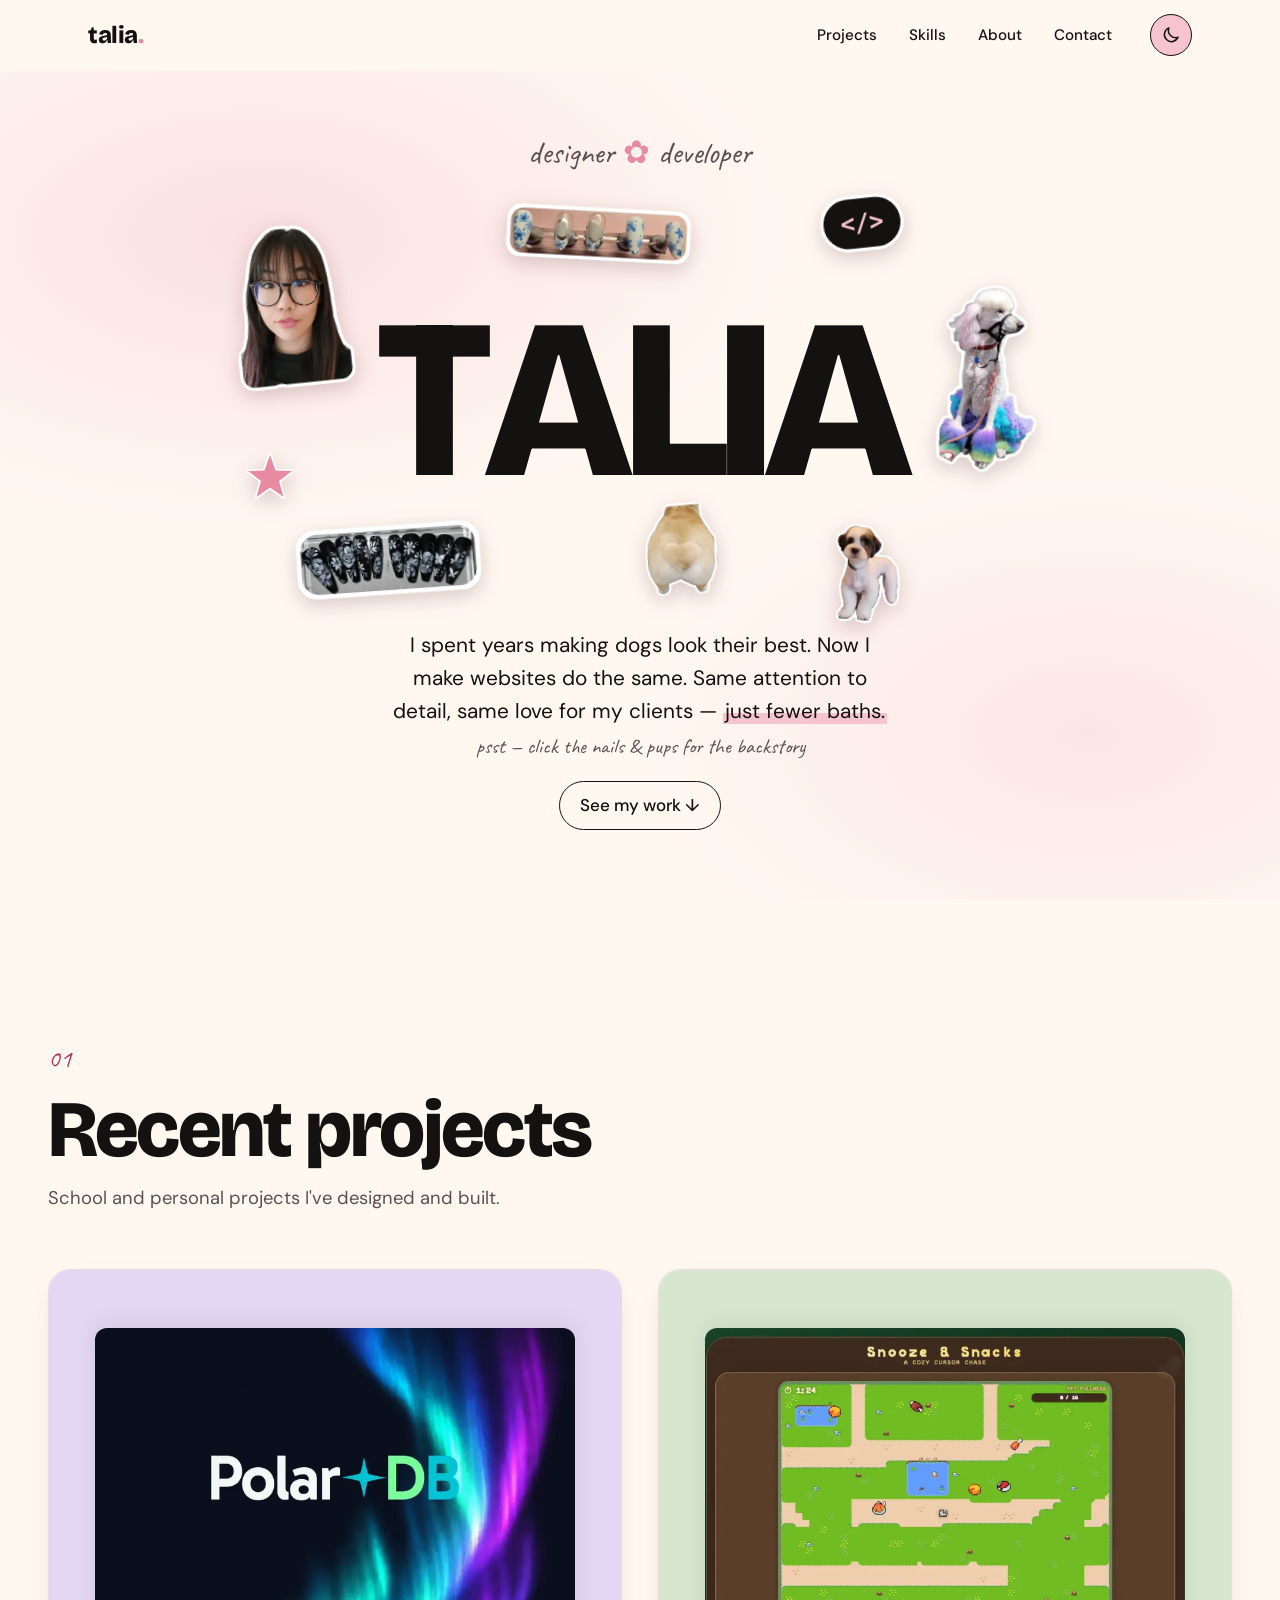
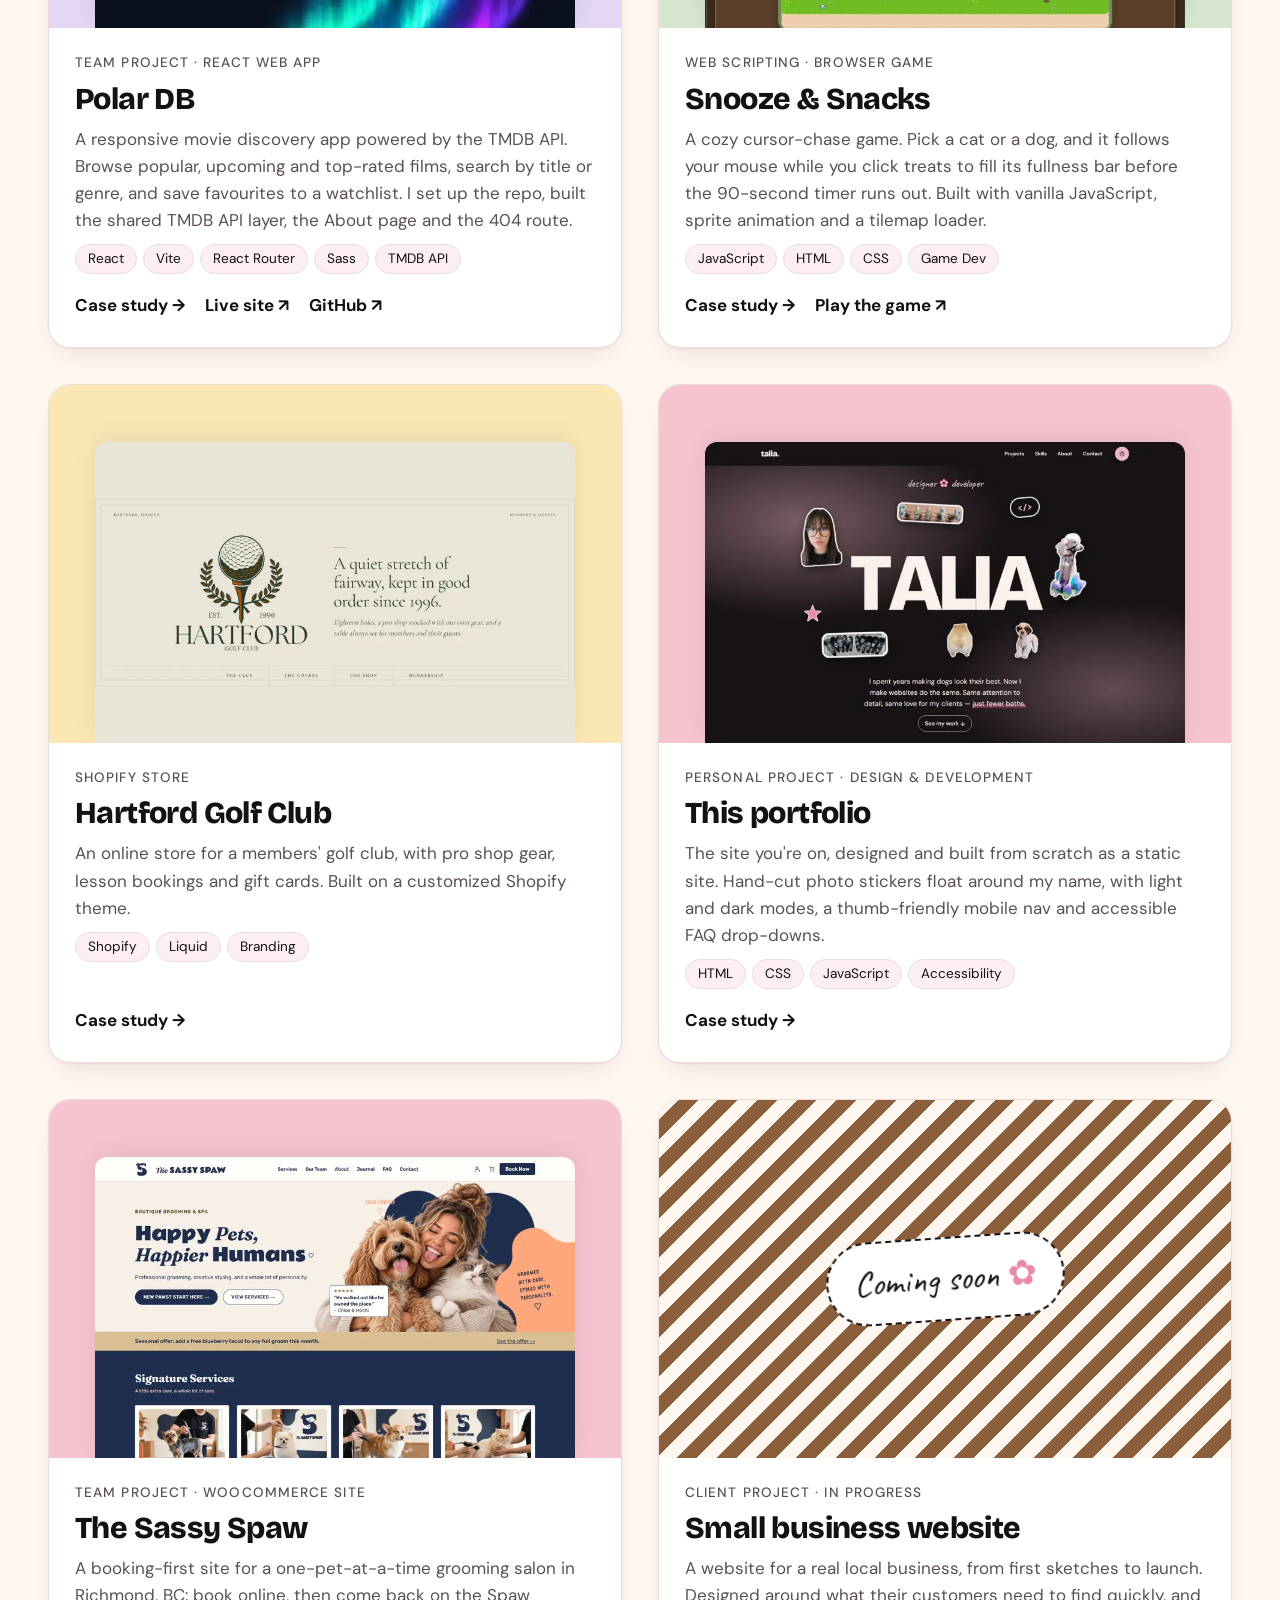
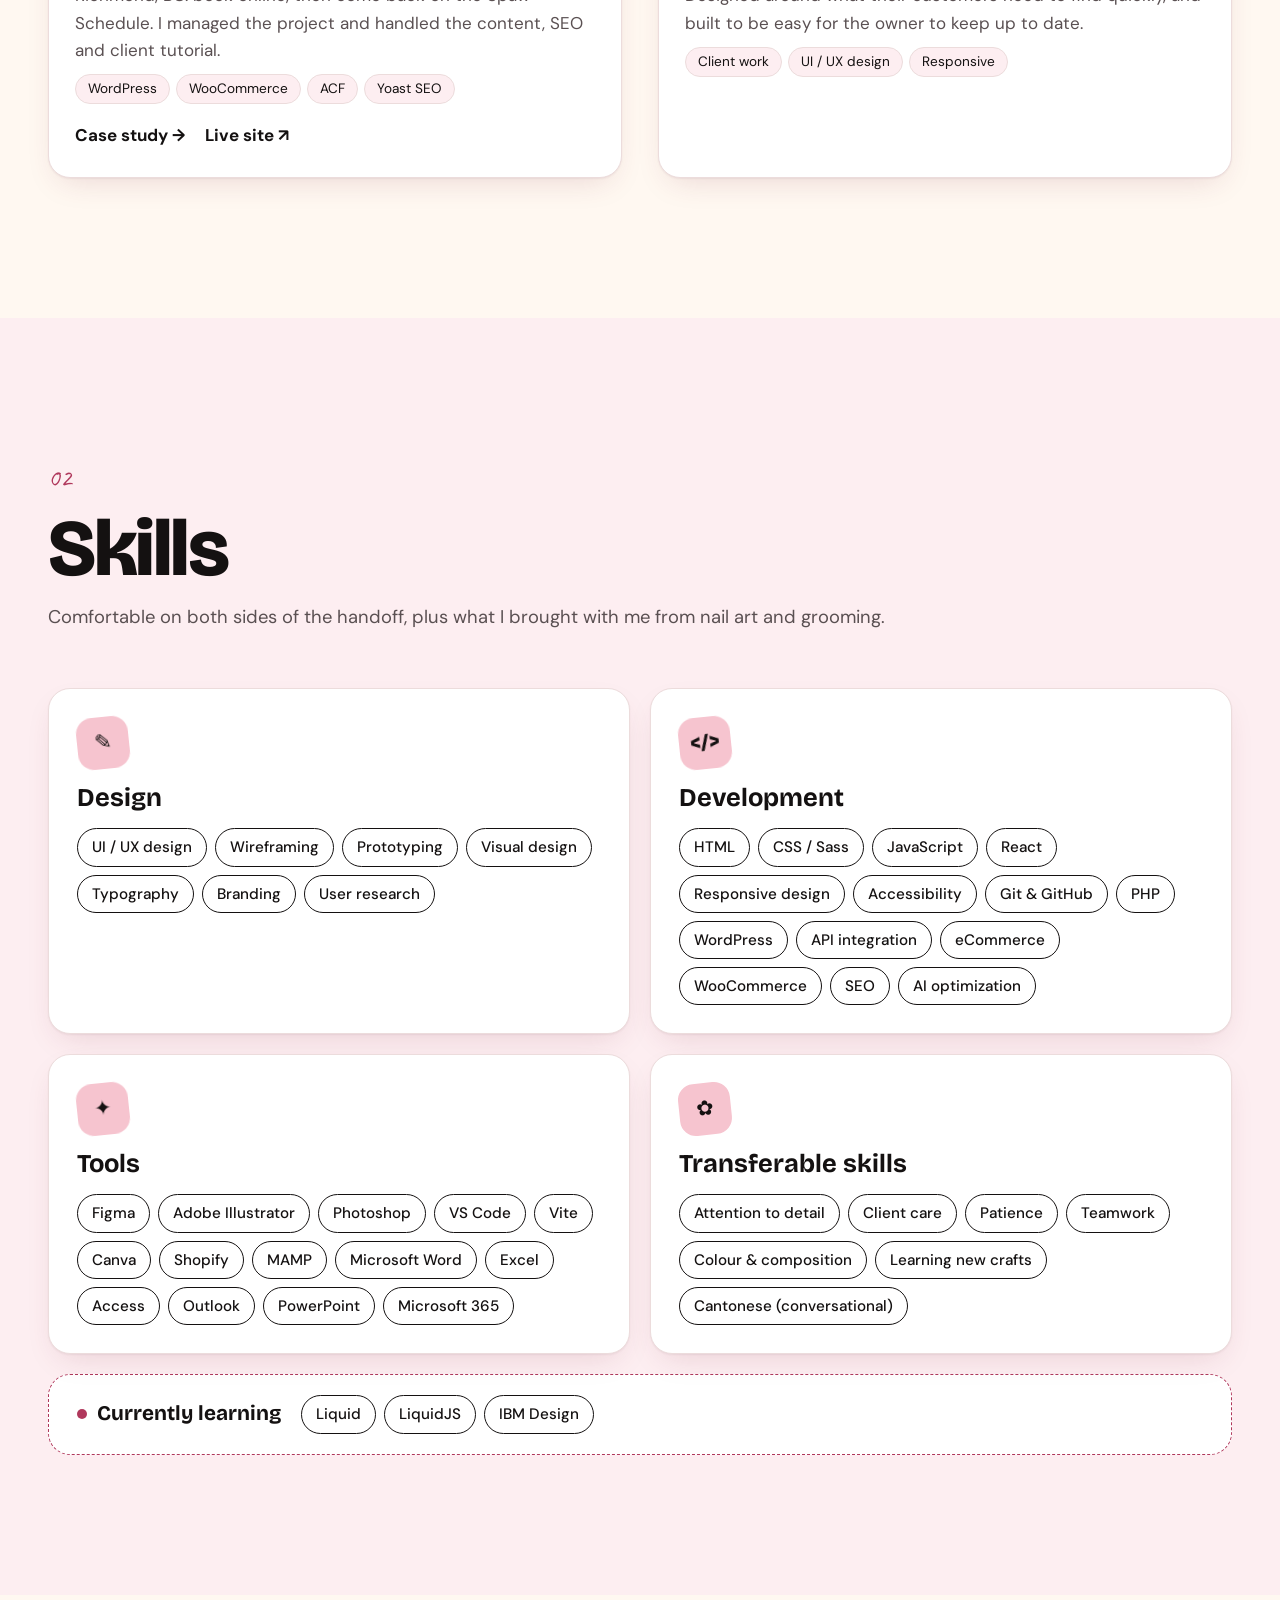
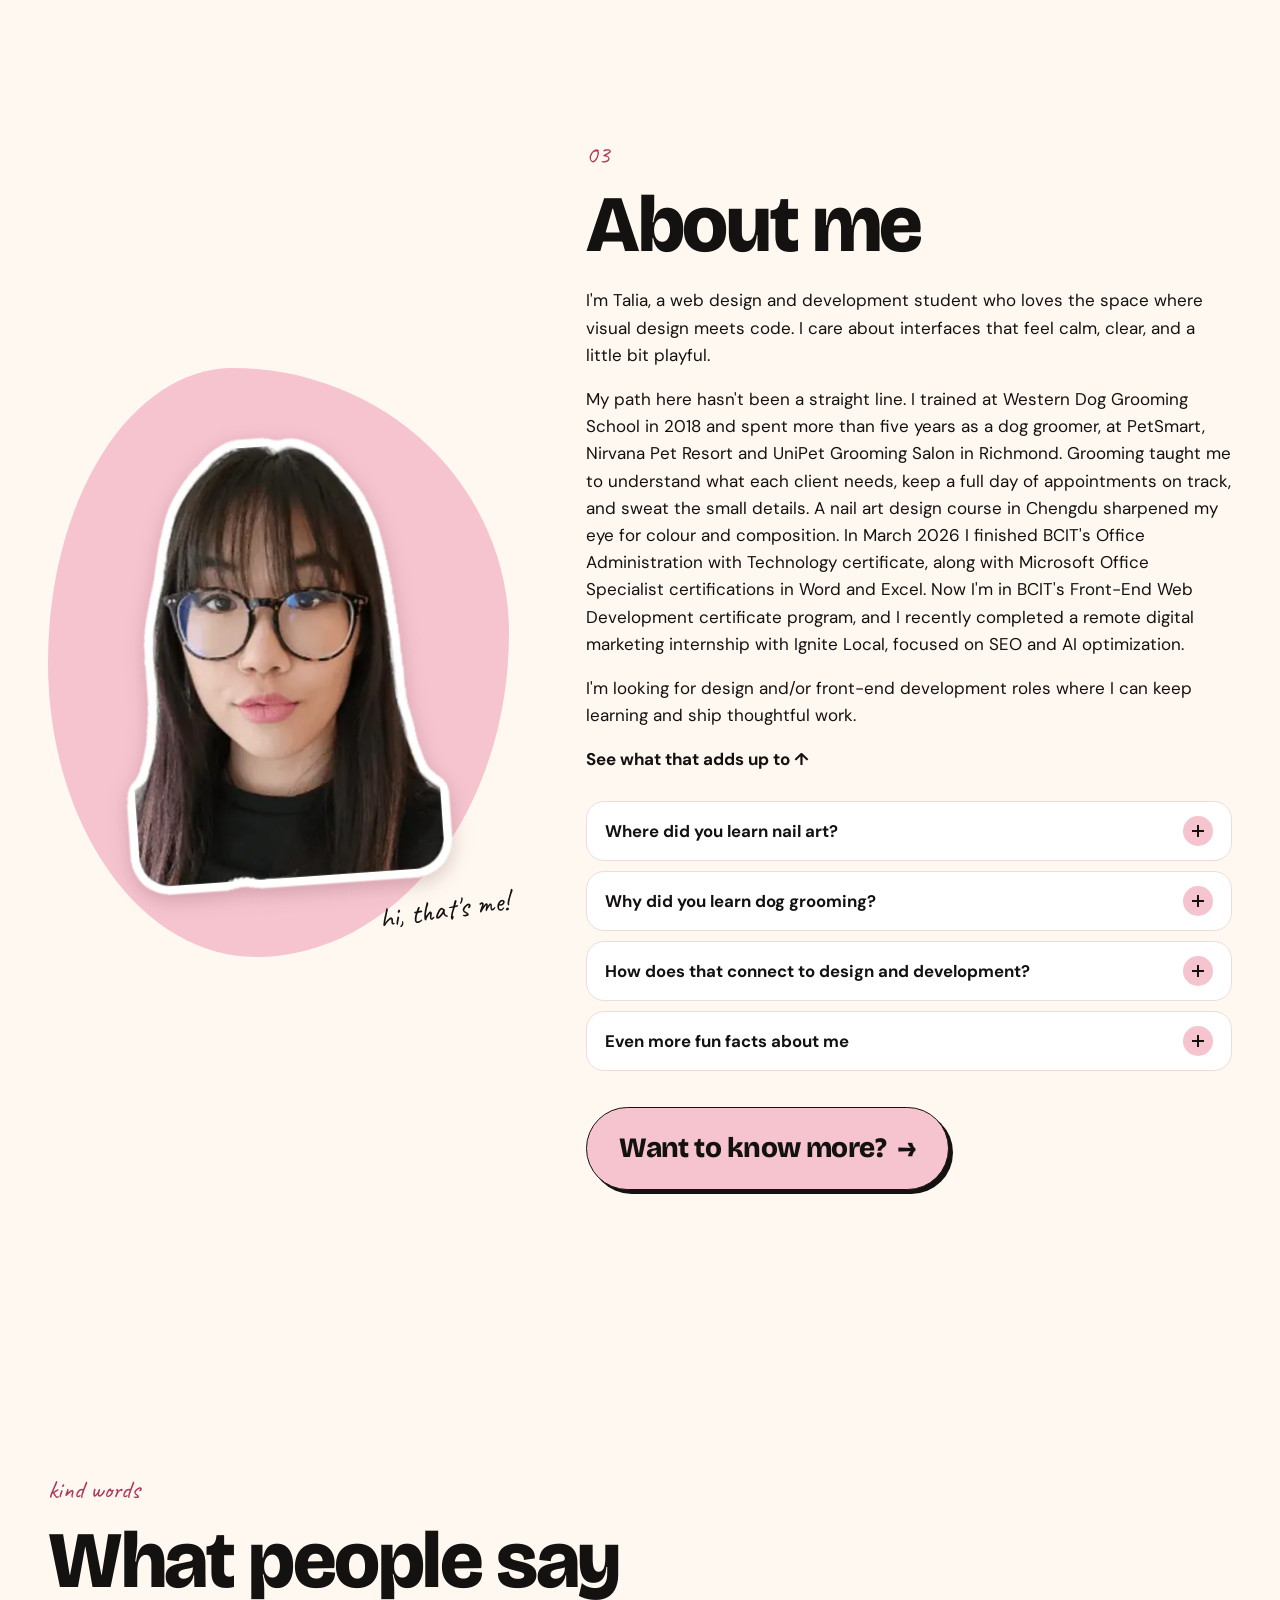
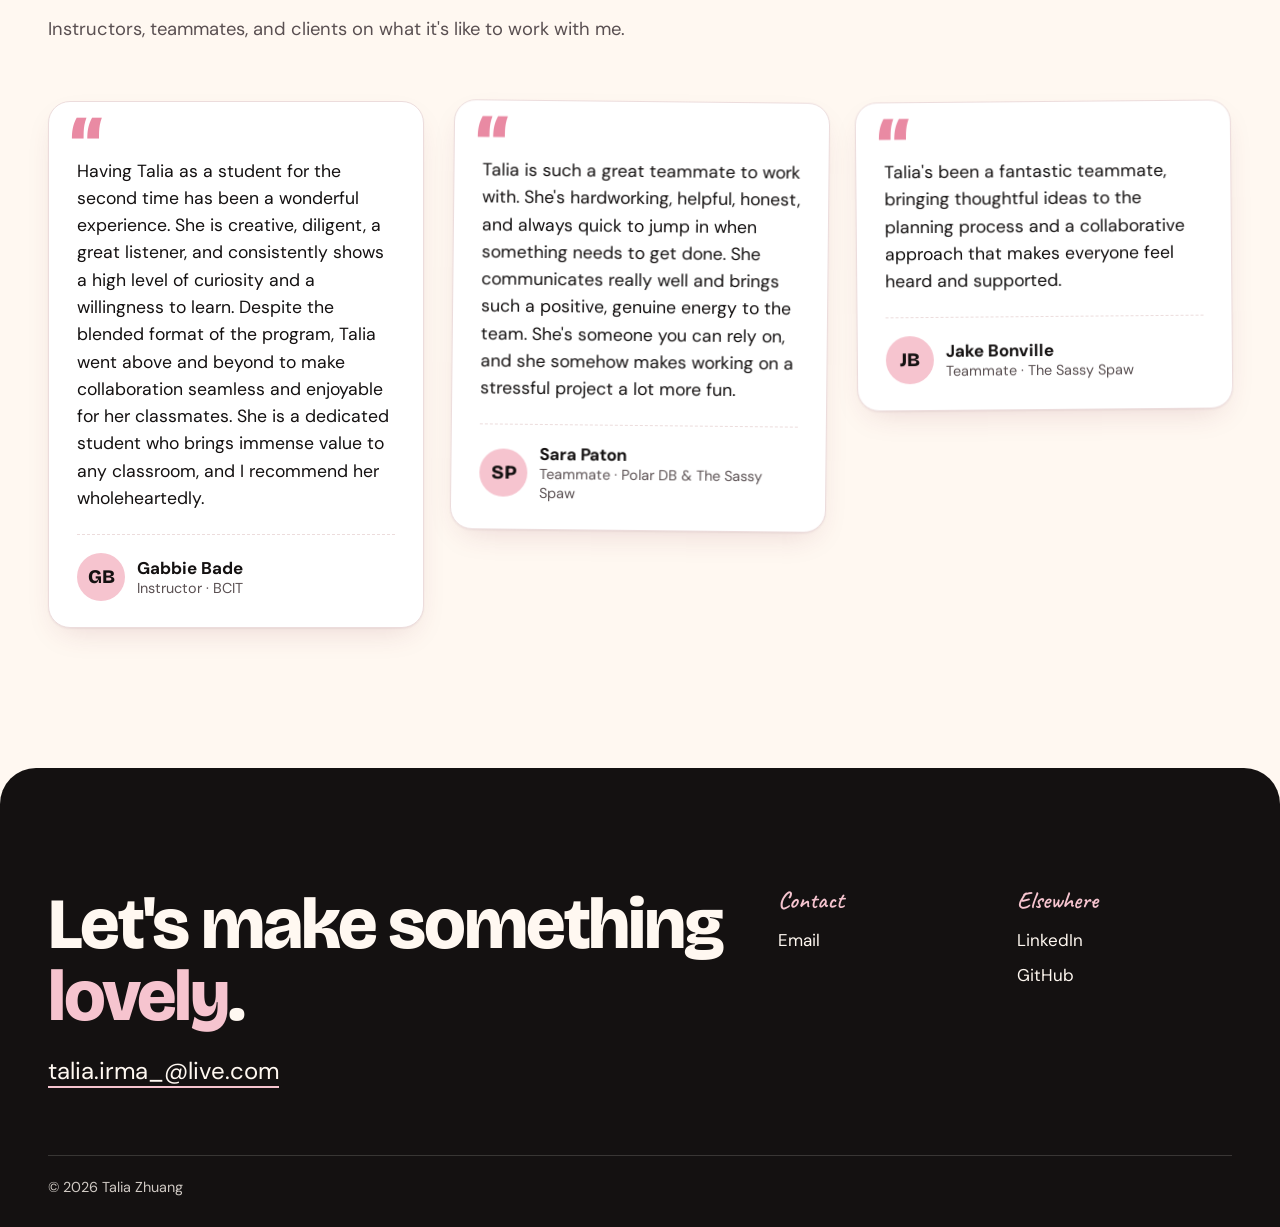
<file: index.html>
<!doctype html>
<html lang="en">
  <head>
    <meta charset="UTF-8" />
    <meta
      name="viewport"
      content="width=device-width, initial-scale=1.0, viewport-fit=cover"
    />
    <title>Talia Zhuang — Designer &amp; Developer</title>
    <meta
      name="description"
      content="Portfolio of Talia Zhuang, a dog groomer turned web designer and front-end developer, building thoughtful, accessible websites."
    />

    <link rel="canonical" href="https://tahleeuh.com/" />

    <!-- Icons -->
    <link rel="icon" href="assets/icons/favicon.ico" sizes="any" />
    <link rel="icon" href="assets/icons/favicon.svg" type="image/svg+xml" />
    <link
      rel="icon"
      href="assets/icons/favicon-32.png"
      type="image/png"
      sizes="32x32"
    />
    <link rel="apple-touch-icon" href="assets/icons/apple-touch-icon.png" />
    <meta
      name="theme-color"
      content="#fff8f1"
      media="(prefers-color-scheme: light)"
    />
    <meta
      name="theme-color"
      content="#171214"
      media="(prefers-color-scheme: dark)"
    />

    <!-- Link previews (LinkedIn, Slack, iMessage, etc.) -->
    <meta property="og:type" content="website" />
    <meta
      property="og:site_name"
      content="Talia Zhuang — Designer &amp; Developer"
    />
    <meta
      property="og:title"
      content="Talia Zhuang — Designer &amp; Developer"
    />
    <meta
      property="og:description"
      content="Portfolio of Talia Zhuang, a dog groomer turned web designer and front-end developer, building thoughtful, accessible websites."
    />
    <meta property="og:url" content="https://tahleeuh.com/" />
    <meta
      property="og:image"
      content="https://tahleeuh.com/assets/og/home.jpg"
    />
    <meta property="og:image:width" content="1200" />
    <meta property="og:image:height" content="630" />
    <meta
      property="og:image:alt"
      content="The name TALIA surrounded by floating photo stickers of nail art and groomed dogs"
    />
    <meta name="twitter:card" content="summary_large_image" />

    <!-- Who this site is about, for search engines -->
    <script type="application/ld+json">
      {
        "@context": "https://schema.org",
        "@type": "Person",
        "name": "Talia Zhuang",
        "givenName": "Talia",
        "familyName": "Zhuang",
        "jobTitle": "Web Designer & Front-End Developer",
        "url": "https://tahleeuh.com/",
        "email": "mailto:talia.irma_@live.com",
        "sameAs": [
          "https://www.linkedin.com/in/talia-lhi-zhuang/",
          "https://github.com/taliaairma"
        ]
      }
    </script>

    <!-- Set the theme before paint so there's no flash of the wrong mode -->
    <script>
      (function () {
        var saved = null;
        try {
          saved = localStorage.getItem('theme');
        } catch (e) {}
        if (saved === 'light' || saved === 'dark') {
          document.documentElement.setAttribute('data-theme', saved);
        }
      })();
    </script>

    <link rel="preconnect" href="https://fonts.googleapis.com" />
    <link rel="preconnect" href="https://fonts.gstatic.com" crossorigin />
    <!-- Fonts load without blocking the first paint; text shows in a fallback font until they arrive -->
    <link
      rel="preload"
      href="https://fonts.googleapis.com/css2?family=Bricolage+Grotesque:opsz,wght@12..96,400;12..96,600;12..96,800&family=Caveat:wght@600&family=DM+Sans:opsz,wght@9..40,400;9..40,500;9..40,700&display=swap"
      as="style"
      onload="
        this.onload = null;
        this.rel = 'stylesheet';
      "
    />
    <noscript
      ><link
        rel="stylesheet"
        href="https://fonts.googleapis.com/css2?family=Bricolage+Grotesque:opsz,wght@12..96,400;12..96,600;12..96,800&family=Caveat:wght@600&family=DM+Sans:opsz,wght@9..40,400;9..40,500;9..40,700&display=swap"
    /></noscript>
    <link rel="stylesheet" href="css/styles.css?v=6" />
  </head>
  <body>
    <a class="skip-link" href="#main">Skip to content</a>

    <!-- ============ HEADER ============ -->
    <header class="site-header">
      <nav class="nav" aria-label="Main">
        <a class="nav__logo" href="#top"
          >talia<span aria-hidden="true">.</span></a
        >
        <ul class="nav__links">
          <li><a href="#projects">Projects</a></li>
          <li><a href="#skills">Skills</a></li>
          <li><a href="#about">About</a></li>
          <li><a href="#contact">Contact</a></li>
        </ul>
        <button
          class="theme-toggle"
          type="button"
          data-theme-toggle
          aria-label="Switch to dark mode"
        >
          <svg class="icon-moon" viewBox="0 0 24 24" aria-hidden="true">
            <path d="M20.5 14.5A8.5 8.5 0 0 1 9.5 3.5a8.5 8.5 0 1 0 11 11Z" />
          </svg>
          <svg class="icon-sun" viewBox="0 0 24 24" aria-hidden="true">
            <circle cx="12" cy="12" r="4.5" />
            <path
              d="M12 1.5v3M12 19.5v3M1.5 12h3M19.5 12h3M4.6 4.6l2.1 2.1M17.3 17.3l2.1 2.1M4.6 19.4l2.1-2.1M17.3 6.7l2.1-2.1"
            />
          </svg>
        </button>
      </nav>
    </header>

    <!-- ============ THUMB NAV (phones only) ============ -->
    <nav class="thumb-nav" aria-label="Sections">
      <ul>
        <li>
          <a href="#projects">
            <svg viewBox="0 0 24 24" aria-hidden="true">
              <rect x="3.5" y="3.5" width="7" height="7" rx="2" />
              <rect x="13.5" y="3.5" width="7" height="7" rx="2" />
              <rect x="3.5" y="13.5" width="7" height="7" rx="2" />
              <rect x="13.5" y="13.5" width="7" height="7" rx="2" />
            </svg>
            <span>Work</span></a
          >
        </li>
        <li>
          <a href="#skills">
            <svg viewBox="0 0 24 24" aria-hidden="true">
              <path
                d="M12 3l2.2 5.8L20 11l-5.8 2.2L12 19l-2.2-5.8L4 11l5.8-2.2Z"
              />
            </svg>
            <span>Skills</span></a
          >
        </li>
        <li>
          <a href="#about">
            <svg viewBox="0 0 24 24" aria-hidden="true">
              <circle cx="12" cy="8.5" r="4" />
              <path d="M4.5 20.5c1.2-3.9 4.1-6 7.5-6s6.3 2.1 7.5 6" />
            </svg>
            <span>About</span></a
          >
        </li>
        <li>
          <a href="#contact">
            <svg viewBox="0 0 24 24" aria-hidden="true">
              <rect x="3" y="5.5" width="18" height="13" rx="3" />
              <path d="m4 7.5 8 6 8-6" />
            </svg>
            <span>Contact</span></a
          >
        </li>
        <li>
          <button
            type="button"
            class="thumb-nav__theme"
            data-theme-toggle
            aria-label="Switch to dark mode"
          >
            <svg class="icon-moon" viewBox="0 0 24 24" aria-hidden="true">
              <path d="M20.5 14.5A8.5 8.5 0 0 1 9.5 3.5a8.5 8.5 0 1 0 11 11Z" />
            </svg>
            <svg class="icon-sun" viewBox="0 0 24 24" aria-hidden="true">
              <circle cx="12" cy="12" r="4.5" />
              <path
                d="M12 1.5v3M12 19.5v3M1.5 12h3M19.5 12h3M4.6 4.6l2.1 2.1M17.3 17.3l2.1 2.1M4.6 19.4l2.1-2.1M17.3 6.7l2.1-2.1"
              />
            </svg>
            <span class="thumb-nav__theme-text" aria-hidden="true">Dark</span>
          </button>
        </li>
      </ul>
    </nav>

    <main id="main">
      <!-- ============ HERO ============ -->
      <section class="hero" id="top" aria-labelledby="hero-title">
        <p class="hero__eyebrow">
          designer <span aria-hidden="true">✿</span> developer
        </p>

        <div class="hero__stage">
          <h1 class="hero__name" id="hero-title" aria-label="Talia">
            <span aria-hidden="true">T</span><span aria-hidden="true">A</span
            ><span aria-hidden="true">L</span><span aria-hidden="true">I</span
            ><span aria-hidden="true">A</span>
          </h1>

          <a
            class="sticker"
            style="
              --x: 1%;
              --y: 8%;
              --w: 15%;
              --xs: 4%;
              --ys: 0%;
              --ws: 21%;
              --r: -6deg;
            "
            ><img
              src="assets/stickers/sticker-me.webp"
              alt="Portrait of Talia in round tortoiseshell glasses"
              width="438"
              height="597"
          /></a>
          <a
            class="sticker"
            href="#nail-art"
            style="
              --x: 34%;
              --y: 5%;
              --w: 22%;
              --xs: 36%;
              --ys: 1%;
              --ws: 36%;
              --r: 3deg;
            "
            ><img
              src="assets/stickers/sticker-nails-blue.webp"
              srcset="
                assets/stickers/sticker-nails-blue-160.webp 160w,
                assets/stickers/sticker-nails-blue-320.webp 320w,
                assets/stickers/sticker-nails-blue-480.webp 480w,
                assets/stickers/sticker-nails-blue.webp     798w
              "
              sizes="(min-width: 1025px) 242px, (min-width: 641px) and (orientation: landscape) 22vw, 36vw"
              alt="Blue watercolour flower nails I designed and hand-painted. Read about my nail art"
              width="798"
              height="233"
          /></a>
          <a
            class="sticker"
            style="
              --x: 71%;
              --y: -2%;
              --w: 11%;
              --xs: 74%;
              --ys: 9%;
              --ws: 22%;
              --r: -6deg;
            "
            ><img
              src="assets/stickers/sticker-code.svg"
              alt="Sticker: code brackets"
              width="200"
              height="200"
          /></a>
          <a
            class="sticker"
            href="#dog-grooming"
            style="
              --x: 84%;
              --y: 21%;
              --w: 15%;
              --xs: 74%;
              --ys: 65%;
              --ws: 17%;
              --r: 6deg;
            "
            ><img
              src="assets/stickers/sticker-poodle.webp"
              srcset="
                assets/stickers/sticker-poodle-160.webp 160w,
                assets/stickers/sticker-poodle-320.webp 320w,
                assets/stickers/sticker-poodle-480.webp 480w,
                assets/stickers/sticker-poodle.webp     552w
              "
              sizes="(min-width: 1025px) 165px, (min-width: 641px) and (orientation: landscape) 15vw, 17vw"
              alt="Poodle in a tutu with rainbow-dyed legs. Read why I learned dog grooming"
              width="552"
              height="899"
          /></a>
          <a
            class="sticker"
            href="#nail-art"
            style="
              --x: 9%;
              --y: 79%;
              --w: 22%;
              --xs: 2%;
              --ys: 66%;
              --ws: 38%;
              --r: -4deg;
            "
            ><img
              src="assets/stickers/sticker-nails-black.webp"
              srcset="
                assets/stickers/sticker-nails-black-160.webp 160w,
                assets/stickers/sticker-nails-black-320.webp 320w,
                assets/stickers/sticker-nails-black-480.webp 480w,
                assets/stickers/sticker-nails-black.webp     804w
              "
              sizes="(min-width: 1025px) 242px, (min-width: 641px) and (orientation: landscape) 22vw, 38vw"
              alt="Black nails with white flowers I designed and hand-painted. Read about my nail art"
              width="804"
              height="303"
          /></a>
          <a
            class="sticker"
            href="#dog-grooming"
            style="
              --x: 72%;
              --y: 77%;
              --w: 11%;
              --xs: 50%;
              --ys: 14%;
              --ws: 16%;
              --r: 5deg;
            "
            ><img
              src="assets/stickers/sticker-groom-dog.webp"
              srcset="
                assets/stickers/sticker-groom-dog-160.webp 160w,
                assets/stickers/sticker-groom-dog-320.webp 320w,
                assets/stickers/sticker-groom-dog.webp     486w
              "
              sizes="(min-width: 1025px) 121px, (min-width: 641px) and (orientation: landscape) 11vw, 16vw"
              alt="Freshly groomed fluffy dog. Read why I learned dog grooming"
              width="486"
              height="580"
          /></a>
          <a
            class="sticker"
            href="#dog-grooming"
            style="
              --x: 50%;
              --y: 73%;
              --w: 10%;
              --xs: 44%;
              --ys: 63%;
              --ws: 18%;
              --r: -5deg;
            "
            ><img
              src="assets/stickers/sticker-groom-corgi.webp"
              srcset="
                assets/stickers/sticker-groom-corgi-160.webp 160w,
                assets/stickers/sticker-groom-corgi-320.webp 320w,
                assets/stickers/sticker-groom-corgi-480.webp 480w,
                assets/stickers/sticker-groom-corgi.webp     598w
              "
              sizes="(min-width: 1025px) 110px, (min-width: 641px) and (orientation: landscape) 10vw, 18vw"
              alt="Corgi groomed with a heart on its rump. Read why I learned dog grooming"
              width="598"
              height="719"
          /></a>
          <a
            class="sticker"
            style="
              --x: 3%;
              --y: 62%;
              --w: 6%;
              --xs: 36%;
              --ys: 19%;
              --ws: 9%;
              --r: 0deg;
            "
            ><img
              src="assets/stickers/sticker-star.svg"
              alt=""
              width="200"
              height="200"
          /></a>
        </div>

        <p class="hero__tagline">
          I spent years making dogs look their best. Now I make websites do the
          same. Same attention to detail, same love for my clients —
          <em>just fewer baths.</em>
          <span class="hero__hint" aria-hidden="true"
            >psst — <span class="hint-click">click</span
            ><span class="hint-tap">tap</span> the nails &amp; pups for the
            backstory</span
          >
        </p>
        <a class="scroll-cue" href="#projects"
          >See my work <span aria-hidden="true">↓</span></a
        >
      </section>

      <!-- ============ PROJECTS ============ -->
      <section class="section" id="projects" aria-labelledby="projects-title">
        <div class="section__head">
          <p class="section__kicker">01</p>
          <h2 class="section__title" id="projects-title">Recent projects</h2>
          <p class="section__intro">
            School and personal projects I've designed and built.
          </p>
        </div>

        <div class="projects">
          <article class="project reveal">
            <div class="project__media" style="--tint: var(--lilac)">
              <img
                src="assets/projects/polar-db.webp"
                srcset="
                  assets/projects/polar-db-480.webp  480w,
                  assets/projects/polar-db-800.webp  800w,
                  assets/projects/polar-db.webp     1200w
                "
                sizes="(min-width: 960px) 590px, 100vw"
                alt="Polar DB wordmark over a teal and purple aurora"
                width="1200"
                height="750"
                loading="lazy"
              />
            </div>
            <div class="project__body">
              <p class="project__meta">Team Project · React Web App</p>
              <h3 class="project__title">Polar DB</h3>
              <p class="project__desc">
                A responsive movie discovery app powered by the TMDB API. Browse
                popular, upcoming and top-rated films, search by title or genre,
                and save favourites to a watchlist. I set up the repo, built the
                shared TMDB API layer, the About page and the 404 route.
              </p>
              <ul class="tags">
                <li>React</li>
                <li>Vite</li>
                <li>React Router</li>
                <li>Sass</li>
                <li>TMDB API</li>
              </ul>
              <div class="project__links">
                <a href="projects/polar-db.html" class="link-arrow"
                  >Case study <span aria-hidden="true">→</span></a
                >
                <a
                  href="https://tahleeuh.com/polar-db"
                  class="link-arrow"
                  target="_blank"
                  rel="noopener"
                  >Live site <span aria-hidden="true">↗</span
                  ><span class="visually-hidden"> (opens in a new tab)</span></a
                >
                <a
                  href="https://github.com/francescalulo/polar-db"
                  class="link-arrow"
                  target="_blank"
                  rel="noopener"
                  >GitHub <span aria-hidden="true">↗</span
                  ><span class="visually-hidden"> (opens in a new tab)</span></a
                >
              </div>
            </div>
          </article>

          <article class="project reveal">
            <div class="project__media" style="--tint: var(--sage)">
              <img
                src="assets/projects/snooze-n-snacks.webp"
                srcset="
                  assets/projects/snooze-n-snacks-480.webp  480w,
                  assets/projects/snooze-n-snacks-800.webp  800w,
                  assets/projects/snooze-n-snacks.webp     1200w
                "
                sizes="(min-width: 960px) 590px, 100vw"
                alt="Snooze &amp; Snacks game screen: a pixel-art park map with treats scattered along the paths"
                width="1200"
                height="750"
                loading="lazy"
              />
            </div>
            <div class="project__body">
              <p class="project__meta">Web Scripting · Browser Game</p>
              <h3 class="project__title">Snooze &amp; Snacks</h3>
              <p class="project__desc">
                A cozy cursor-chase game. Pick a cat or a dog, and it follows
                your mouse while you click treats to fill its fullness bar
                before the 90-second timer runs out. Built with vanilla
                JavaScript, sprite animation and a tilemap loader.
              </p>
              <ul class="tags">
                <li>JavaScript</li>
                <li>HTML</li>
                <li>CSS</li>
                <li>Game Dev</li>
              </ul>
              <div class="project__links">
                <a href="projects/snooze-n-snacks.html" class="link-arrow"
                  >Case study <span aria-hidden="true">→</span></a
                >
                <a
                  href="https://tahleeuh.com/snooze-n-snacks"
                  class="link-arrow"
                  target="_blank"
                  rel="noopener"
                  >Play the game <span aria-hidden="true">↗</span
                  ><span class="visually-hidden"> (opens in a new tab)</span></a
                >
              </div>
            </div>
          </article>

          <article class="project reveal">
            <div class="project__media" style="--tint: var(--butter)">
              <img
                src="assets/projects/hartford-golf-club.webp"
                srcset="
                  assets/projects/hartford-golf-club-480.webp  480w,
                  assets/projects/hartford-golf-club-800.webp  800w,
                  assets/projects/hartford-golf-club.webp     1200w
                "
                sizes="(min-width: 960px) 590px, 100vw"
                alt="Hartford Golf Club store homepage with a golf-ball crest and the line: A quiet stretch of fairway, kept in good order since 1996"
                width="1200"
                height="750"
                loading="lazy"
              />
            </div>
            <div class="project__body">
              <p class="project__meta">Shopify Store</p>
              <h3 class="project__title">Hartford Golf Club</h3>
              <p class="project__desc">
                An online store for a members' golf club, with pro shop gear,
                lesson bookings and gift cards. Built on a customized Shopify
                theme.
              </p>
              <ul class="tags">
                <li>Shopify</li>
                <li>Liquid</li>
                <li>Branding</li>
              </ul>
              <div class="project__links">
                <a href="projects/hartford-golf-club.html" class="link-arrow"
                  >Case study <span aria-hidden="true">→</span></a
                >
              </div>
            </div>
          </article>

          <article class="project reveal">
            <div class="project__media" style="--tint: var(--pink)">
              <img
                src="assets/projects/talia-portfolio.webp"
                srcset="
                  assets/projects/talia-portfolio-480.webp  480w,
                  assets/projects/talia-portfolio-800.webp  800w,
                  assets/projects/talia-portfolio.webp     1200w
                "
                sizes="(min-width: 960px) 590px, 100vw"
                alt="This portfolio's hero in dark mode: the name TALIA surrounded by floating photo stickers"
                width="1200"
                height="750"
                loading="lazy"
              />
            </div>
            <div class="project__body">
              <p class="project__meta">
                Personal Project · Design &amp; Development
              </p>
              <h3 class="project__title">This portfolio</h3>
              <p class="project__desc">
                The site you're on, designed and built from scratch as a static
                site. Hand-cut photo stickers float around my name, with light
                and dark modes, a thumb-friendly mobile nav and accessible FAQ
                drop-downs.
              </p>
              <ul class="tags">
                <li>HTML</li>
                <li>CSS</li>
                <li>JavaScript</li>
                <li>Accessibility</li>
              </ul>
              <div class="project__links">
                <a href="projects/talia-portfolio.html" class="link-arrow"
                  >Case study <span aria-hidden="true">→</span></a
                >
              </div>
            </div>
          </article>

          <article class="project reveal">
            <div class="project__media" style="--tint: var(--pink)">
              <img
                src="assets/projects/the-sassy-spaw.webp"
                srcset="
                  assets/projects/the-sassy-spaw-480.webp  480w,
                  assets/projects/the-sassy-spaw-800.webp  800w,
                  assets/projects/the-sassy-spaw.webp     1200w
                "
                sizes="(min-width: 960px) 590px, 100vw"
                alt="The Sassy Spaw home page: Happy Pets, Happier Humans, beside a smiling woman hugging a dog and a cat"
                width="1200"
                height="750"
                loading="lazy"
              />
            </div>
            <div class="project__body">
              <p class="project__meta">Team Project · WooCommerce Site</p>
              <h3 class="project__title">The Sassy Spaw</h3>
              <p class="project__desc">
                A booking-first site for a one-pet-at-a-time grooming salon in
                Richmond, BC: book online, then come back on the Spaw Schedule.
                I managed the project and handled the content, SEO and client
                tutorial.
              </p>
              <ul class="tags">
                <li>WordPress</li>
                <li>WooCommerce</li>
                <li>ACF</li>
                <li>Yoast SEO</li>
              </ul>
              <div class="project__links">
                <a href="projects/the-sassy-spaw.html" class="link-arrow"
                  >Case study <span aria-hidden="true">→</span></a
                >
                <a
                  href="https://sassyspaw.bcitwebdeveloper.ca/"
                  class="link-arrow"
                  target="_blank"
                  rel="noopener"
                  >Live site <span aria-hidden="true">↗</span
                  ><span class="visually-hidden"> (opens in a new tab)</span></a
                >
              </div>
            </div>
          </article>

          <article class="project project--soon reveal">
            <div
              class="project__media project__media--soon project__media--cocoa"
              aria-hidden="true"
            >
              <span class="soon-badge">Coming soon <span>✿</span></span>
            </div>
            <div class="project__body">
              <p class="project__meta">Client project · In progress</p>
              <h3 class="project__title">Small business website</h3>
              <p class="project__desc">
                A website for a real local business, from first sketches to
                launch. Designed around what their customers need to find
                quickly, and built to be easy for the owner to keep up to date.
              </p>
              <ul class="tags">
                <li>Client work</li>
                <li>UI / UX design</li>
                <li>Responsive</li>
              </ul>
            </div>
          </article>
        </div>
      </section>

      <!-- ============ SKILLS ============ -->
      <section
        class="section section--tinted"
        id="skills"
        aria-labelledby="skills-title"
      >
        <div class="section__head">
          <p class="section__kicker">02</p>
          <h2 class="section__title" id="skills-title">Skills</h2>
          <p class="section__intro">
            Comfortable on both sides of the handoff, plus what I brought with
            me from nail art and grooming.
          </p>
        </div>

        <div class="skills">
          <div class="skill-card reveal">
            <span class="skill-card__icon" aria-hidden="true">✎</span>
            <h3>Design</h3>
            <ul class="chips">
              <li>UI / UX design</li>
              <li>Wireframing</li>
              <li>Prototyping</li>
              <li>Visual design</li>
              <li>Typography</li>
              <li>Branding</li>
              <li>User research</li>
            </ul>
          </div>
          <div class="skill-card reveal">
            <span class="skill-card__icon" aria-hidden="true">&lt;/&gt;</span>
            <h3>Development</h3>
            <ul class="chips">
              <li>HTML</li>
              <li>CSS / Sass</li>
              <li>JavaScript</li>
              <li>React</li>
              <li>Responsive design</li>
              <li>Accessibility</li>
              <li>Git &amp; GitHub</li>
              <li>PHP</li>
              <li>WordPress</li>
              <li>API integration</li>
              <li>eCommerce</li>
              <li>WooCommerce</li>
              <li>SEO</li>
              <li>AI optimization</li>
            </ul>
          </div>
          <div class="skill-card reveal">
            <span class="skill-card__icon" aria-hidden="true">✦</span>
            <h3>Tools</h3>
            <ul class="chips">
              <li>Figma</li>
              <li>Adobe Illustrator</li>
              <li>Photoshop</li>
              <li>VS Code</li>
              <li>Vite</li>
              <li>Canva</li>
              <li>Shopify</li>
              <li>MAMP</li>
              <li>Microsoft Word</li>
              <li>Excel</li>
              <li>Access</li>
              <li>Outlook</li>
              <li>PowerPoint</li>
              <li>Microsoft 365</li>
            </ul>
          </div>
          <div class="skill-card reveal">
            <span class="skill-card__icon" aria-hidden="true">✿</span>
            <h3>Transferable skills</h3>
            <ul class="chips">
              <li>Attention to detail</li>
              <li>Client care</li>
              <li>Patience</li>
              <li>Teamwork</li>
              <li>Colour &amp; composition</li>
              <li>Learning new crafts</li>
              <li>Cantonese (conversational)</li>
            </ul>
          </div>
        </div>

        <div class="learning reveal">
          <h3 class="learning__title">
            <span class="learning__dot" aria-hidden="true"></span>Currently
            learning
          </h3>
          <ul class="chips">
            <li>Liquid</li>
            <li>LiquidJS</li>
            <li>IBM Design</li>
          </ul>
        </div>
      </section>

      <!-- ============ ABOUT ============ -->
      <section class="section" id="about" aria-labelledby="about-title">
        <div class="about">
          <div class="about__photo reveal">
            <img
              src="assets/stickers/sticker-me.webp"
              alt="Portrait of Talia in round tortoiseshell glasses"
              width="438"
              height="597"
            />
            <p class="about__note" aria-hidden="true">hi, that's me!</p>
          </div>
          <div class="about__text reveal">
            <p class="section__kicker">03</p>
            <h2 class="section__title" id="about-title">About me</h2>
            <p>
              I'm Talia, a web design and development student who loves the
              space where visual design meets code. I care about interfaces that
              feel calm, clear, and a little bit playful.
            </p>
            <p>
              My path here hasn't been a straight line. I trained at Western Dog
              Grooming School in 2018 and spent more than five years as a dog
              groomer, at PetSmart, Nirvana Pet Resort and UniPet Grooming Salon
              in Richmond. Grooming taught me to understand what each client
              needs, keep a full day of appointments on track, and sweat the
              small details. A nail art design course in Chengdu sharpened my
              eye for colour and composition. In March 2026 I finished BCIT's
              Office Administration with Technology certificate, along with
              Microsoft Office Specialist certifications in Word and Excel. Now
              I'm in BCIT's Front-End Web Development certificate program, and I
              recently completed a remote digital marketing internship with
              Ignite Local, focused on SEO and AI optimization.
            </p>
            <p>
              I'm looking for design and/or front-end development roles where I
              can keep learning and ship thoughtful work.
            </p>
            <p>
              <a class="link-arrow" href="#skills"
                >See what that adds up to <span aria-hidden="true">↑</span></a
              >
            </p>

            <div class="faq">
              <details class="faq__item" id="nail-art">
                <summary class="faq__q">Where did you learn nail art?</summary>
                <div class="faq__a">
                  <p>
                    Before my career change into web design and development, I
                    took a course in nail art design in Chengdu, China. The nail
                    sets in the stickers up top are my own designs, and I
                    hand-painted every one.
                  </p>
                </div>
              </details>

              <details class="faq__item" id="dog-grooming">
                <summary class="faq__q">
                  Why did you learn dog grooming?
                </summary>
                <div class="faq__a">
                  <p>
                    In 2018 I took a dog grooming course for my late poodle,
                    Tiya, so she could live a better life. Caring for her taught
                    me to slow down and pay attention to what someone else
                    needs.
                  </p>
                </div>
              </details>

              <details class="faq__item" id="how-it-connects">
                <summary class="faq__q">
                  How does that connect to design and development?
                </summary>
                <div class="faq__a">
                  <p>
                    Nail art and grooming both come down to details and care for
                    the person (or pup) you're making something for. That's the
                    same mindset I bring to designing and building for the web.
                  </p>
                </div>
              </details>

              <details class="faq__item" id="fun-facts">
                <summary class="faq__q">Even more fun facts about me</summary>
                <div class="faq__a">
                  <ul class="faq__list">
                    <li>I love a good brothy noodle bowl, on any day.</li>
                    <li>Dogs, cats, any animal will stop me on my walks.</li>
                    <li>
                      I've walked up the Great Wall of China 7 times, but cried
                      walking down because I have a fear of heights.
                    </li>
                  </ul>
                </div>
              </details>
            </div>

            <a class="btn btn--primary btn--cta" href="#contact"
              >Want to know more? <span aria-hidden="true">→</span></a
            >
          </div>
        </div>
      </section>

      <!-- ============ TESTIMONIALS ============ -->
      <section
        class="section"
        id="kind-words"
        aria-labelledby="kind-words-title"
      >
        <div class="section__head">
          <p class="section__kicker">kind words</p>
          <h2 class="section__title" id="kind-words-title">What people say</h2>
          <p class="section__intro">
            Instructors, teammates, and clients on what it's like to work with
            me.
          </p>
        </div>

        <div class="carousel reveal" data-carousel>
          <div
            class="quotes carousel__track"
            role="region"
            aria-label="Quotes"
            tabindex="0"
          >
            <figure class="quote">
              <blockquote>
                <p>
                  Having Talia as a student for the second time has been a
                  wonderful experience. She is creative, diligent, a great
                  listener, and consistently shows a high level of curiosity and
                  a willingness to learn. Despite the blended format of the
                  program, Talia went above and beyond to make collaboration
                  seamless and enjoyable for her classmates. She is a dedicated
                  student who brings immense value to any classroom, and I
                  recommend her wholeheartedly.
                </p>
              </blockquote>
              <figcaption>
                <span class="quote__avatar" aria-hidden="true">GB</span>
                <span class="quote__who"
                  ><strong>Gabbie Bade</strong
                  ><span>Instructor · BCIT</span></span
                >
              </figcaption>
            </figure>

            <figure class="quote">
              <blockquote>
                <p>
                  Talia is such a great teammate to work with. She's
                  hardworking, helpful, honest, and always quick to jump in when
                  something needs to get done. She communicates really well and
                  brings such a positive, genuine energy to the team. She's
                  someone you can rely on, and she somehow makes working on a
                  stressful project a lot more fun.
                </p>
              </blockquote>
              <figcaption>
                <span class="quote__avatar" aria-hidden="true">SP</span>
                <span class="quote__who"
                  ><strong>Sara Paton</strong
                  ><span>Teammate · Polar DB & The Sassy Spaw</span></span
                >
              </figcaption>
            </figure>

            <figure class="quote">
              <blockquote>
                <p>
                  Talia's been a fantastic teammate, bringing thoughtful ideas
                  to the planning process and a collaborative approach that
                  makes everyone feel heard and supported.
                </p>
              </blockquote>
              <figcaption>
                <span class="quote__avatar" aria-hidden="true">JB</span>
                <span class="quote__who"
                  ><strong>Jake Bonville</strong
                  ><span>Teammate · The Sassy Spaw</span></span
                >
              </figcaption>
            </figure>
          </div>

          <!-- Shown by main.js only when there are more quotes than fit on screen -->
          <div class="carousel__controls" hidden>
            <button
              type="button"
              class="carousel__btn"
              data-carousel-prev
              aria-label="Previous quote"
            >
              <svg viewBox="0 0 24 24" aria-hidden="true">
                <path d="M15 5l-7 7 7 7" />
              </svg>
            </button>
            <p class="carousel__status" aria-live="polite"></p>
            <button
              type="button"
              class="carousel__btn"
              data-carousel-next
              aria-label="Next quote"
            >
              <svg viewBox="0 0 24 24" aria-hidden="true">
                <path d="M9 5l7 7-7 7" />
              </svg>
            </button>
          </div>
        </div>
      </section>
    </main>

    <!-- ============ FOOTER ============ -->
    <footer class="footer" id="contact">
      <div class="footer__inner">
        <div class="footer__lead">
          <p class="footer__big">Let's make something <em>lovely</em>.</p>
          <a class="footer__email" href="mailto:talia.irma_@live.com"
            >talia.irma_@live.com</a
          >
        </div>

        <div class="footer__cols">
          <div>
            <h2 class="footer__label">Contact</h2>
            <ul>
              <li><a href="mailto:talia.irma_@live.com">Email</a></li>
            </ul>
          </div>
          <div>
            <h2 class="footer__label">Elsewhere</h2>
            <ul class="socials">
              <li>
                <a
                  href="https://www.linkedin.com/in/talia-lhi-zhuang/"
                  target="_blank"
                  rel="me noopener"
                  >LinkedIn<span class="visually-hidden">
                    (opens in a new tab)</span
                  ></a
                >
              </li>
              <li>
                <a
                  href="https://github.com/taliaairma"
                  target="_blank"
                  rel="me noopener"
                  >GitHub<span class="visually-hidden">
                    (opens in a new tab)</span
                  ></a
                >
              </li>
            </ul>
          </div>
        </div>
      </div>
      <div class="footer__base">
        <p>© <span id="year">2026</span> Talia Zhuang</p>
      </div>
    </footer>

    <!-- Floating "back to top" button: main.js shows it once you scroll down -->
    <a class="to-top" href="#top" data-to-top>
      <svg viewBox="0 0 24 24" aria-hidden="true">
        <path d="M12 19V5M5.5 11.5 12 5l6.5 6.5" />
      </svg>
      <span class="visually-hidden">Back to top</span>
    </a>

    <script src="js/main.js?v=6"></script>
  </body>
</html>
</file>
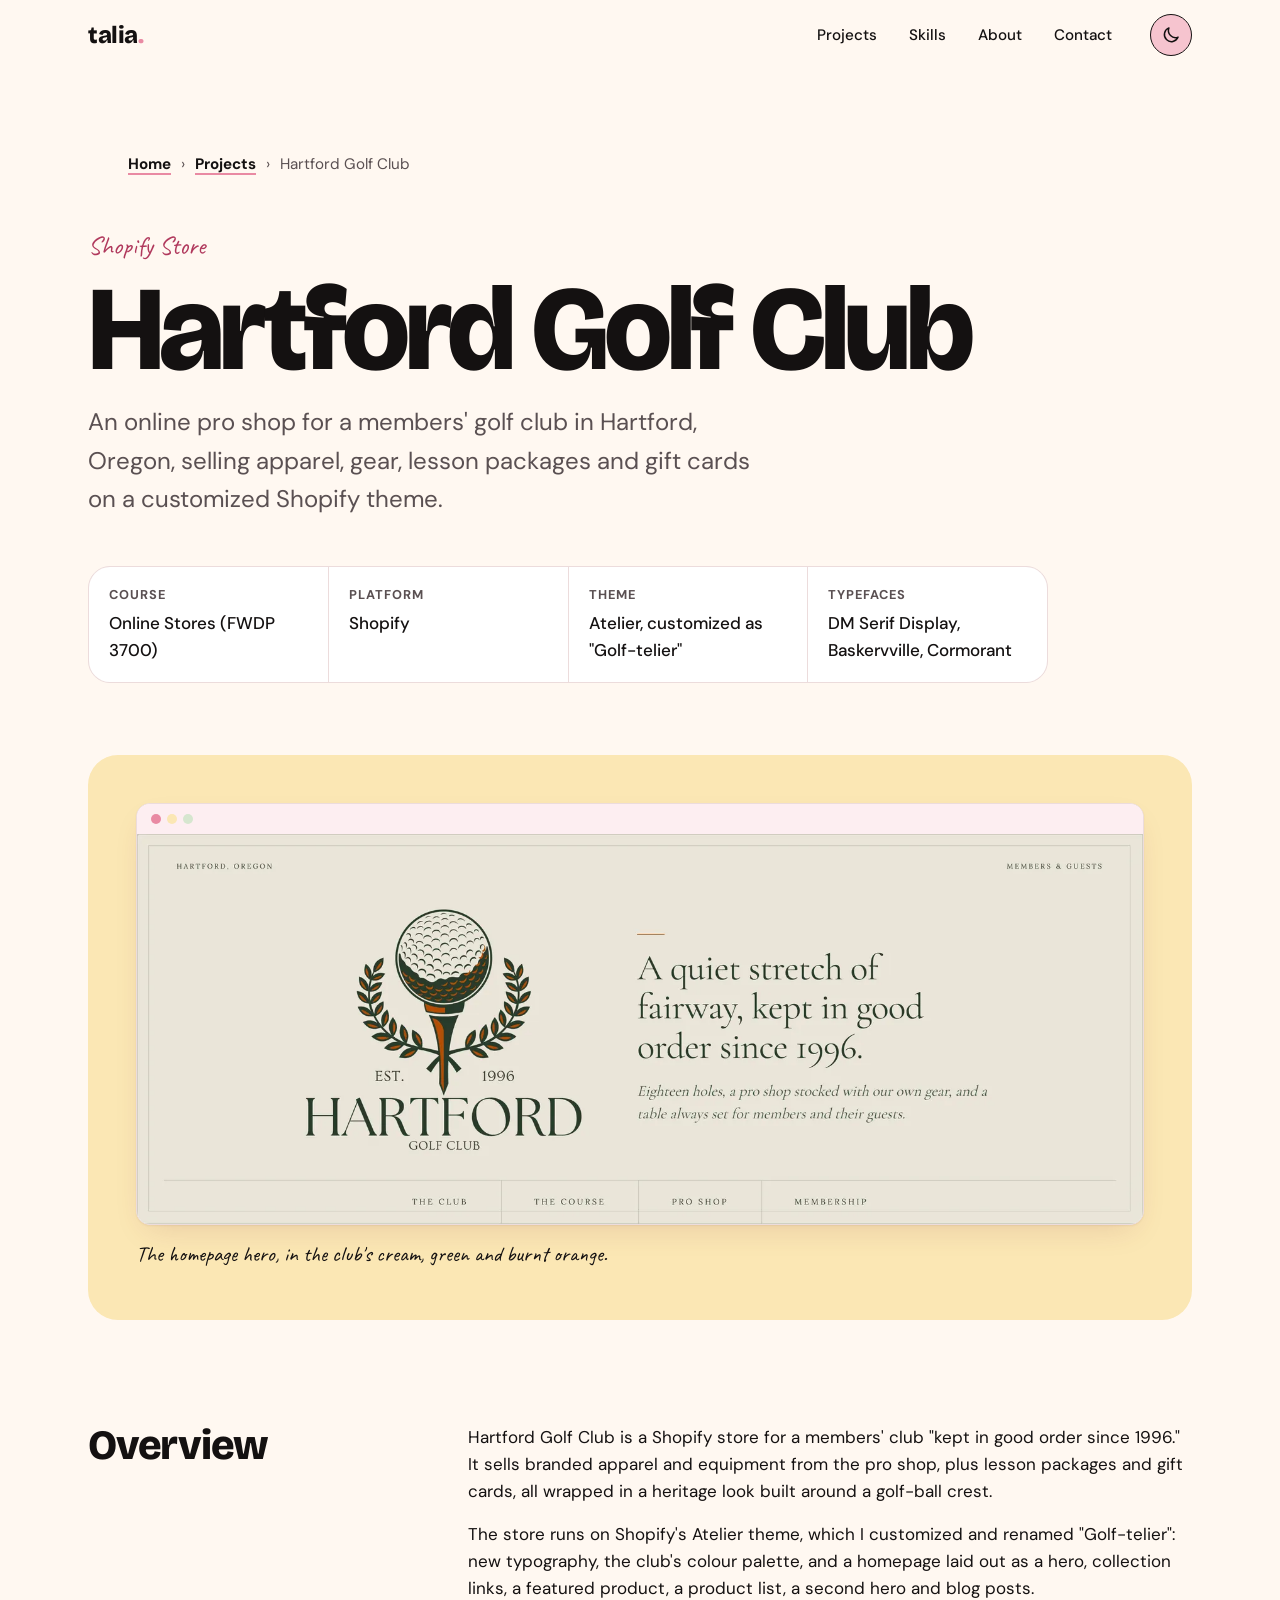
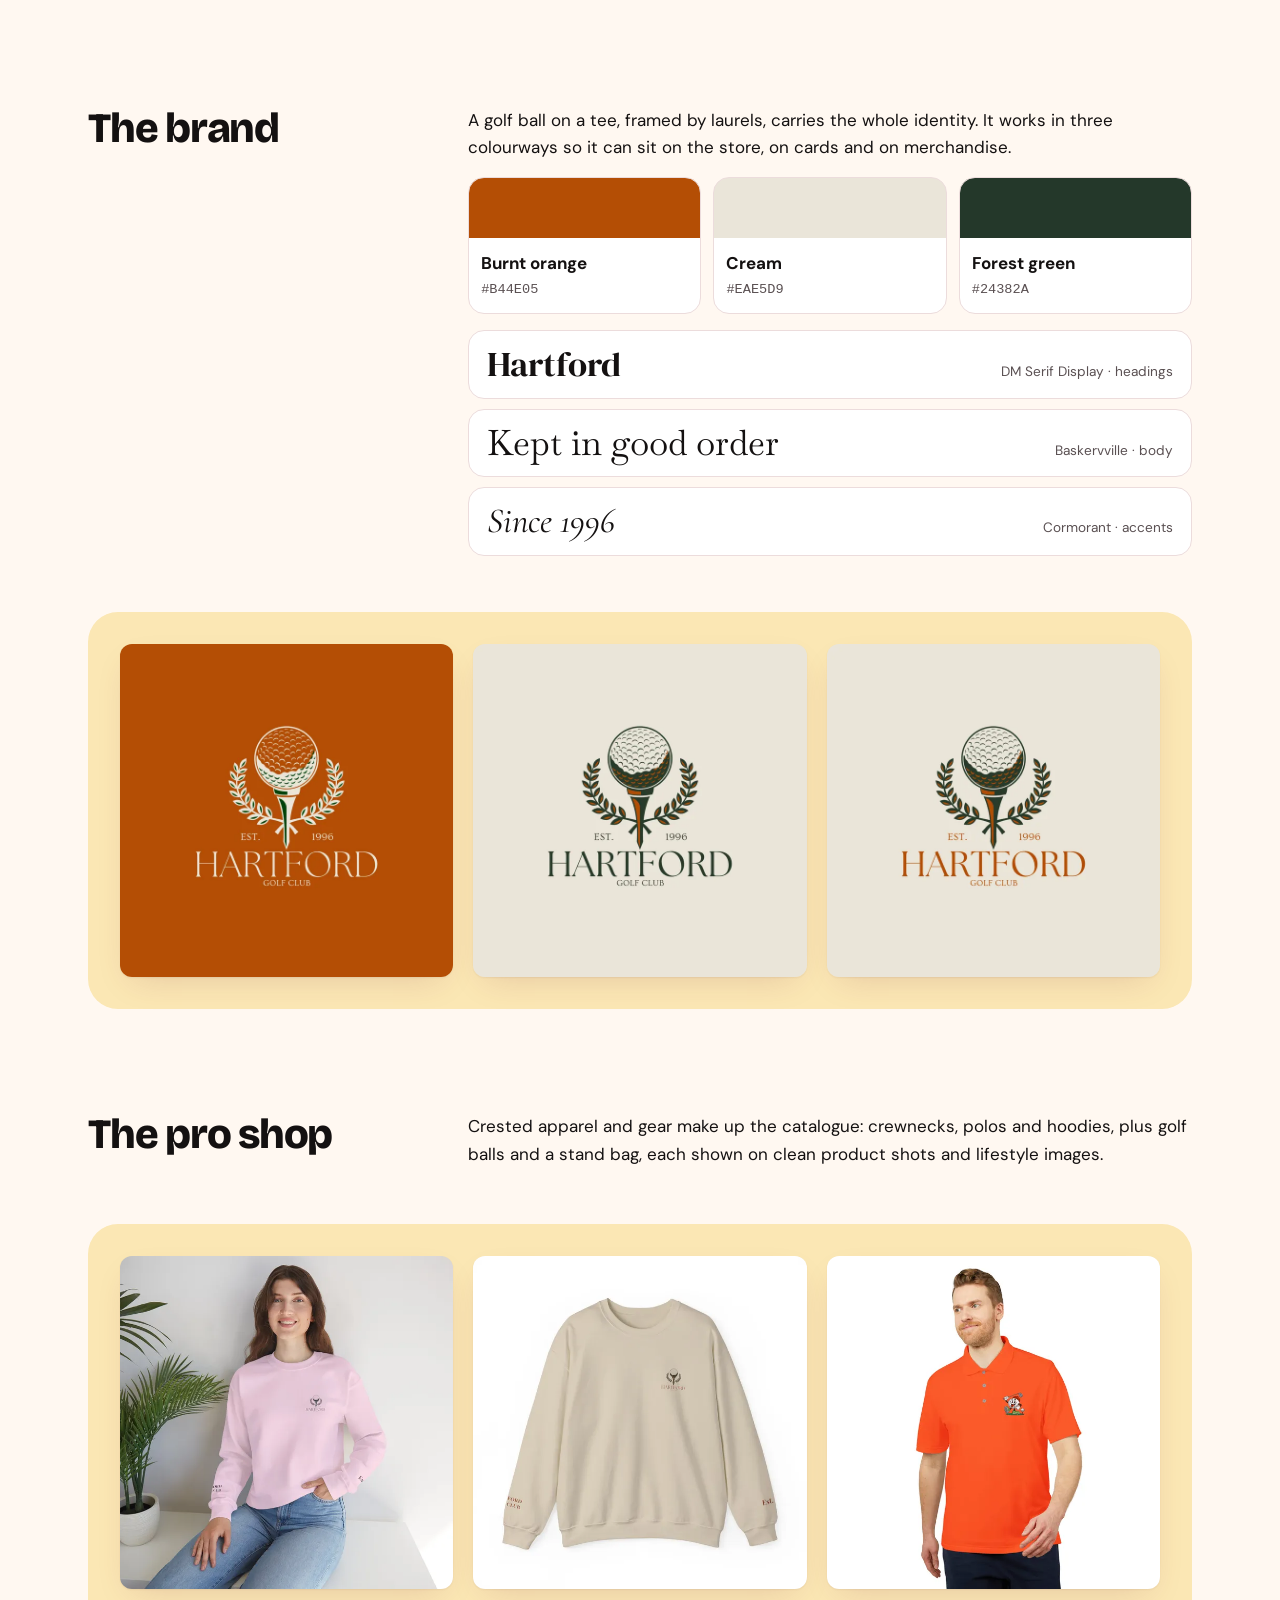
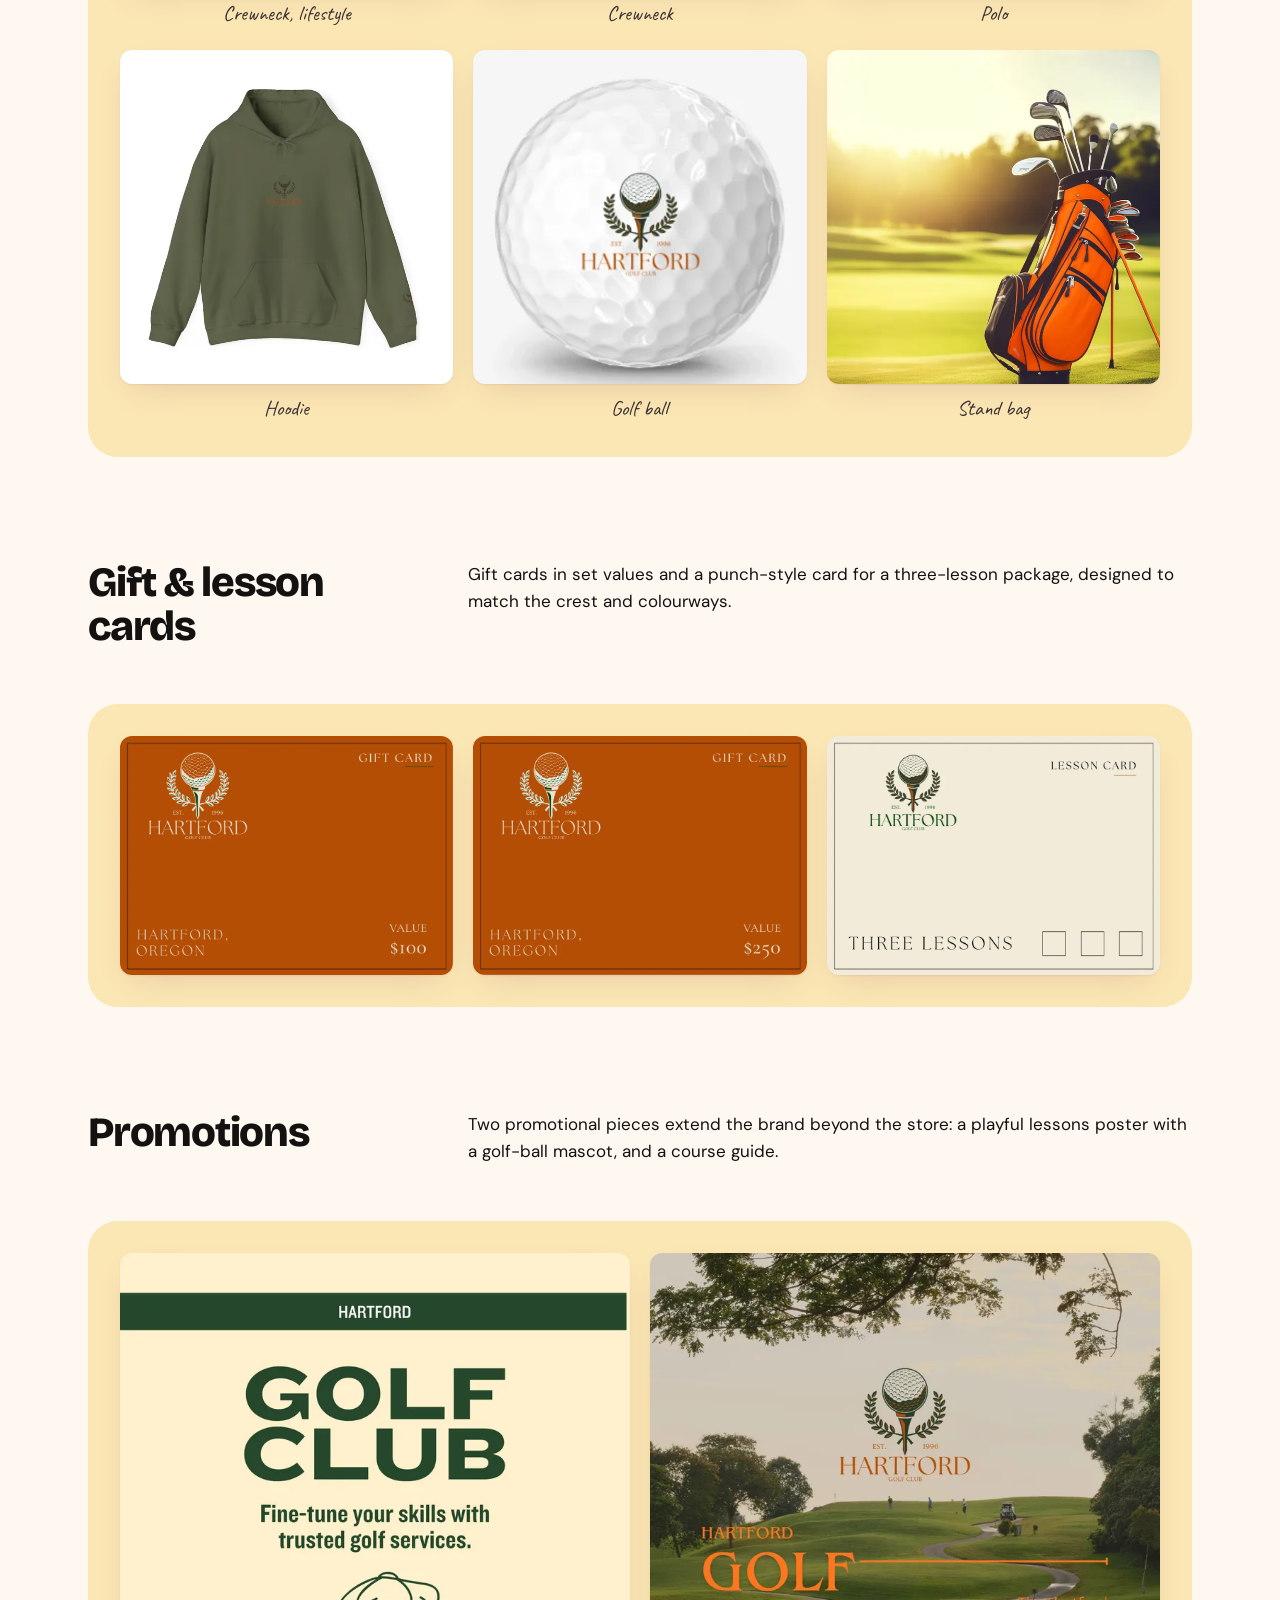
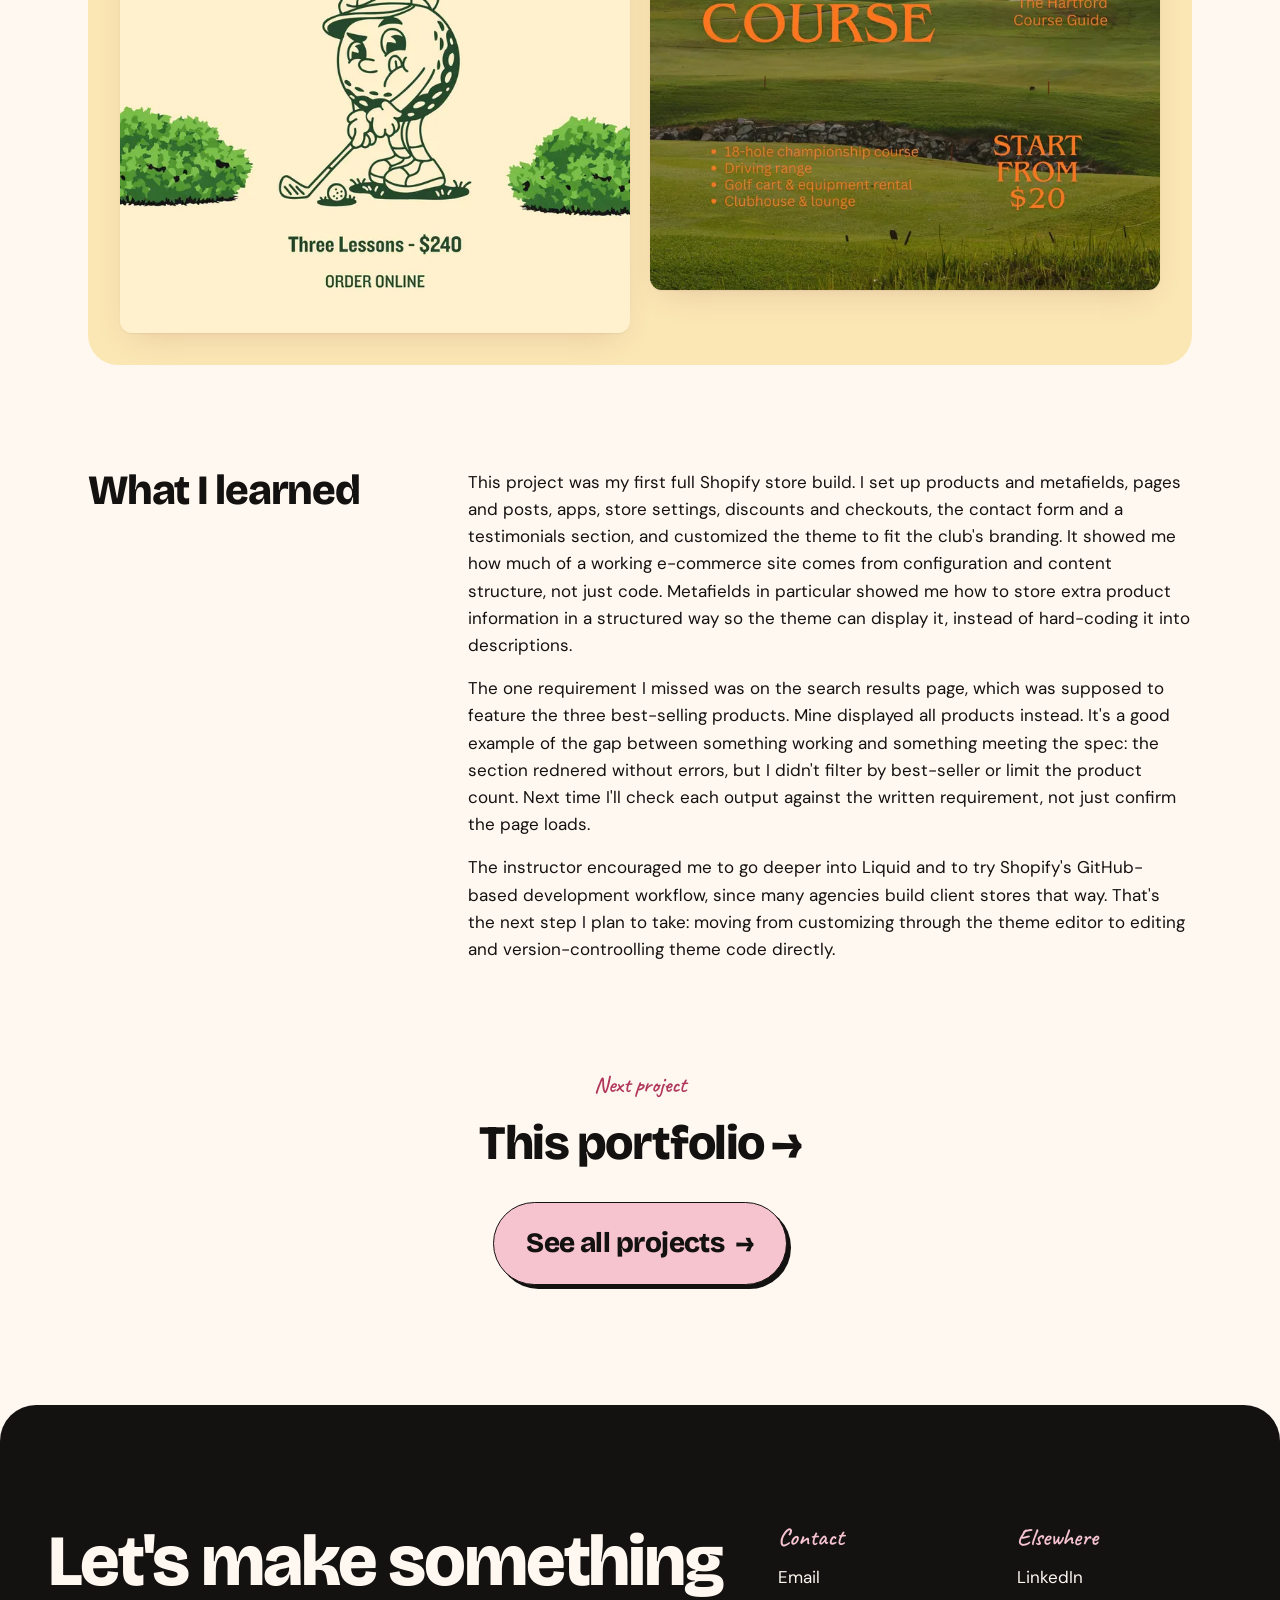
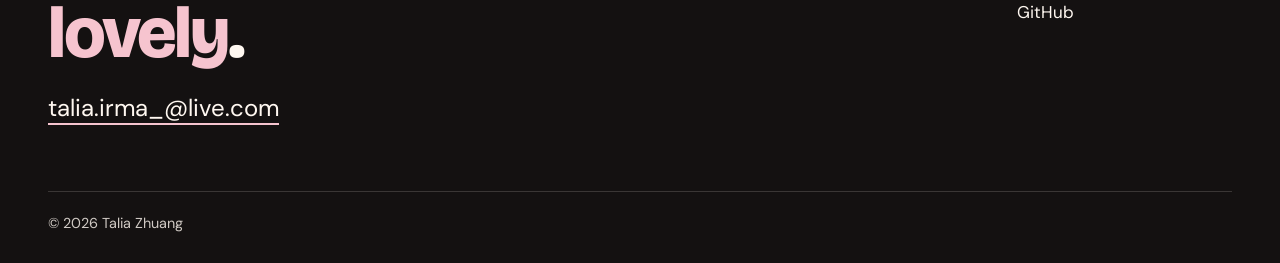
<file: projects/hartford-golf-club.html>
<!doctype html>
<html lang="en">
  <head>
    <meta charset="UTF-8" />
    <meta
      name="viewport"
      content="width=device-width, initial-scale=1.0, viewport-fit=cover"
    />
    <title>Hartford Golf Club — Talia Zhuang</title>
    <meta
      name="description"
      content="Hartford Golf Club case study: a branded Shopify pro shop with apparel, gear, lesson packages and gift cards."
    />

    <link
      rel="canonical"
      href="https://tahleeuh.com/projects/hartford-golf-club.html"
    />

    <!-- Icons -->
    <link rel="icon" href="../assets/icons/favicon.ico" sizes="any" />
    <link rel="icon" href="../assets/icons/favicon.svg" type="image/svg+xml" />
    <link
      rel="icon"
      href="../assets/icons/favicon-32.png"
      type="image/png"
      sizes="32x32"
    />
    <link rel="apple-touch-icon" href="../assets/icons/apple-touch-icon.png" />
    <meta
      name="theme-color"
      content="#fff8f1"
      media="(prefers-color-scheme: light)"
    />
    <meta
      name="theme-color"
      content="#171214"
      media="(prefers-color-scheme: dark)"
    />

    <!-- Link previews (LinkedIn, Slack, iMessage, etc.) -->
    <meta property="og:type" content="article" />
    <meta
      property="og:site_name"
      content="Talia Zhuang — Designer &amp; Developer"
    />
    <meta property="og:title" content="Hartford Golf Club — Talia Zhuang" />
    <meta
      property="og:description"
      content="Hartford Golf Club case study: a branded Shopify pro shop with apparel, gear, lesson packages and gift cards."
    />
    <meta
      property="og:url"
      content="https://tahleeuh.com/projects/hartford-golf-club.html"
    />
    <meta
      property="og:image"
      content="https://tahleeuh.com/assets/og/hartford-golf-club.jpg"
    />
    <meta property="og:image:width" content="1200" />
    <meta property="og:image:height" content="630" />
    <meta
      property="og:image:alt"
      content="Hartford Golf Club store homepage with the golf-ball crest"
    />
    <meta name="twitter:card" content="summary_large_image" />

    <!-- Breadcrumb trail for search engines -->
    <script type="application/ld+json">
      {
        "@context": "https://schema.org",
        "@type": "BreadcrumbList",
        "itemListElement": [
          {
            "@type": "ListItem",
            "position": 1,
            "name": "Home",
            "item": "https://tahleeuh.com/"
          },
          {
            "@type": "ListItem",
            "position": 2,
            "name": "Projects",
            "item": "https://tahleeuh.com/#projects"
          },
          {
            "@type": "ListItem",
            "position": 3,
            "name": "Hartford Golf Club",
            "item": "https://tahleeuh.com/projects/hartford-golf-club.html"
          }
        ]
      }
    </script>

    <!-- Set the theme before paint so there's no flash of the wrong mode -->
    <script>
      (function () {
        var saved = null;
        try {
          saved = localStorage.getItem('theme');
        } catch (e) {}
        if (saved === 'light' || saved === 'dark') {
          document.documentElement.setAttribute('data-theme', saved);
        }
      })();
    </script>

    <link rel="preconnect" href="https://fonts.googleapis.com" />
    <link rel="preconnect" href="https://fonts.gstatic.com" crossorigin />
    <!-- Fonts load without blocking the first paint; text shows in a fallback font until they arrive -->
    <link
      rel="preload"
      href="https://fonts.googleapis.com/css2?family=Bricolage+Grotesque:opsz,wght@12..96,400;12..96,600;12..96,800&family=Caveat:wght@600&family=DM+Serif+Display&family=Baskervville&family=Cormorant:ital@1&family=DM+Sans:opsz,wght@9..40,400;9..40,500;9..40,700&display=swap"
      as="style"
      onload="this.onload=null;this.rel='stylesheet'"
    />
    <noscript
      ><link
        rel="stylesheet"
        href="https://fonts.googleapis.com/css2?family=Bricolage+Grotesque:opsz,wght@12..96,400;12..96,600;12..96,800&family=Caveat:wght@600&family=DM+Serif+Display&family=Baskervville&family=Cormorant:ital@1&family=DM+Sans:opsz,wght@9..40,400;9..40,500;9..40,700&display=swap"
    /></noscript>
    <link rel="stylesheet" href="../css/styles.css?v=6" />
  </head>
  <body>
    <a class="skip-link" href="#main">Skip to content</a>

    <!-- ============ HEADER ============ -->
    <header class="site-header">
      <nav class="nav" aria-label="Main">
        <a class="nav__logo" href="../index.html"
          >talia<span aria-hidden="true">.</span></a
        >
        <ul class="nav__links">
          <li><a href="../index.html#projects">Projects</a></li>
          <li><a href="../index.html#skills">Skills</a></li>
          <li><a href="../index.html#about">About</a></li>
          <li><a href="#contact">Contact</a></li>
        </ul>
        <button
          class="theme-toggle"
          type="button"
          data-theme-toggle
          aria-label="Switch to dark mode"
        >
          <svg class="icon-moon" viewBox="0 0 24 24" aria-hidden="true">
            <path d="M20.5 14.5A8.5 8.5 0 0 1 9.5 3.5a8.5 8.5 0 1 0 11 11Z" />
          </svg>
          <svg class="icon-sun" viewBox="0 0 24 24" aria-hidden="true">
            <circle cx="12" cy="12" r="4.5" />
            <path
              d="M12 1.5v3M12 19.5v3M1.5 12h3M19.5 12h3M4.6 4.6l2.1 2.1M17.3 17.3l2.1 2.1M4.6 19.4l2.1-2.1M17.3 6.7l2.1-2.1"
            />
          </svg>
        </button>
      </nav>
    </header>

    <!-- ============ THUMB NAV (phones only) ============ -->
    <nav class="thumb-nav" aria-label="Sections">
      <ul>
        <li>
          <a href="../index.html#projects" aria-current="true">
            <svg viewBox="0 0 24 24" aria-hidden="true">
              <rect x="3.5" y="3.5" width="7" height="7" rx="2" />
              <rect x="13.5" y="3.5" width="7" height="7" rx="2" />
              <rect x="3.5" y="13.5" width="7" height="7" rx="2" />
              <rect x="13.5" y="13.5" width="7" height="7" rx="2" />
            </svg>
            <span>Work</span></a
          >
        </li>
        <li>
          <a href="../index.html#skills">
            <svg viewBox="0 0 24 24" aria-hidden="true">
              <path
                d="M12 3l2.2 5.8L20 11l-5.8 2.2L12 19l-2.2-5.8L4 11l5.8-2.2Z"
              />
            </svg>
            <span>Skills</span></a
          >
        </li>
        <li>
          <a href="../index.html#about">
            <svg viewBox="0 0 24 24" aria-hidden="true">
              <circle cx="12" cy="8.5" r="4" />
              <path d="M4.5 20.5c1.2-3.9 4.1-6 7.5-6s6.3 2.1 7.5 6" />
            </svg>
            <span>About</span></a
          >
        </li>
        <li>
          <a href="#contact">
            <svg viewBox="0 0 24 24" aria-hidden="true">
              <rect x="3" y="5.5" width="18" height="13" rx="3" />
              <path d="m4 7.5 8 6 8-6" />
            </svg>
            <span>Contact</span></a
          >
        </li>
        <li>
          <button
            type="button"
            class="thumb-nav__theme"
            data-theme-toggle
            aria-label="Switch to dark mode"
          >
            <svg class="icon-moon" viewBox="0 0 24 24" aria-hidden="true">
              <path d="M20.5 14.5A8.5 8.5 0 0 1 9.5 3.5a8.5 8.5 0 1 0 11 11Z" />
            </svg>
            <svg class="icon-sun" viewBox="0 0 24 24" aria-hidden="true">
              <circle cx="12" cy="12" r="4.5" />
              <path
                d="M12 1.5v3M12 19.5v3M1.5 12h3M19.5 12h3M4.6 4.6l2.1 2.1M17.3 17.3l2.1 2.1M4.6 19.4l2.1-2.1M17.3 6.7l2.1-2.1"
              />
            </svg>
            <span class="thumb-nav__theme-text" aria-hidden="true">Dark</span>
          </button>
        </li>
      </ul>
    </nav>

    <main id="main">
      <article class="case" style="--tint: var(--butter)">
        <!-- ============ INTRO ============ -->
        <header class="case__hero" id="top">
          <nav class="breadcrumbs" aria-label="Breadcrumb">
            <ol>
              <li><a href="../index.html">Home</a></li>
              <li><a href="../index.html#projects">Projects</a></li>
              <li><span aria-current="page">Hartford Golf Club</span></li>
            </ol>
          </nav>
          <p class="section__kicker">Shopify Store</p>
          <h1 class="case__title">Hartford Golf Club</h1>
          <p class="case__lede">
            An online pro shop for a members' golf club in Hartford, Oregon,
            selling apparel, gear, lesson packages and gift cards on a
            customized Shopify theme.
          </p>

          <dl class="case__facts">
            <div>
              <dt>Course</dt>
              <dd>Online Stores (FWDP 3700)</dd>
            </div>
            <div>
              <dt>Platform</dt>
              <dd>Shopify</dd>
            </div>
            <div>
              <dt>Theme</dt>
              <dd>Atelier, customized as "Golf-telier"</dd>
            </div>
            <div>
              <dt>Typefaces</dt>
              <dd>DM Serif Display, Baskervville, Cormorant</dd>
            </div>
          </dl>
        </header>

        <figure class="case__shot case__shot--wide reveal">
          <div class="browser">
            <div class="browser__bar" aria-hidden="true">
              <span></span><span></span><span></span>
            </div>
            <img
              src="../assets/projects/hartford-golf-club/home.webp"
              alt="Hartford Golf Club store homepage: the golf-ball crest with laurels beside the line: A quiet stretch of fairway, kept in good order since 1996. Navigation reads The Club, The Course, Pro Shop, Membership"
              width="1600"
              height="620"
            />
          </div>
          <figcaption>
            The homepage hero, in the club's cream, green and burnt orange.
          </figcaption>
        </figure>

        <!-- ============ OVERVIEW ============ -->
        <section class="case__section reveal" aria-labelledby="overview-title">
          <h2 class="case__h2" id="overview-title">Overview</h2>
          <div class="case__body">
            <p>
              Hartford Golf Club is a Shopify store for a members' club "kept in
              good order since 1996." It sells branded apparel and equipment
              from the pro shop, plus lesson packages and gift cards, all
              wrapped in a heritage look built around a golf-ball crest.
            </p>
            <p>
              The store runs on Shopify's Atelier theme, which I customized and
              renamed "Golf-telier": new typography, the club's colour palette,
              and a homepage laid out as a hero, collection links, a featured
              product, a product list, a second hero and blog posts.
            </p>
          </div>
        </section>

        <!-- ============ BRAND ============ -->
        <section class="case__section reveal" aria-labelledby="brand-title">
          <h2 class="case__h2" id="brand-title">The brand</h2>
          <div class="case__body">
            <p>
              A golf ball on a tee, framed by laurels, carries the whole
              identity. It works in three colourways so it can sit on the store,
              on cards and on merchandise.
            </p>
            <ul class="swatches" aria-label="Brand colours">
              <li style="--c: #b44e05">
                <span>Burnt orange</span><code>#B44E05</code>
              </li>
              <li style="--c: #eae5d9">
                <span>Cream</span><code>#EAE5D9</code>
              </li>
              <li style="--c: #24382a">
                <span>Forest green</span><code>#24382A</code>
              </li>
            </ul>
            <ul class="type-specimens" aria-label="Typefaces">
              <li>
                <span
                  class="type-specimens__sample"
                  style="font-family: 'DM Serif Display', serif"
                  >Hartford</span
                ><span>DM Serif Display · headings</span>
              </li>
              <li>
                <span
                  class="type-specimens__sample"
                  style="font-family: 'Baskervville', serif"
                  >Kept in good order</span
                ><span>Baskervville · body</span>
              </li>
              <li>
                <span
                  class="type-specimens__sample"
                  style="font-family: 'Cormorant', serif; font-style: italic"
                  >Since 1996</span
                ><span>Cormorant · accents</span>
              </li>
            </ul>
          </div>
        </section>

        <div class="gallery gallery--crests reveal">
          <img
            src="../assets/projects/hartford-golf-club/crest-orange.webp"
            alt="Hartford crest in cream on burnt orange"
            width="700"
            height="700"
            loading="lazy"
          />
          <img
            src="../assets/projects/hartford-golf-club/crest-cream-green.webp"
            alt="Hartford crest in forest green on cream"
            width="700"
            height="700"
            loading="lazy"
          />
          <img
            src="../assets/projects/hartford-golf-club/crest-cream-orange.webp"
            alt="Hartford crest in green and burnt orange on cream"
            width="700"
            height="700"
            loading="lazy"
          />
        </div>

        <!-- ============ PRODUCTS ============ -->
        <section class="case__section reveal" aria-labelledby="shop-title">
          <h2 class="case__h2" id="shop-title">The pro shop</h2>
          <div class="case__body">
            <p>
              Crested apparel and gear make up the catalogue: crewnecks, polos
              and hoodies, plus golf balls and a stand bag, each shown on clean
              product shots and lifestyle images.
            </p>
          </div>
        </section>

        <ul class="gallery gallery--products reveal" aria-label="Products">
          <li>
            <img
              src="../assets/projects/hartford-golf-club/product-crewneck-lifestyle.webp"
              alt="Person wearing a light pink Hartford crewneck sweatshirt"
              width="640"
              height="640"
              loading="lazy"
            /><span>Crewneck, lifestyle</span>
          </li>
          <li>
            <img
              src="../assets/projects/hartford-golf-club/product-crewneck.webp"
              alt="Sand-coloured Hartford crewneck sweatshirt with a small chest crest"
              width="640"
              height="640"
              loading="lazy"
            /><span>Crewneck</span>
          </li>
          <li>
            <img
              src="../assets/projects/hartford-golf-club/product-polo.webp"
              alt="Man in an orange Hartford polo shirt"
              width="640"
              height="640"
              loading="lazy"
            /><span>Polo</span>
          </li>
          <li>
            <img
              src="../assets/projects/hartford-golf-club/product-hoodie.webp"
              alt="Olive green Hartford hoodie"
              width="640"
              height="640"
              loading="lazy"
            /><span>Hoodie</span>
          </li>
          <li>
            <img
              src="../assets/projects/hartford-golf-club/product-golf-ball.webp"
              alt="White golf ball printed with the Hartford crest"
              width="336"
              height="336"
              loading="lazy"
            /><span>Golf ball</span>
          </li>
          <li>
            <img
              src="../assets/projects/hartford-golf-club/product-stand-bag.webp"
              alt="Orange golf stand bag with clubs on a sunlit fairway"
              width="640"
              height="640"
              loading="lazy"
            /><span>Stand bag</span>
          </li>
        </ul>

        <!-- ============ CARDS ============ -->
        <section class="case__section reveal" aria-labelledby="cards-title">
          <h2 class="case__h2" id="cards-title">Gift &amp; lesson cards</h2>
          <div class="case__body">
            <p>
              Gift cards in set values and a punch-style card for a three-lesson
              package, designed to match the crest and colourways.
            </p>
          </div>
        </section>

        <div class="gallery gallery--3 reveal">
          <img
            src="../assets/projects/hartford-golf-club/card-gift-100.webp"
            alt="Burnt orange Hartford gift card, value $100"
            width="900"
            height="643"
            loading="lazy"
          />
          <img
            src="../assets/projects/hartford-golf-club/card-gift-250.webp"
            alt="Burnt orange Hartford gift card, value $250"
            width="900"
            height="643"
            loading="lazy"
          />
          <img
            src="../assets/projects/hartford-golf-club/card-lesson.webp"
            alt="Cream Hartford lesson card reading Three Lessons, with three boxes to mark off"
            width="900"
            height="643"
            loading="lazy"
          />
        </div>

        <!-- ============ MARKETING ============ -->
        <section class="case__section reveal" aria-labelledby="promo-title">
          <h2 class="case__h2" id="promo-title">Promotions</h2>
          <div class="case__body">
            <p>
              Two promotional pieces extend the brand beyond the store: a
              playful lessons poster with a golf-ball mascot, and a course
              guide.
            </p>
          </div>
        </section>

        <div class="gallery gallery--2 reveal">
          <img
            src="../assets/projects/hartford-golf-club/poster-lessons.webp"
            alt="Lessons poster: GOLF CLUB. Fine-tune your skills with trusted golf services. A cartoon golf-ball character swings a club. Three Lessons, $240, order online"
            width="720"
            height="960"
            loading="lazy"
          />
          <img
            src="../assets/projects/hartford-golf-club/poster-course-guide.webp"
            alt="Hartford golf course guide poster over a photo of the fairway, with prices starting from $20"
            width="720"
            height="900"
            loading="lazy"
          />
        </div>

        <!-- ============ REFLECTION ============ -->
        <section class="case__section reveal" aria-labelledby="learned-title">
          <h2 class="case__h2" id="learned-title">What I learned</h2>
          <div class="case__body">
            <p>
              This project was my first full Shopify store build. I set up
              products and metafields, pages and posts, apps, store settings,
              discounts and checkouts, the contact form and a testimonials
              section, and customized the theme to fit the club's branding. It
              showed me how much of a working e-commerce site comes from
              configuration and content structure, not just code. Metafields in
              particular showed me how to store extra product information in a
              structured way so the theme can display it, instead of hard-coding
              it into descriptions.
            </p>

            <p>
              The one requirement I missed was on the search results page, which
              was supposed to feature the three best-selling products. Mine
              displayed all products instead. It's a good example of the gap
              between something working and something meeting the spec: the
              section rednered without errors, but I didn't filter by
              best-seller or limit the product count. Next time I'll check each
              output against the written requirement, not just confirm the page
              loads.
            </p>

            <p>
              The instructor encouraged me to go deeper into Liquid and to try
              Shopify's GitHub-based development workflow, since many agencies
              build client stores that way. That's the next step I plan to take:
              moving from customizing through the theme editor to editing and
              version-controolling theme code directly.
            </p>
          </div>
        </section>

        <!-- ============ NEXT ============ -->
        <nav class="case__next" aria-label="More projects">
          <a class="case__next-link" href="talia-portfolio.html"
            ><span>Next project</span>This portfolio
            <span aria-hidden="true">→</span></a
          >
          <a class="btn btn--primary btn--cta" href="../index.html#projects"
            >See all projects <span aria-hidden="true">→</span></a
          >
        </nav>
      </article>
    </main>

    <!-- ============ FOOTER ============ -->
    <footer class="footer" id="contact">
      <div class="footer__inner">
        <div class="footer__lead">
          <p class="footer__big">Let's make something <em>lovely</em>.</p>
          <a class="footer__email" href="mailto:talia.irma_@live.com"
            >talia.irma_@live.com</a
          >
        </div>

        <div class="footer__cols">
          <div>
            <h2 class="footer__label">Contact</h2>
            <ul>
              <li><a href="mailto:talia.irma_@live.com">Email</a></li>
            </ul>
          </div>
          <div>
            <h2 class="footer__label">Elsewhere</h2>
            <ul class="socials">
              <li>
                <a
                  href="https://www.linkedin.com/in/talia-lhi-zhuang/"
                  target="_blank"
                  rel="me noopener"
                  >LinkedIn<span class="visually-hidden">
                    (opens in a new tab)</span
                  ></a
                >
              </li>
              <li>
                <a
                  href="https://github.com/taliaairma"
                  target="_blank"
                  rel="me noopener"
                  >GitHub<span class="visually-hidden">
                    (opens in a new tab)</span
                  ></a
                >
              </li>
            </ul>
          </div>
        </div>
      </div>
      <div class="footer__base">
        <p>© <span id="year">2026</span> Talia Zhuang</p>
      </div>
    </footer>

    <!-- Floating "back to top" button: main.js shows it once you scroll down -->
    <a class="to-top" href="#top" data-to-top>
      <svg viewBox="0 0 24 24" aria-hidden="true">
        <path d="M12 19V5M5.5 11.5 12 5l6.5 6.5" />
      </svg>
      <span class="visually-hidden">Back to top</span>
    </a>

    <script src="../js/main.js?v=6"></script>
  </body>
</html>
</file>
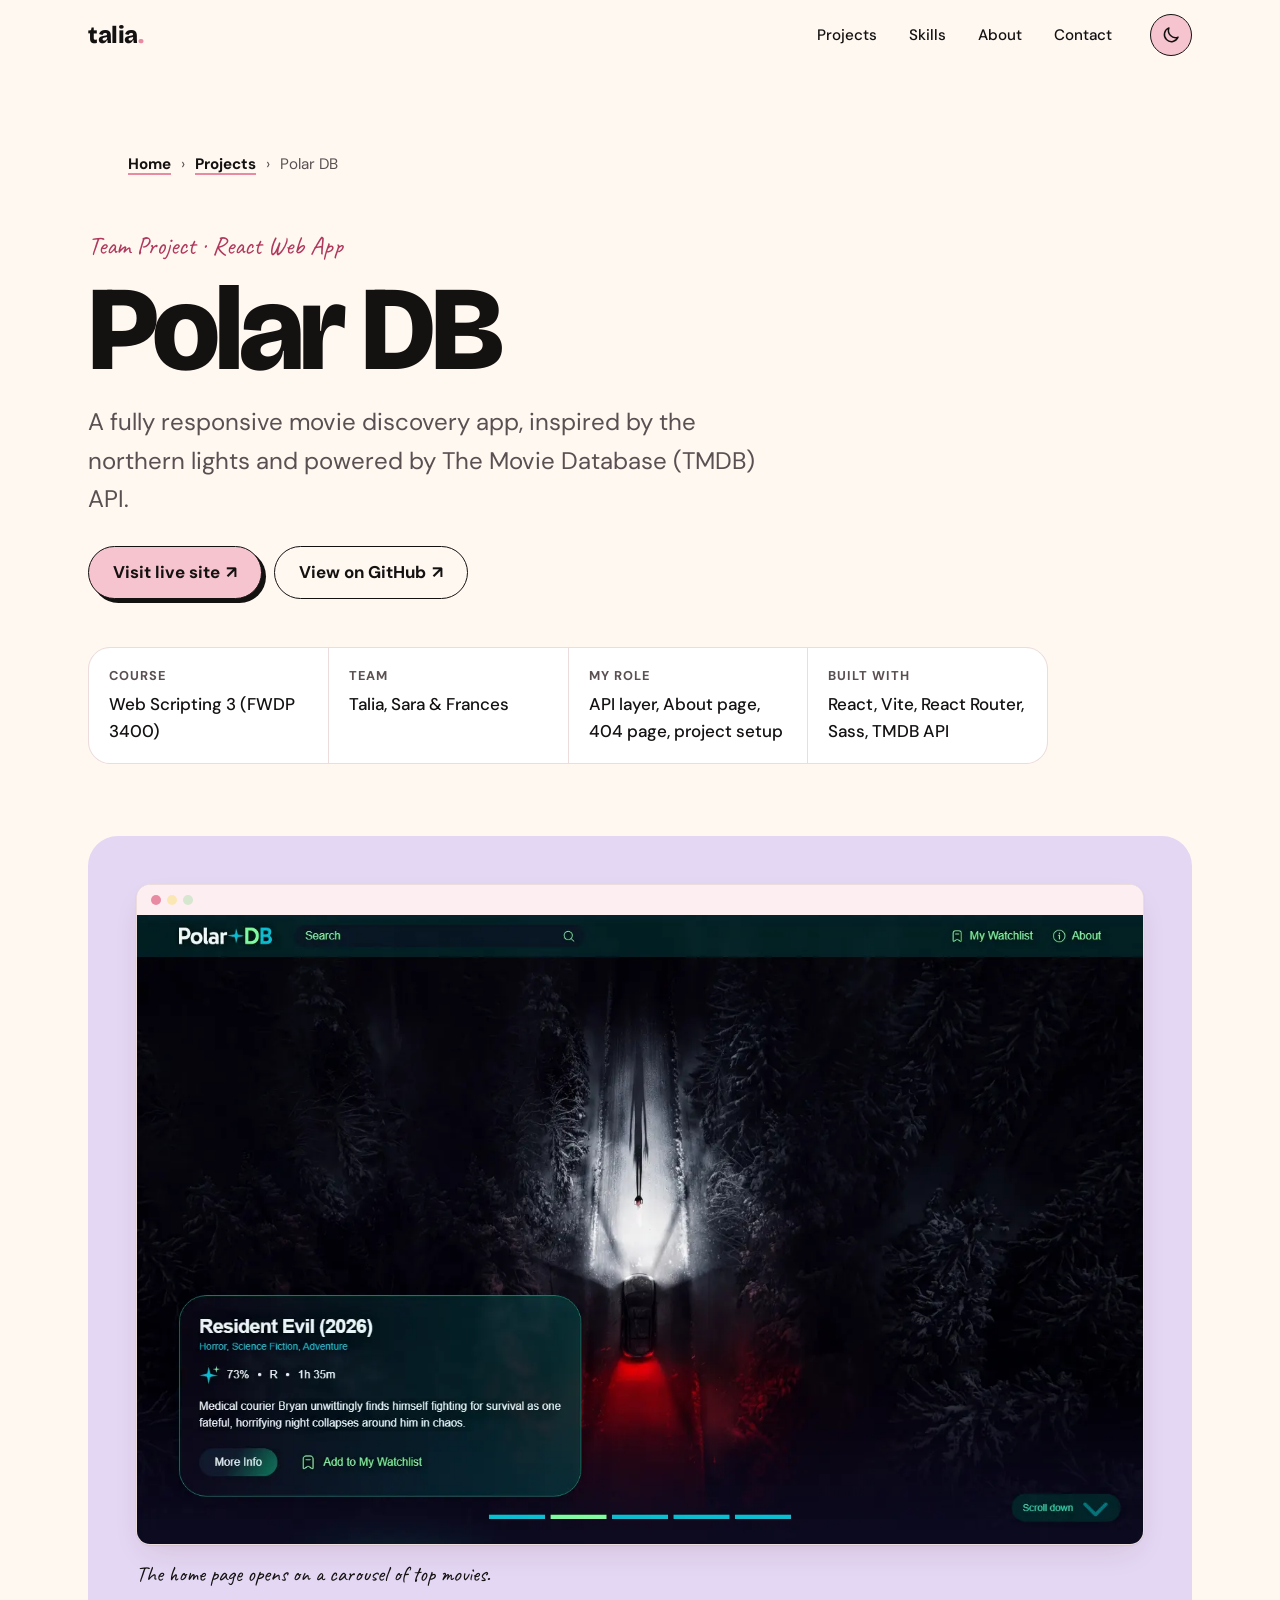
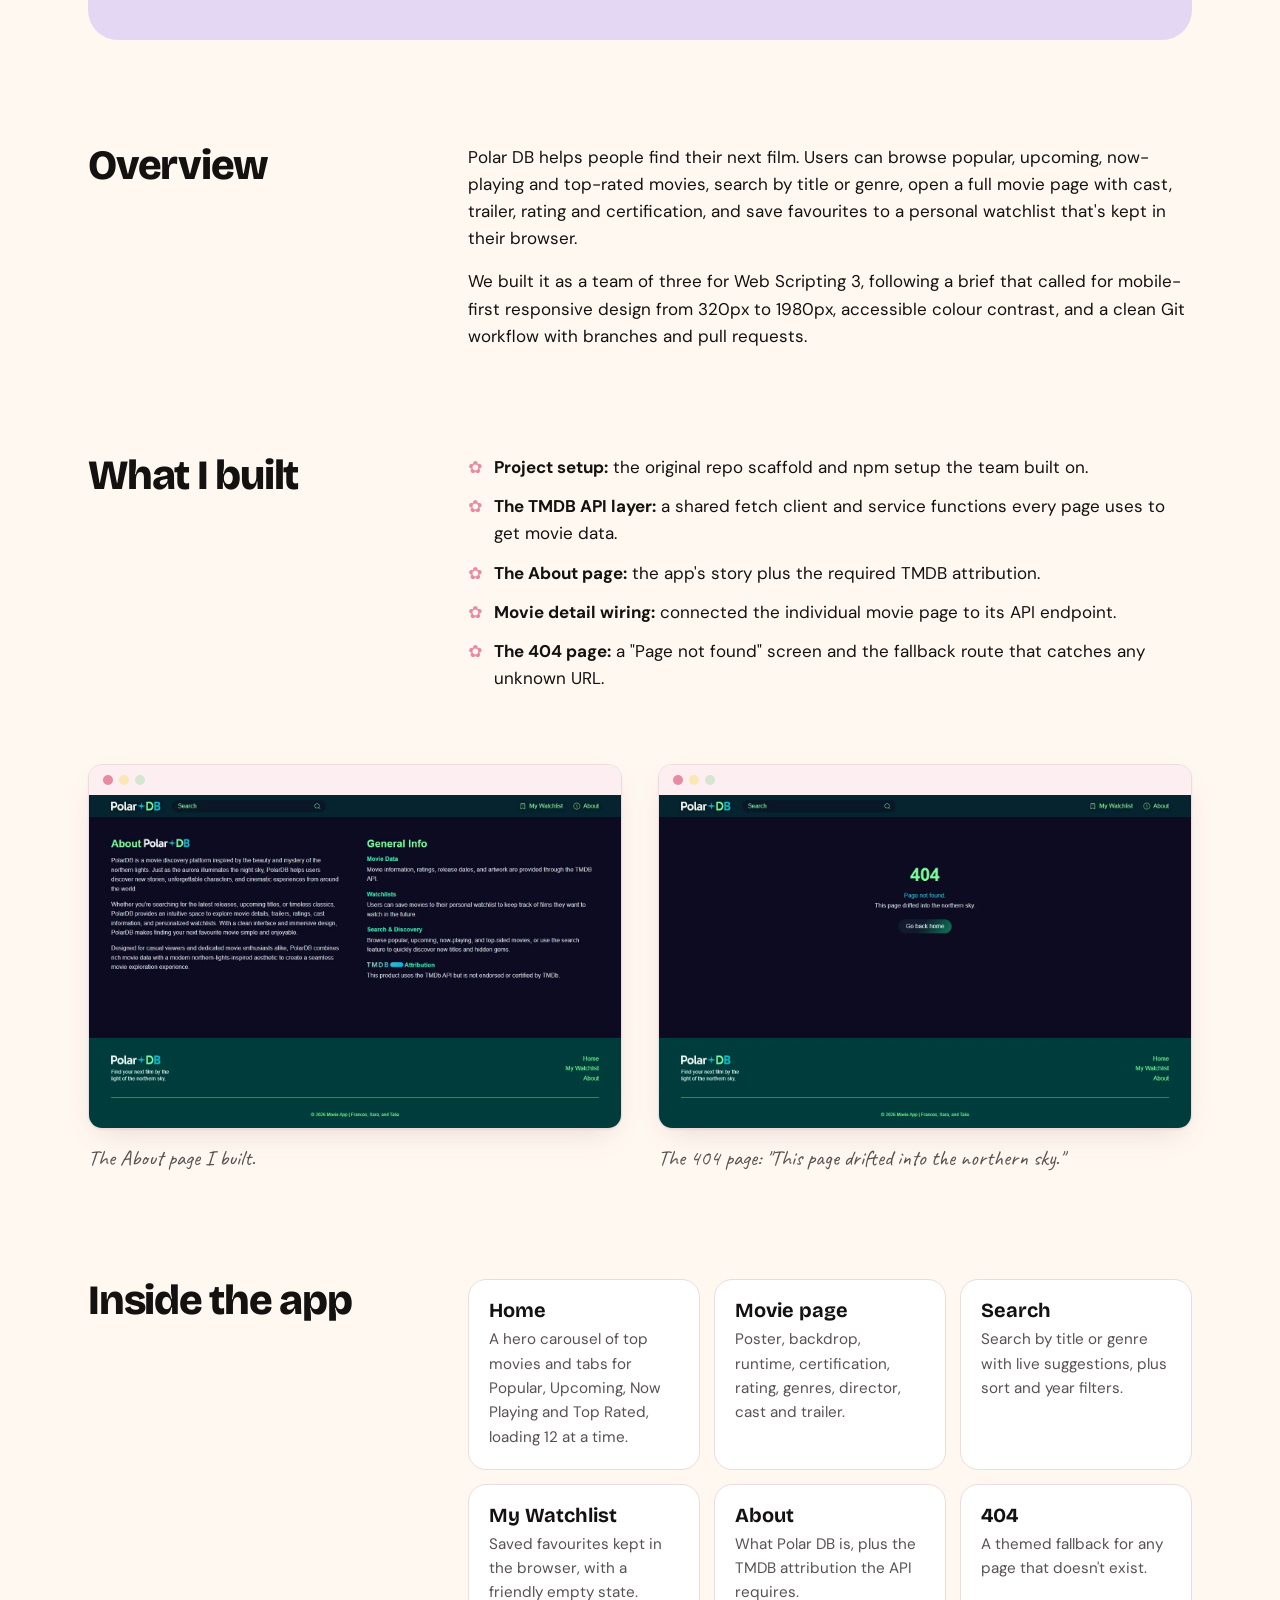
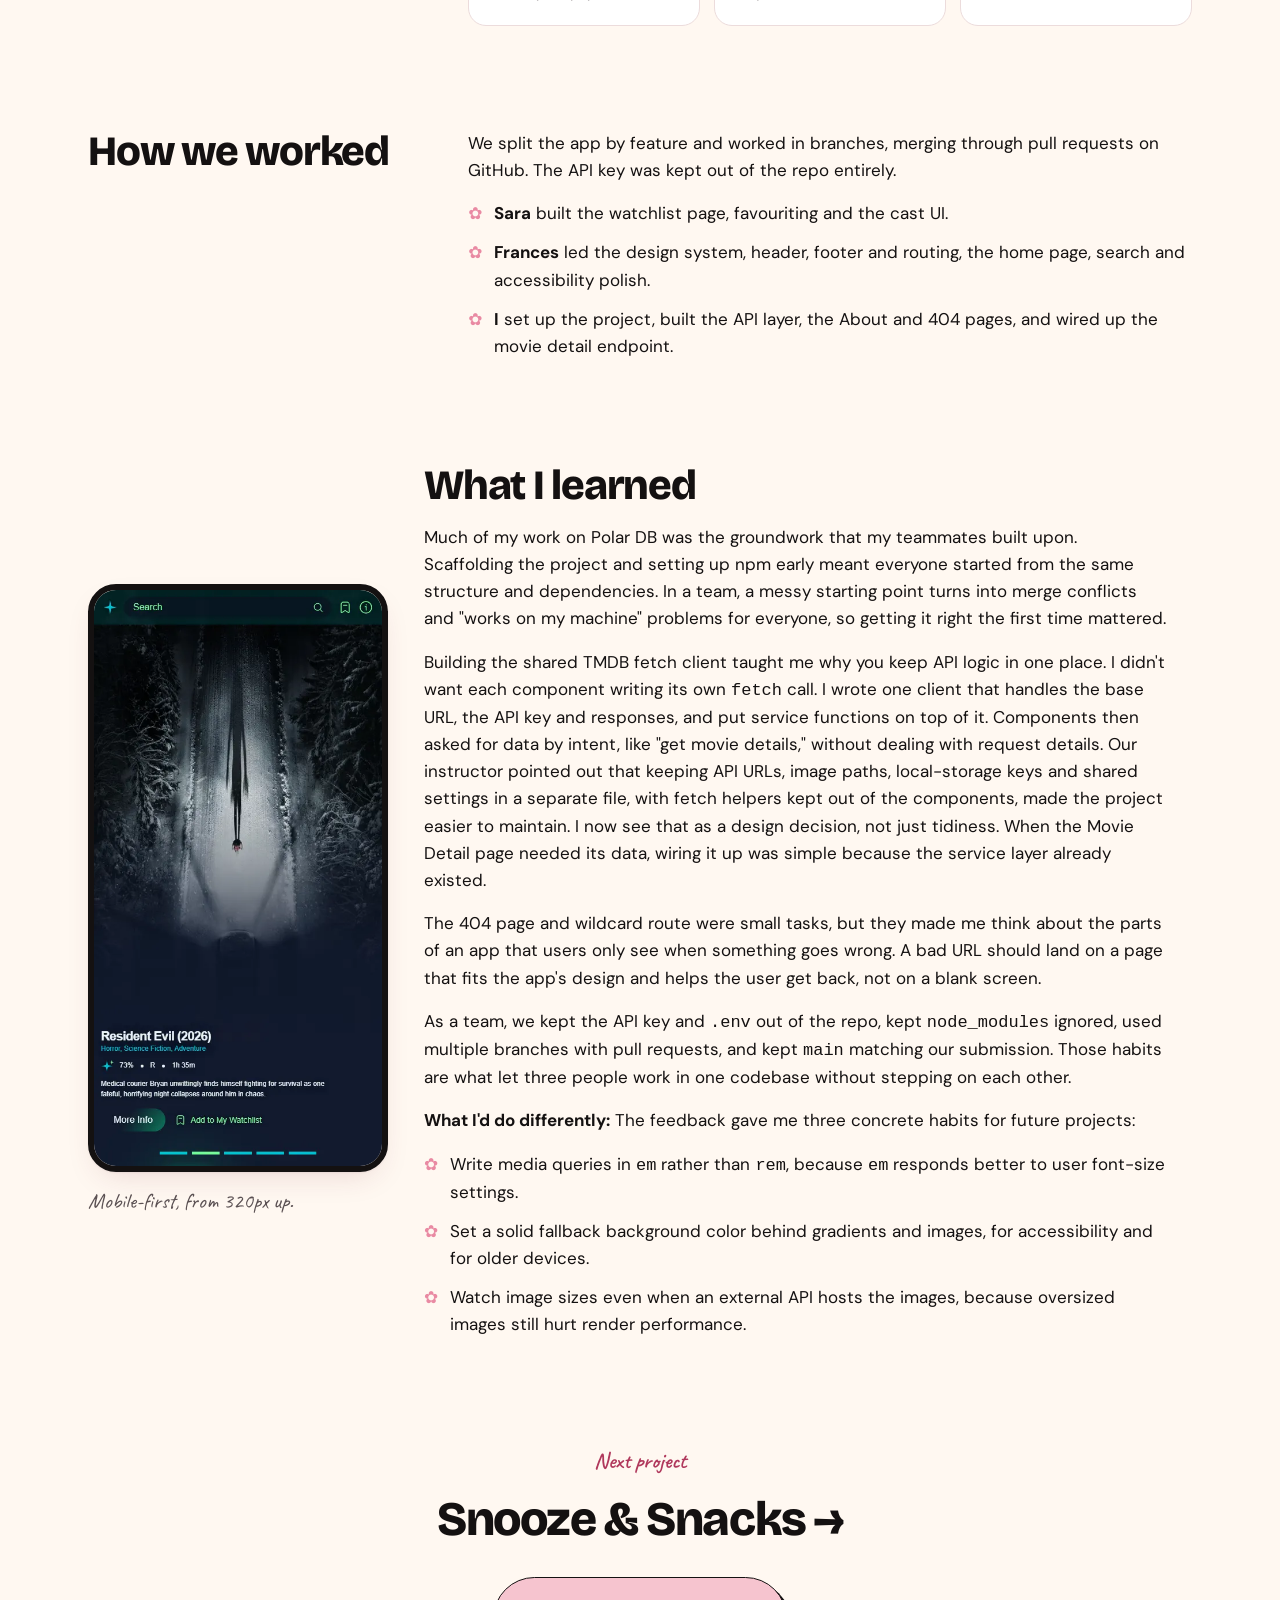
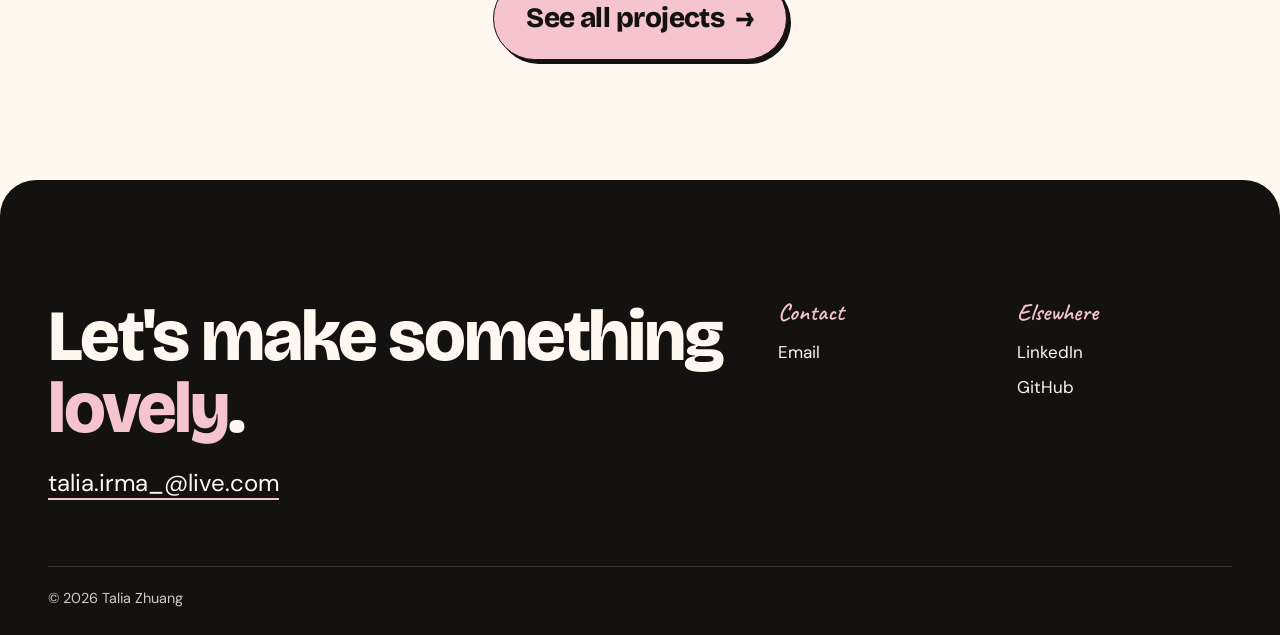
<file: projects/polar-db.html>
<!doctype html>
<html lang="en">
  <head>
    <meta charset="UTF-8" />
    <meta
      name="viewport"
      content="width=device-width, initial-scale=1.0, viewport-fit=cover"
    />
    <title>Polar DB — Talia Zhuang</title>
    <meta
      name="description"
      content="Polar DB case study: a responsive React movie discovery app built with the TMDB API."
    />

    <link rel="canonical" href="https://tahleeuh.com/projects/polar-db.html" />

    <!-- Icons -->
    <link rel="icon" href="../assets/icons/favicon.ico" sizes="any" />
    <link rel="icon" href="../assets/icons/favicon.svg" type="image/svg+xml" />
    <link
      rel="icon"
      href="../assets/icons/favicon-32.png"
      type="image/png"
      sizes="32x32"
    />
    <link rel="apple-touch-icon" href="../assets/icons/apple-touch-icon.png" />
    <meta
      name="theme-color"
      content="#fff8f1"
      media="(prefers-color-scheme: light)"
    />
    <meta
      name="theme-color"
      content="#171214"
      media="(prefers-color-scheme: dark)"
    />

    <!-- Link previews (LinkedIn, Slack, iMessage, etc.) -->
    <meta property="og:type" content="article" />
    <meta
      property="og:site_name"
      content="Talia Zhuang — Designer &amp; Developer"
    />
    <meta property="og:title" content="Polar DB — Talia Zhuang" />
    <meta
      property="og:description"
      content="Polar DB case study: a responsive React movie discovery app built with the TMDB API."
    />
    <meta
      property="og:url"
      content="https://tahleeuh.com/projects/polar-db.html"
    />
    <meta
      property="og:image"
      content="https://tahleeuh.com/assets/og/polar-db.jpg"
    />
    <meta property="og:image:width" content="1200" />
    <meta property="og:image:height" content="630" />
    <meta
      property="og:image:alt"
      content="Polar DB wordmark over a teal and purple aurora"
    />
    <meta name="twitter:card" content="summary_large_image" />

    <!-- Breadcrumb trail for search engines -->
    <script type="application/ld+json">
      {
        "@context": "https://schema.org",
        "@type": "BreadcrumbList",
        "itemListElement": [
          {
            "@type": "ListItem",
            "position": 1,
            "name": "Home",
            "item": "https://tahleeuh.com/"
          },
          {
            "@type": "ListItem",
            "position": 2,
            "name": "Projects",
            "item": "https://tahleeuh.com/#projects"
          },
          {
            "@type": "ListItem",
            "position": 3,
            "name": "Polar DB",
            "item": "https://tahleeuh.com/projects/polar-db.html"
          }
        ]
      }
    </script>

    <!-- Set the theme before paint so there's no flash of the wrong mode -->
    <script>
      (function () {
        var saved = null;
        try {
          saved = localStorage.getItem('theme');
        } catch (e) {}
        if (saved === 'light' || saved === 'dark') {
          document.documentElement.setAttribute('data-theme', saved);
        }
      })();
    </script>

    <link rel="preconnect" href="https://fonts.googleapis.com" />
    <link rel="preconnect" href="https://fonts.gstatic.com" crossorigin />
    <!-- Fonts load without blocking the first paint; text shows in a fallback font until they arrive -->
    <link
      rel="preload"
      href="https://fonts.googleapis.com/css2?family=Bricolage+Grotesque:opsz,wght@12..96,400;12..96,600;12..96,800&family=Caveat:wght@600&family=DM+Sans:opsz,wght@9..40,400;9..40,500;9..40,700&display=swap"
      as="style"
      onload="this.onload=null;this.rel='stylesheet'"
    />
    <noscript
      ><link
        rel="stylesheet"
        href="https://fonts.googleapis.com/css2?family=Bricolage+Grotesque:opsz,wght@12..96,400;12..96,600;12..96,800&family=Caveat:wght@600&family=DM+Sans:opsz,wght@9..40,400;9..40,500;9..40,700&display=swap"
    /></noscript>
    <link rel="stylesheet" href="../css/styles.css?v=6" />
  </head>
  <body>
    <a class="skip-link" href="#main">Skip to content</a>

    <!-- ============ HEADER ============ -->
    <header class="site-header">
      <nav class="nav" aria-label="Main">
        <a class="nav__logo" href="../index.html"
          >talia<span aria-hidden="true">.</span></a
        >
        <ul class="nav__links">
          <li><a href="../index.html#projects">Projects</a></li>
          <li><a href="../index.html#skills">Skills</a></li>
          <li><a href="../index.html#about">About</a></li>
          <li><a href="#contact">Contact</a></li>
        </ul>
        <button
          class="theme-toggle"
          type="button"
          data-theme-toggle
          aria-label="Switch to dark mode"
        >
          <svg class="icon-moon" viewBox="0 0 24 24" aria-hidden="true">
            <path d="M20.5 14.5A8.5 8.5 0 0 1 9.5 3.5a8.5 8.5 0 1 0 11 11Z" />
          </svg>
          <svg class="icon-sun" viewBox="0 0 24 24" aria-hidden="true">
            <circle cx="12" cy="12" r="4.5" />
            <path
              d="M12 1.5v3M12 19.5v3M1.5 12h3M19.5 12h3M4.6 4.6l2.1 2.1M17.3 17.3l2.1 2.1M4.6 19.4l2.1-2.1M17.3 6.7l2.1-2.1"
            />
          </svg>
        </button>
      </nav>
    </header>

    <!-- ============ THUMB NAV (phones only) ============ -->
    <nav class="thumb-nav" aria-label="Sections">
      <ul>
        <li>
          <a href="../index.html#projects" aria-current="true">
            <svg viewBox="0 0 24 24" aria-hidden="true">
              <rect x="3.5" y="3.5" width="7" height="7" rx="2" />
              <rect x="13.5" y="3.5" width="7" height="7" rx="2" />
              <rect x="3.5" y="13.5" width="7" height="7" rx="2" />
              <rect x="13.5" y="13.5" width="7" height="7" rx="2" />
            </svg>
            <span>Work</span></a
          >
        </li>
        <li>
          <a href="../index.html#skills">
            <svg viewBox="0 0 24 24" aria-hidden="true">
              <path
                d="M12 3l2.2 5.8L20 11l-5.8 2.2L12 19l-2.2-5.8L4 11l5.8-2.2Z"
              />
            </svg>
            <span>Skills</span></a
          >
        </li>
        <li>
          <a href="../index.html#about">
            <svg viewBox="0 0 24 24" aria-hidden="true">
              <circle cx="12" cy="8.5" r="4" />
              <path d="M4.5 20.5c1.2-3.9 4.1-6 7.5-6s6.3 2.1 7.5 6" />
            </svg>
            <span>About</span></a
          >
        </li>
        <li>
          <a href="#contact">
            <svg viewBox="0 0 24 24" aria-hidden="true">
              <rect x="3" y="5.5" width="18" height="13" rx="3" />
              <path d="m4 7.5 8 6 8-6" />
            </svg>
            <span>Contact</span></a
          >
        </li>
        <li>
          <button
            type="button"
            class="thumb-nav__theme"
            data-theme-toggle
            aria-label="Switch to dark mode"
          >
            <svg class="icon-moon" viewBox="0 0 24 24" aria-hidden="true">
              <path d="M20.5 14.5A8.5 8.5 0 0 1 9.5 3.5a8.5 8.5 0 1 0 11 11Z" />
            </svg>
            <svg class="icon-sun" viewBox="0 0 24 24" aria-hidden="true">
              <circle cx="12" cy="12" r="4.5" />
              <path
                d="M12 1.5v3M12 19.5v3M1.5 12h3M19.5 12h3M4.6 4.6l2.1 2.1M17.3 17.3l2.1 2.1M4.6 19.4l2.1-2.1M17.3 6.7l2.1-2.1"
              />
            </svg>
            <span class="thumb-nav__theme-text" aria-hidden="true">Dark</span>
          </button>
        </li>
      </ul>
    </nav>

    <main id="main">
      <article class="case" style="--tint: var(--lilac)">
        <!-- ============ INTRO ============ -->
        <header class="case__hero" id="top">
          <nav class="breadcrumbs" aria-label="Breadcrumb">
            <ol>
              <li><a href="../index.html">Home</a></li>
              <li><a href="../index.html#projects">Projects</a></li>
              <li><span aria-current="page">Polar DB</span></li>
            </ol>
          </nav>
          <p class="section__kicker">Team Project · React Web App</p>
          <h1 class="case__title">Polar DB</h1>
          <p class="case__lede">
            A fully responsive movie discovery app, inspired by the northern
            lights and powered by The Movie Database (TMDB) API.
          </p>

          <div class="case__actions">
            <a
              class="btn btn--primary"
              href="https://tahleeuh.com/polar-db"
              target="_blank"
              rel="noopener"
              >Visit live site <span aria-hidden="true">↗</span
              ><span class="visually-hidden"> (opens in a new tab)</span></a
            >
            <a
              class="btn btn--ghost"
              href="https://github.com/francescalulo/polar-db"
              target="_blank"
              rel="noopener"
              >View on GitHub <span aria-hidden="true">↗</span
              ><span class="visually-hidden"> (opens in a new tab)</span></a
            >
          </div>

          <dl class="case__facts">
            <div>
              <dt>Course</dt>
              <dd>Web Scripting 3 (FWDP 3400)</dd>
            </div>
            <div>
              <dt>Team</dt>
              <dd>Talia, Sara &amp; Frances</dd>
            </div>
            <div>
              <dt>My role</dt>
              <dd>API layer, About page, 404 page, project setup</dd>
            </div>
            <div>
              <dt>Built with</dt>
              <dd>React, Vite, React Router, Sass, TMDB API</dd>
            </div>
          </dl>
        </header>

        <figure class="case__shot case__shot--wide reveal">
          <div class="browser">
            <div class="browser__bar" aria-hidden="true">
              <span></span><span></span><span></span>
            </div>
            <img
              src="../assets/projects/polar-db/home.webp"
              alt="Polar DB home page: a full-width movie backdrop with a featured film card, rating and an Add to My Watchlist button"
              width="1440"
              height="900"
            />
          </div>
          <figcaption>
            The home page opens on a carousel of top movies.
          </figcaption>
        </figure>

        <!-- ============ OVERVIEW ============ -->
        <section class="case__section reveal" aria-labelledby="overview-title">
          <h2 class="case__h2" id="overview-title">Overview</h2>
          <div class="case__body">
            <p>
              Polar DB helps people find their next film. Users can browse
              popular, upcoming, now-playing and top-rated movies, search by
              title or genre, open a full movie page with cast, trailer, rating
              and certification, and save favourites to a personal watchlist
              that's kept in their browser.
            </p>
            <p>
              We built it as a team of three for Web Scripting 3, following a
              brief that called for mobile-first responsive design from 320px to
              1980px, accessible colour contrast, and a clean Git workflow with
              branches and pull requests.
            </p>
          </div>
        </section>

        <!-- ============ MY ROLE ============ -->
        <section class="case__section reveal" aria-labelledby="role-title">
          <h2 class="case__h2" id="role-title">What I built</h2>
          <div class="case__body">
            <ul class="case__list">
              <li>
                <strong>Project setup:</strong> the original repo scaffold and
                npm setup the team built on.
              </li>
              <li>
                <strong>The TMDB API layer:</strong> a shared fetch client and
                service functions every page uses to get movie data.
              </li>
              <li>
                <strong>The About page:</strong> the app's story plus the
                required TMDB attribution.
              </li>
              <li>
                <strong>Movie detail wiring:</strong> connected the individual
                movie page to its API endpoint.
              </li>
              <li>
                <strong>The 404 page:</strong> a "Page not found" screen and the
                fallback route that catches any unknown URL.
              </li>
            </ul>
          </div>
        </section>

        <div class="case__pair reveal">
          <figure class="case__shot">
            <div class="browser">
              <div class="browser__bar" aria-hidden="true">
                <span></span><span></span><span></span>
              </div>
              <img
                src="../assets/projects/polar-db/about.webp"
                alt="Polar DB About page describing the app, with sections for movie data, watchlists, search and TMDB attribution"
                width="1440"
                height="900"
                loading="lazy"
              />
            </div>
            <figcaption>The About page I built.</figcaption>
          </figure>
          <figure class="case__shot">
            <div class="browser">
              <div class="browser__bar" aria-hidden="true">
                <span></span><span></span><span></span>
              </div>
              <img
                src="../assets/projects/polar-db/not-found.webp"
                alt="Polar DB 404 page reading: Page not found. This page drifted into the northern sky. With a Go back home button"
                width="1440"
                height="900"
                loading="lazy"
              />
            </div>
            <figcaption>
              The 404 page: "This page drifted into the northern sky."
            </figcaption>
          </figure>
        </div>

        <!-- ============ FEATURES ============ -->
        <section class="case__section reveal" aria-labelledby="pages-title">
          <h2 class="case__h2" id="pages-title">Inside the app</h2>
          <div class="case__body">
            <ul class="case__cards">
              <li>
                <h3>Home</h3>
                <p>
                  A hero carousel of top movies and tabs for Popular, Upcoming,
                  Now Playing and Top Rated, loading 12 at a time.
                </p>
              </li>
              <li>
                <h3>Movie page</h3>
                <p>
                  Poster, backdrop, runtime, certification, rating, genres,
                  director, cast and trailer.
                </p>
              </li>
              <li>
                <h3>Search</h3>
                <p>
                  Search by title or genre with live suggestions, plus sort and
                  year filters.
                </p>
              </li>
              <li>
                <h3>My Watchlist</h3>
                <p>
                  Saved favourites kept in the browser, with a friendly empty
                  state.
                </p>
              </li>
              <li>
                <h3>About</h3>
                <p>
                  What Polar DB is, plus the TMDB attribution the API requires.
                </p>
              </li>
              <li>
                <h3>404</h3>
                <p>A themed fallback for any page that doesn't exist.</p>
              </li>
            </ul>
          </div>
        </section>

        <!-- ============ TEAM ============ -->
        <section class="case__section reveal" aria-labelledby="team-title">
          <h2 class="case__h2" id="team-title">How we worked</h2>
          <div class="case__body">
            <p>
              We split the app by feature and worked in branches, merging
              through pull requests on GitHub. The API key was kept out of the
              repo entirely.
            </p>
            <ul class="case__list">
              <li>
                <strong>Sara</strong> built the watchlist page, favouriting and
                the cast UI.
              </li>
              <li>
                <strong>Frances</strong> led the design system, header, footer
                and routing, the home page, search and accessibility polish.
              </li>
              <li>
                <strong>I</strong> set up the project, built the API layer, the
                About and 404 pages, and wired up the movie detail endpoint.
              </li>
            </ul>
          </div>
        </section>

        <div class="case__pair case__pair--phone reveal">
          <figure class="case__shot case__shot--phone">
            <img
              src="../assets/projects/polar-db/home-mobile.webp"
              alt="Polar DB home page on a phone, with the featured movie card and carousel below the backdrop"
              width="500"
              height="1000"
              loading="lazy"
            />
            <figcaption>Mobile-first, from 320px up.</figcaption>
          </figure>
          <!-- ============ REFLECTION ============ -->
          <section
            class="case__section case__section--inline"
            aria-labelledby="learned-title"
          >
            <h2 class="case__h2" id="learned-title">What I learned</h2>
            <div class="case__body">
              <p>
                Much of my work on Polar DB was the groundwork that my teammates
                built upon. Scaffolding the project and setting up npm early
                meant everyone started from the same structure and dependencies.
                In a team, a messy starting point turns into merge conflicts and
                "works on my machine" problems for everyone, so getting it right
                the first time mattered.
              </p>

              <p>
                Building the shared TMDB fetch client taught me why you keep API
                logic in one place. I didn't want each component writing its own
                <code>fetch</code> call. I wrote one client that handles the
                base URL, the API key and responses, and put service functions
                on top of it. Components then asked for data by intent, like
                "get movie details," without dealing with request details. Our
                instructor pointed out that keeping API URLs, image paths,
                local-storage keys and shared settings in a separate file, with
                fetch helpers kept out of the components, made the project
                easier to maintain. I now see that as a design decision, not
                just tidiness. When the Movie Detail page needed its data,
                wiring it up was simple because the service layer already
                existed.
              </p>

              <p>
                The 404 page and wildcard route were small tasks, but they made
                me think about the parts of an app that users only see when
                something goes wrong. A bad URL should land on a page that fits
                the app's design and helps the user get back, not on a blank
                screen.
              </p>

              <p>
                As a team, we kept the API key and <code>.env</code> out of the
                repo, kept <code>node_modules</code> ignored, used multiple
                branches with pull requests, and kept <code>main</code> matching
                our submission. Those habits are what let three people work in
                one codebase without stepping on each other.
              </p>

              <p>
                <strong>What I'd do differently:</strong> The feedback gave me
                three concrete habits for future projects:
              </p>
              <ul class="case__list">
                <li>
                  Write media queries in <code>em</code> rather than
                  <code>rem</code>, because <code>em</code> responds better to
                  user font-size settings.
                </li>
                <li>
                  Set a solid fallback background color behind gradients and
                  images, for accessibility and for older devices.
                </li>
                <li>
                  Watch image sizes even when an external API hosts the images,
                  because oversized images still hurt render performance.
                </li>
              </ul>
            </div>
          </section>
        </div>

        <!-- ============ NEXT ============ -->
        <nav class="case__next" aria-label="More projects">
          <a class="case__next-link" href="snooze-n-snacks.html"
            ><span>Next project</span>Snooze &amp; Snacks
            <span aria-hidden="true">→</span></a
          >
          <a class="btn btn--primary btn--cta" href="../index.html#projects"
            >See all projects <span aria-hidden="true">→</span></a
          >
        </nav>
      </article>
    </main>

    <!-- ============ FOOTER ============ -->
    <footer class="footer" id="contact">
      <div class="footer__inner">
        <div class="footer__lead">
          <p class="footer__big">Let's make something <em>lovely</em>.</p>
          <a class="footer__email" href="mailto:talia.irma_@live.com"
            >talia.irma_@live.com</a
          >
        </div>

        <div class="footer__cols">
          <div>
            <h2 class="footer__label">Contact</h2>
            <ul>
              <li><a href="mailto:talia.irma_@live.com">Email</a></li>
            </ul>
          </div>
          <div>
            <h2 class="footer__label">Elsewhere</h2>
            <ul class="socials">
              <li>
                <a
                  href="https://www.linkedin.com/in/talia-lhi-zhuang/"
                  target="_blank"
                  rel="me noopener"
                  >LinkedIn<span class="visually-hidden">
                    (opens in a new tab)</span
                  ></a
                >
              </li>
              <li>
                <a
                  href="https://github.com/taliaairma"
                  target="_blank"
                  rel="me noopener"
                  >GitHub<span class="visually-hidden">
                    (opens in a new tab)</span
                  ></a
                >
              </li>
            </ul>
          </div>
        </div>
      </div>
      <div class="footer__base">
        <p>© <span id="year">2026</span> Talia Zhuang</p>
      </div>
    </footer>

    <!-- Floating "back to top" button: main.js shows it once you scroll down -->
    <a class="to-top" href="#top" data-to-top>
      <svg viewBox="0 0 24 24" aria-hidden="true">
        <path d="M12 19V5M5.5 11.5 12 5l6.5 6.5" />
      </svg>
      <span class="visually-hidden">Back to top</span>
    </a>

    <script src="../js/main.js?v=6"></script>
  </body>
</html>
</file>
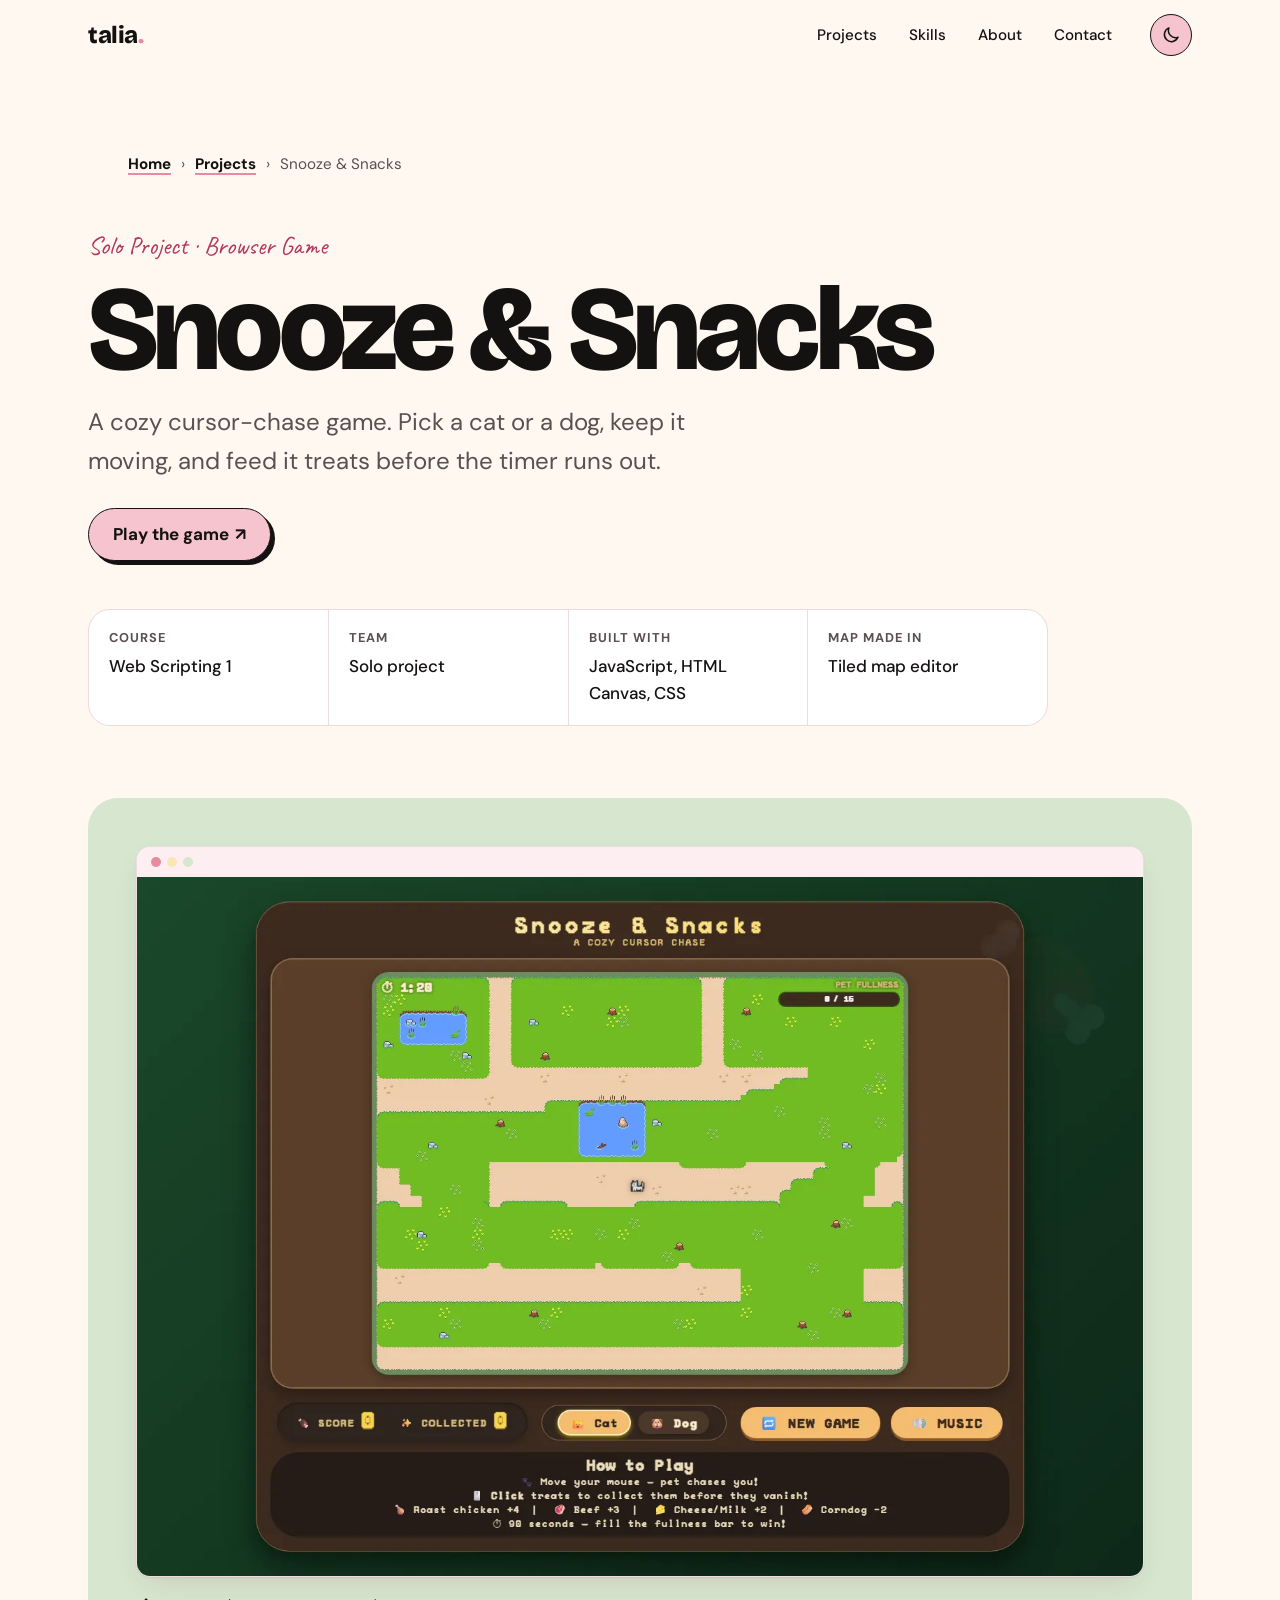
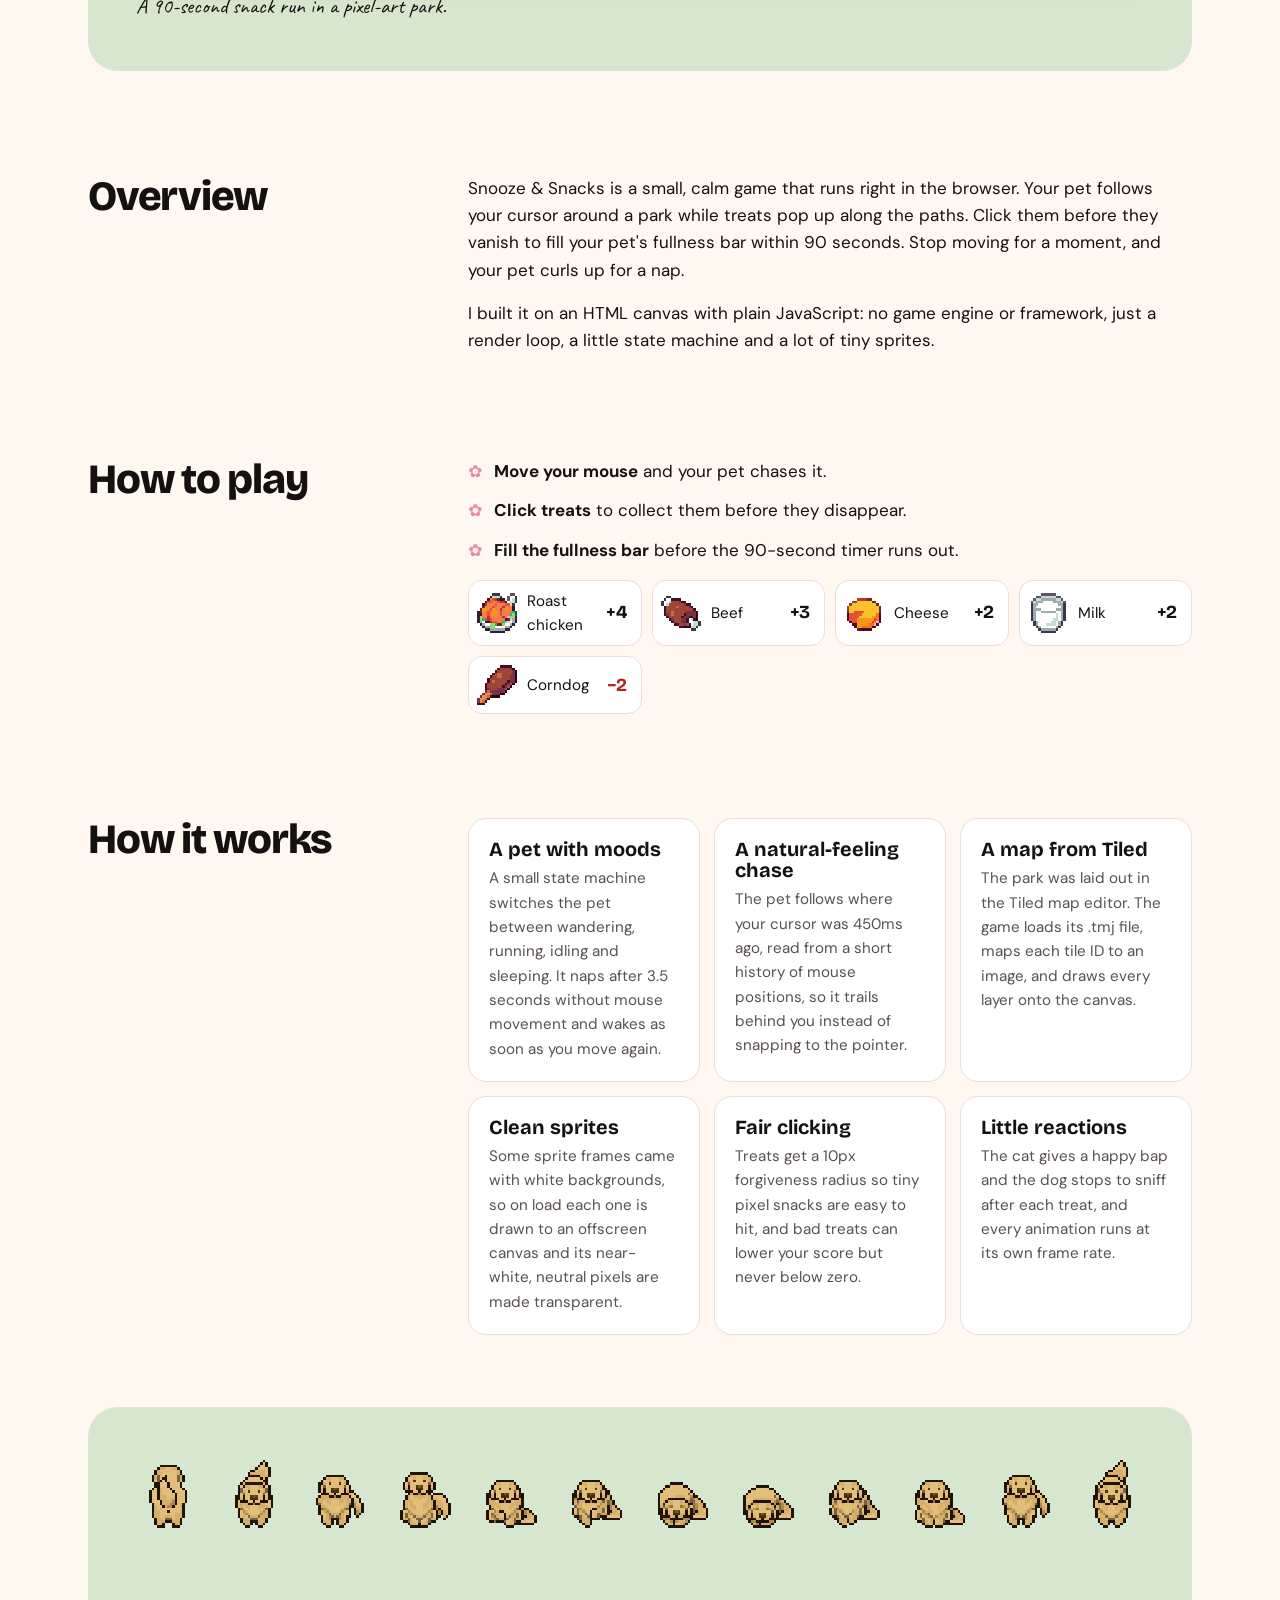
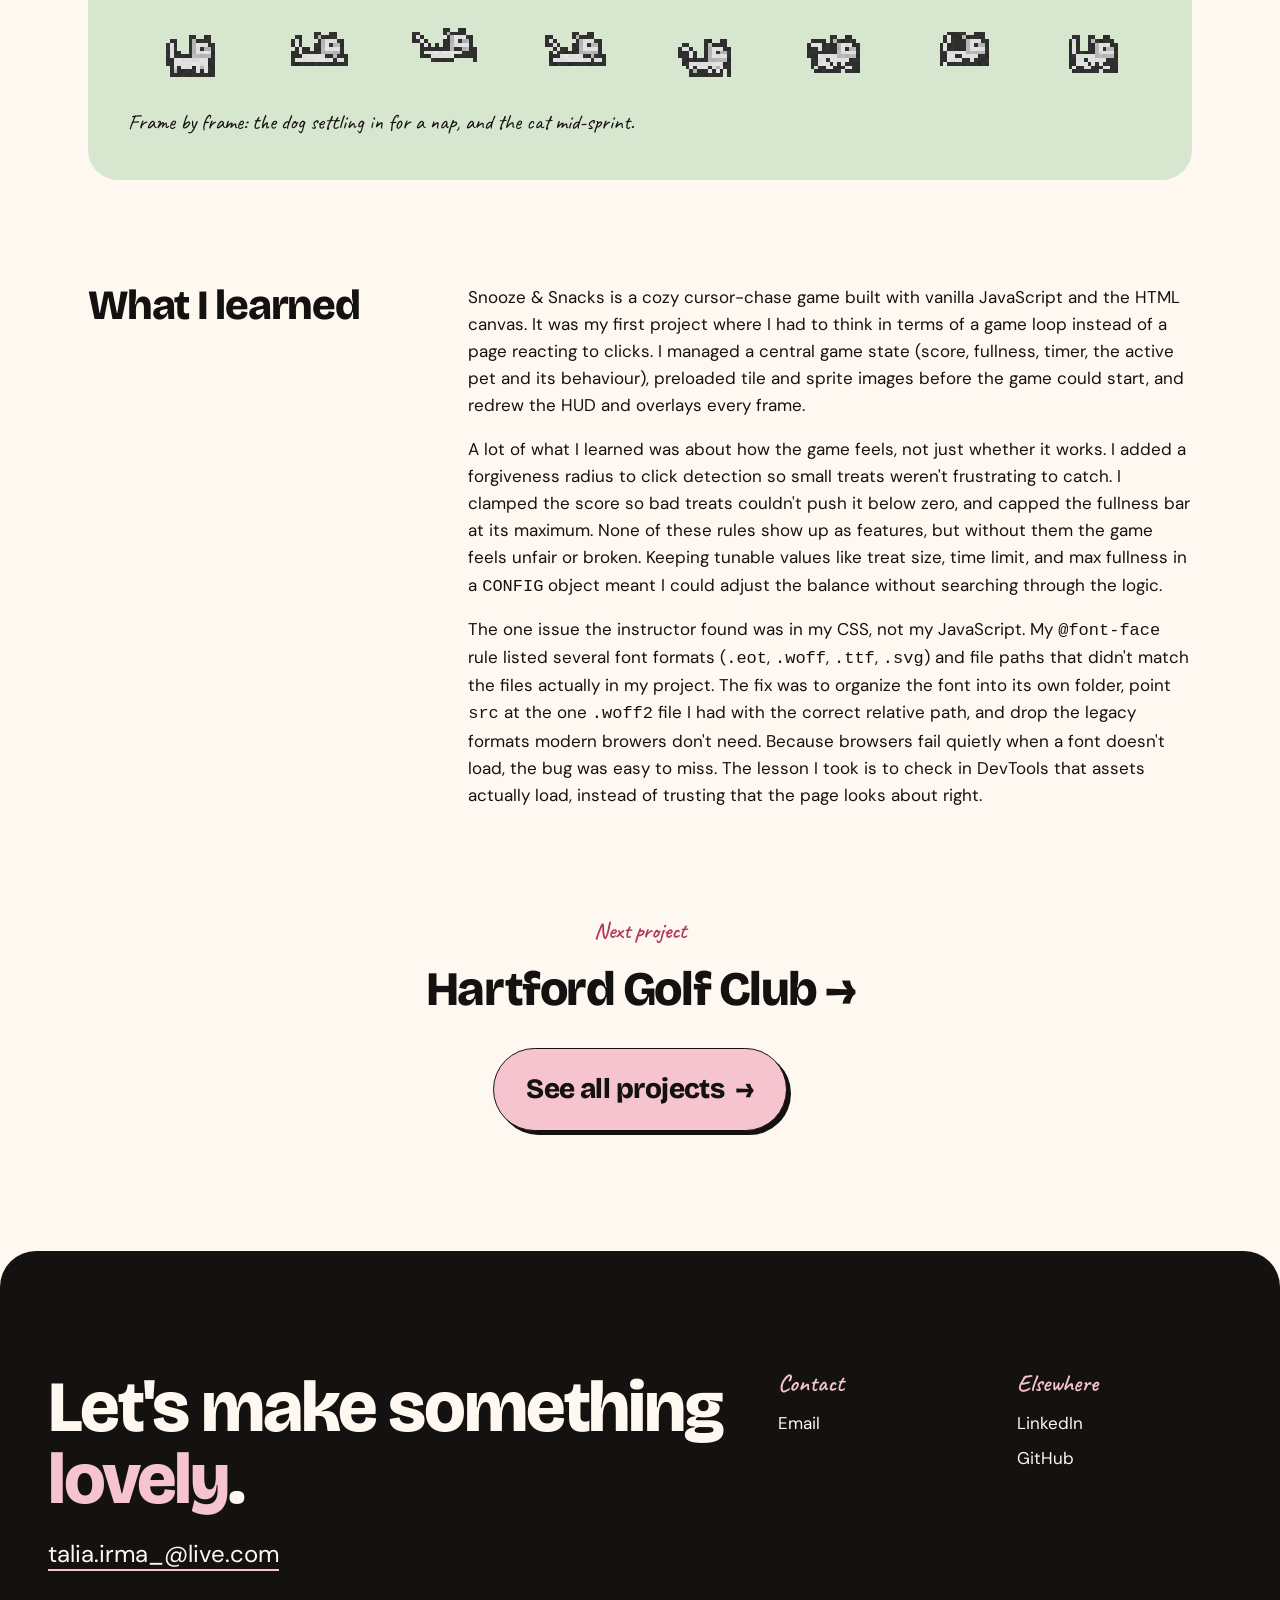
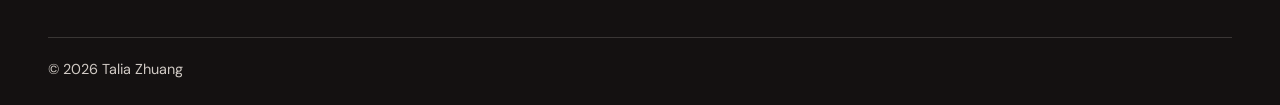
<file: projects/snooze-n-snacks.html>
<!doctype html>
<html lang="en">
  <head>
    <meta charset="UTF-8" />
    <meta
      name="viewport"
      content="width=device-width, initial-scale=1.0, viewport-fit=cover"
    />
    <title>Snooze &amp; Snacks — Talia Zhuang</title>
    <meta
      name="description"
      content="Snooze &amp; Snacks case study: a cozy cursor-chase browser game built with JavaScript and HTML canvas."
    />

    <link
      rel="canonical"
      href="https://tahleeuh.com/projects/snooze-n-snacks.html"
    />

    <!-- Icons -->
    <link rel="icon" href="../assets/icons/favicon.ico" sizes="any" />
    <link rel="icon" href="../assets/icons/favicon.svg" type="image/svg+xml" />
    <link
      rel="icon"
      href="../assets/icons/favicon-32.png"
      type="image/png"
      sizes="32x32"
    />
    <link rel="apple-touch-icon" href="../assets/icons/apple-touch-icon.png" />
    <meta
      name="theme-color"
      content="#fff8f1"
      media="(prefers-color-scheme: light)"
    />
    <meta
      name="theme-color"
      content="#171214"
      media="(prefers-color-scheme: dark)"
    />

    <!-- Link previews (LinkedIn, Slack, iMessage, etc.) -->
    <meta property="og:type" content="article" />
    <meta
      property="og:site_name"
      content="Talia Zhuang — Designer &amp; Developer"
    />
    <meta property="og:title" content="Snooze &amp; Snacks — Talia Zhuang" />
    <meta
      property="og:description"
      content="Snooze &amp; Snacks case study: a cozy cursor-chase browser game built with JavaScript and HTML canvas."
    />
    <meta
      property="og:url"
      content="https://tahleeuh.com/projects/snooze-n-snacks.html"
    />
    <meta
      property="og:image"
      content="https://tahleeuh.com/assets/og/snooze-n-snacks.jpg"
    />
    <meta property="og:image:width" content="1200" />
    <meta property="og:image:height" content="630" />
    <meta
      property="og:image:alt"
      content="Snooze and Snacks game screen: a pixel-art park with treats along the paths"
    />
    <meta name="twitter:card" content="summary_large_image" />

    <!-- Breadcrumb trail for search engines -->
    <script type="application/ld+json">
      {
        "@context": "https://schema.org",
        "@type": "BreadcrumbList",
        "itemListElement": [
          {
            "@type": "ListItem",
            "position": 1,
            "name": "Home",
            "item": "https://tahleeuh.com/"
          },
          {
            "@type": "ListItem",
            "position": 2,
            "name": "Projects",
            "item": "https://tahleeuh.com/#projects"
          },
          {
            "@type": "ListItem",
            "position": 3,
            "name": "Snooze & Snacks",
            "item": "https://tahleeuh.com/projects/snooze-n-snacks.html"
          }
        ]
      }
    </script>

    <!-- Set the theme before paint so there's no flash of the wrong mode -->
    <script>
      (function () {
        var saved = null;
        try {
          saved = localStorage.getItem('theme');
        } catch (e) {}
        if (saved === 'light' || saved === 'dark') {
          document.documentElement.setAttribute('data-theme', saved);
        }
      })();
    </script>

    <link rel="preconnect" href="https://fonts.googleapis.com" />
    <link rel="preconnect" href="https://fonts.gstatic.com" crossorigin />
    <!-- Fonts load without blocking the first paint; text shows in a fallback font until they arrive -->
    <link
      rel="preload"
      href="https://fonts.googleapis.com/css2?family=Bricolage+Grotesque:opsz,wght@12..96,400;12..96,600;12..96,800&family=Caveat:wght@600&family=DM+Sans:opsz,wght@9..40,400;9..40,500;9..40,700&display=swap"
      as="style"
      onload="this.onload=null;this.rel='stylesheet'"
    />
    <noscript
      ><link
        rel="stylesheet"
        href="https://fonts.googleapis.com/css2?family=Bricolage+Grotesque:opsz,wght@12..96,400;12..96,600;12..96,800&family=Caveat:wght@600&family=DM+Sans:opsz,wght@9..40,400;9..40,500;9..40,700&display=swap"
    /></noscript>
    <link rel="stylesheet" href="../css/styles.css?v=6" />
  </head>
  <body>
    <a class="skip-link" href="#main">Skip to content</a>

    <!-- ============ HEADER ============ -->
    <header class="site-header">
      <nav class="nav" aria-label="Main">
        <a class="nav__logo" href="../index.html"
          >talia<span aria-hidden="true">.</span></a
        >
        <ul class="nav__links">
          <li><a href="../index.html#projects">Projects</a></li>
          <li><a href="../index.html#skills">Skills</a></li>
          <li><a href="../index.html#about">About</a></li>
          <li><a href="#contact">Contact</a></li>
        </ul>
        <button
          class="theme-toggle"
          type="button"
          data-theme-toggle
          aria-label="Switch to dark mode"
        >
          <svg class="icon-moon" viewBox="0 0 24 24" aria-hidden="true">
            <path d="M20.5 14.5A8.5 8.5 0 0 1 9.5 3.5a8.5 8.5 0 1 0 11 11Z" />
          </svg>
          <svg class="icon-sun" viewBox="0 0 24 24" aria-hidden="true">
            <circle cx="12" cy="12" r="4.5" />
            <path
              d="M12 1.5v3M12 19.5v3M1.5 12h3M19.5 12h3M4.6 4.6l2.1 2.1M17.3 17.3l2.1 2.1M4.6 19.4l2.1-2.1M17.3 6.7l2.1-2.1"
            />
          </svg>
        </button>
      </nav>
    </header>

    <!-- ============ THUMB NAV (phones only) ============ -->
    <nav class="thumb-nav" aria-label="Sections">
      <ul>
        <li>
          <a href="../index.html#projects" aria-current="true">
            <svg viewBox="0 0 24 24" aria-hidden="true">
              <rect x="3.5" y="3.5" width="7" height="7" rx="2" />
              <rect x="13.5" y="3.5" width="7" height="7" rx="2" />
              <rect x="3.5" y="13.5" width="7" height="7" rx="2" />
              <rect x="13.5" y="13.5" width="7" height="7" rx="2" />
            </svg>
            <span>Work</span></a
          >
        </li>
        <li>
          <a href="../index.html#skills">
            <svg viewBox="0 0 24 24" aria-hidden="true">
              <path
                d="M12 3l2.2 5.8L20 11l-5.8 2.2L12 19l-2.2-5.8L4 11l5.8-2.2Z"
              />
            </svg>
            <span>Skills</span></a
          >
        </li>
        <li>
          <a href="../index.html#about">
            <svg viewBox="0 0 24 24" aria-hidden="true">
              <circle cx="12" cy="8.5" r="4" />
              <path d="M4.5 20.5c1.2-3.9 4.1-6 7.5-6s6.3 2.1 7.5 6" />
            </svg>
            <span>About</span></a
          >
        </li>
        <li>
          <a href="#contact">
            <svg viewBox="0 0 24 24" aria-hidden="true">
              <rect x="3" y="5.5" width="18" height="13" rx="3" />
              <path d="m4 7.5 8 6 8-6" />
            </svg>
            <span>Contact</span></a
          >
        </li>
        <li>
          <button
            type="button"
            class="thumb-nav__theme"
            data-theme-toggle
            aria-label="Switch to dark mode"
          >
            <svg class="icon-moon" viewBox="0 0 24 24" aria-hidden="true">
              <path d="M20.5 14.5A8.5 8.5 0 0 1 9.5 3.5a8.5 8.5 0 1 0 11 11Z" />
            </svg>
            <svg class="icon-sun" viewBox="0 0 24 24" aria-hidden="true">
              <circle cx="12" cy="12" r="4.5" />
              <path
                d="M12 1.5v3M12 19.5v3M1.5 12h3M19.5 12h3M4.6 4.6l2.1 2.1M17.3 17.3l2.1 2.1M4.6 19.4l2.1-2.1M17.3 6.7l2.1-2.1"
              />
            </svg>
            <span class="thumb-nav__theme-text" aria-hidden="true">Dark</span>
          </button>
        </li>
      </ul>
    </nav>

    <main id="main">
      <article class="case" style="--tint: var(--sage)">
        <!-- ============ INTRO ============ -->
        <header class="case__hero" id="top">
          <nav class="breadcrumbs" aria-label="Breadcrumb">
            <ol>
              <li><a href="../index.html">Home</a></li>
              <li><a href="../index.html#projects">Projects</a></li>
              <li><span aria-current="page">Snooze &amp; Snacks</span></li>
            </ol>
          </nav>
          <p class="section__kicker">Solo Project · Browser Game</p>
          <h1 class="case__title">Snooze &amp; Snacks</h1>
          <p class="case__lede">
            A cozy cursor-chase game. Pick a cat or a dog, keep it moving, and
            feed it treats before the timer runs out.
          </p>

          <div class="case__actions">
            <a
              class="btn btn--primary"
              href="https://tahleeuh.com/snooze-n-snacks"
              target="_blank"
              rel="noopener"
              >Play the game <span aria-hidden="true">↗</span
              ><span class="visually-hidden"> (opens in a new tab)</span></a
            >
          </div>

          <dl class="case__facts">
            <div>
              <dt>Course</dt>
              <dd>Web Scripting 1</dd>
            </div>
            <div>
              <dt>Team</dt>
              <dd>Solo project</dd>
            </div>
            <div>
              <dt>Built with</dt>
              <dd>JavaScript, HTML Canvas, CSS</dd>
            </div>
            <div>
              <dt>Map made in</dt>
              <dd>Tiled map editor</dd>
            </div>
          </dl>
        </header>

        <figure class="case__shot case__shot--wide reveal">
          <div class="browser">
            <div class="browser__bar" aria-hidden="true">
              <span></span><span></span><span></span>
            </div>
            <img
              src="../assets/projects/snooze-n-snacks/game.webp"
              alt="Snooze and Snacks game screen: a pixel-art park with grass, dirt paths and a pond, a countdown timer, a fullness bar, and Cat, Dog, New Game and Music buttons"
              width="1440"
              height="1000"
            />
          </div>
          <figcaption>A 90-second snack run in a pixel-art park.</figcaption>
        </figure>

        <!-- ============ OVERVIEW ============ -->
        <section class="case__section reveal" aria-labelledby="overview-title">
          <h2 class="case__h2" id="overview-title">Overview</h2>
          <div class="case__body">
            <p>
              Snooze &amp; Snacks is a small, calm game that runs right in the
              browser. Your pet follows your cursor around a park while treats
              pop up along the paths. Click them before they vanish to fill your
              pet's fullness bar within 90 seconds. Stop moving for a moment,
              and your pet curls up for a nap.
            </p>
            <p>
              I built it on an HTML canvas with plain JavaScript: no game engine
              or framework, just a render loop, a little state machine and a lot
              of tiny sprites.
            </p>
          </div>
        </section>

        <!-- ============ HOW TO PLAY ============ -->
        <section class="case__section reveal" aria-labelledby="play-title">
          <h2 class="case__h2" id="play-title">How to play</h2>
          <div class="case__body">
            <ul class="case__list">
              <li><strong>Move your mouse</strong> and your pet chases it.</li>
              <li>
                <strong>Click treats</strong> to collect them before they
                disappear.
              </li>
              <li>
                <strong>Fill the fullness bar</strong> before the 90-second
                timer runs out.
              </li>
            </ul>
            <ul class="treats" aria-label="Treat scores">
              <li>
                <img
                  src="../assets/projects/snooze-n-snacks/treat-roast-chicken.png"
                  alt=""
                  width="48"
                  height="48"
                /><span>Roast chicken</span><strong>+4</strong>
              </li>
              <li>
                <img
                  src="../assets/projects/snooze-n-snacks/treat-beef.png"
                  alt=""
                  width="48"
                  height="48"
                /><span>Beef</span><strong>+3</strong>
              </li>
              <li>
                <img
                  src="../assets/projects/snooze-n-snacks/treat-cheese.png"
                  alt=""
                  width="48"
                  height="48"
                /><span>Cheese</span><strong>+2</strong>
              </li>
              <li>
                <img
                  src="../assets/projects/snooze-n-snacks/treat-milk.png"
                  alt=""
                  width="48"
                  height="48"
                /><span>Milk</span><strong>+2</strong>
              </li>
              <li class="treats__bad">
                <img
                  src="../assets/projects/snooze-n-snacks/treat-corndog.png"
                  alt=""
                  width="48"
                  height="48"
                /><span>Corndog</span><strong>−2</strong>
              </li>
            </ul>
          </div>
        </section>

        <!-- ============ HOW IT WORKS ============ -->
        <section class="case__section reveal" aria-labelledby="how-title">
          <h2 class="case__h2" id="how-title">How it works</h2>
          <div class="case__body">
            <ul class="case__cards">
              <li>
                <h3>A pet with moods</h3>
                <p>
                  A small state machine switches the pet between wandering,
                  running, idling and sleeping. It naps after 3.5 seconds
                  without mouse movement and wakes as soon as you move again.
                </p>
              </li>
              <li>
                <h3>A natural-feeling chase</h3>
                <p>
                  The pet follows where your cursor was 450ms ago, read from a
                  short history of mouse positions, so it trails behind you
                  instead of snapping to the pointer.
                </p>
              </li>
              <li>
                <h3>A map from Tiled</h3>
                <p>
                  The park was laid out in the Tiled map editor. The game loads
                  its .tmj file, maps each tile ID to an image, and draws every
                  layer onto the canvas.
                </p>
              </li>
              <li>
                <h3>Clean sprites</h3>
                <p>
                  Some sprite frames came with white backgrounds, so on load
                  each one is drawn to an offscreen canvas and its near-white,
                  neutral pixels are made transparent.
                </p>
              </li>
              <li>
                <h3>Fair clicking</h3>
                <p>
                  Treats get a 10px forgiveness radius so tiny pixel snacks are
                  easy to hit, and bad treats can lower your score but never
                  below zero.
                </p>
              </li>
              <li>
                <h3>Little reactions</h3>
                <p>
                  The cat gives a happy bap and the dog stops to sniff after
                  each treat, and every animation runs at its own frame rate.
                </p>
              </li>
            </ul>
          </div>
        </section>

        <figure class="case__shot sprites reveal">
          <div
            class="sprites__scroll"
            tabindex="0"
            role="region"
            aria-label="Dog animation frames (scrolls sideways)"
          >
            <img
              class="sprites__strip"
              src="../assets/projects/snooze-n-snacks/dog-lie-down.png"
              alt="Twelve pixel-art animation frames of a golden dog sitting, then lying down to sleep"
              width="1624"
              height="128"
              loading="lazy"
            />
          </div>
          <div
            class="sprites__scroll"
            tabindex="0"
            role="region"
            aria-label="Cat animation frames (scrolls sideways)"
          >
            <img
              class="sprites__strip"
              src="../assets/projects/snooze-n-snacks/cat-run.png"
              alt="Eight pixel-art animation frames of a grey cat running"
              width="1350"
              height="160"
              loading="lazy"
            />
          </div>
          <figcaption>
            Frame by frame: the dog settling in for a nap, and the cat
            mid-sprint.
          </figcaption>
        </figure>

        <!-- ============ REFLECTION ============ -->
        <section class="case__section reveal" aria-labelledby="learned-title">
          <h2 class="case__h2" id="learned-title">What I learned</h2>
          <div class="case__body">
            <p>
              Snooze & Snacks is a cozy cursor-chase game built with vanilla
              JavaScript and the HTML canvas. It was my first project where I
              had to think in terms of a game loop instead of a page reacting to
              clicks. I managed a central game state (score, fullness, timer,
              the active pet and its behaviour), preloaded tile and sprite
              images before the game could start, and redrew the HUD and
              overlays every frame.
            </p>

            <p>
              A lot of what I learned was about how the game feels, not just
              whether it works. I added a forgiveness radius to click detection
              so small treats weren't frustrating to catch. I clamped the score
              so bad treats couldn't push it below zero, and capped the fullness
              bar at its maximum. None of these rules show up as features, but
              without them the game feels unfair or broken. Keeping tunable
              values like treat size, time limit, and max fullness in a
              <code>CONFIG</code> object meant I could adjust the balance
              without searching through the logic.
            </p>

            <p>
              The one issue the instructor found was in my CSS, not my
              JavaScript. My <code>@font-face</code> rule listed several font
              formats (<code>.eot</code>, <code>.woff</code>, <code>.ttf</code>,
              <code>.svg</code>) and file paths that didn't match the files
              actually in my project. The fix was to organize the font into its
              own folder, point <code>src</code> at the one
              <code>.woff2</code> file I had with the correct relative path, and
              drop the legacy formats modern browers don't need. Because
              browsers fail quietly when a font doesn't load, the bug was easy
              to miss. The lesson I took is to check in DevTools that assets
              actually load, instead of trusting that the page looks about
              right.
            </p>
          </div>
        </section>

        <!-- ============ NEXT ============ -->
        <nav class="case__next" aria-label="More projects">
          <a class="case__next-link" href="hartford-golf-club.html"
            ><span>Next project</span>Hartford Golf Club
            <span aria-hidden="true">→</span></a
          >
          <a class="btn btn--primary btn--cta" href="../index.html#projects"
            >See all projects <span aria-hidden="true">→</span></a
          >
        </nav>
      </article>
    </main>

    <!-- ============ FOOTER ============ -->
    <footer class="footer" id="contact">
      <div class="footer__inner">
        <div class="footer__lead">
          <p class="footer__big">Let's make something <em>lovely</em>.</p>
          <a class="footer__email" href="mailto:talia.irma_@live.com"
            >talia.irma_@live.com</a
          >
        </div>

        <div class="footer__cols">
          <div>
            <h2 class="footer__label">Contact</h2>
            <ul>
              <li><a href="mailto:talia.irma_@live.com">Email</a></li>
            </ul>
          </div>
          <div>
            <h2 class="footer__label">Elsewhere</h2>
            <ul class="socials">
              <li>
                <a
                  href="https://www.linkedin.com/in/talia-lhi-zhuang/"
                  target="_blank"
                  rel="me noopener"
                  >LinkedIn<span class="visually-hidden">
                    (opens in a new tab)</span
                  ></a
                >
              </li>
              <li>
                <a
                  href="https://github.com/taliaairma"
                  target="_blank"
                  rel="me noopener"
                  >GitHub<span class="visually-hidden">
                    (opens in a new tab)</span
                  ></a
                >
              </li>
            </ul>
          </div>
        </div>
      </div>
      <div class="footer__base">
        <p>© <span id="year">2026</span> Talia Zhuang</p>
      </div>
    </footer>

    <!-- Floating "back to top" button: main.js shows it once you scroll down -->
    <a class="to-top" href="#top" data-to-top>
      <svg viewBox="0 0 24 24" aria-hidden="true">
        <path d="M12 19V5M5.5 11.5 12 5l6.5 6.5" />
      </svg>
      <span class="visually-hidden">Back to top</span>
    </a>

    <script src="../js/main.js?v=6"></script>
  </body>
</html>
</file>
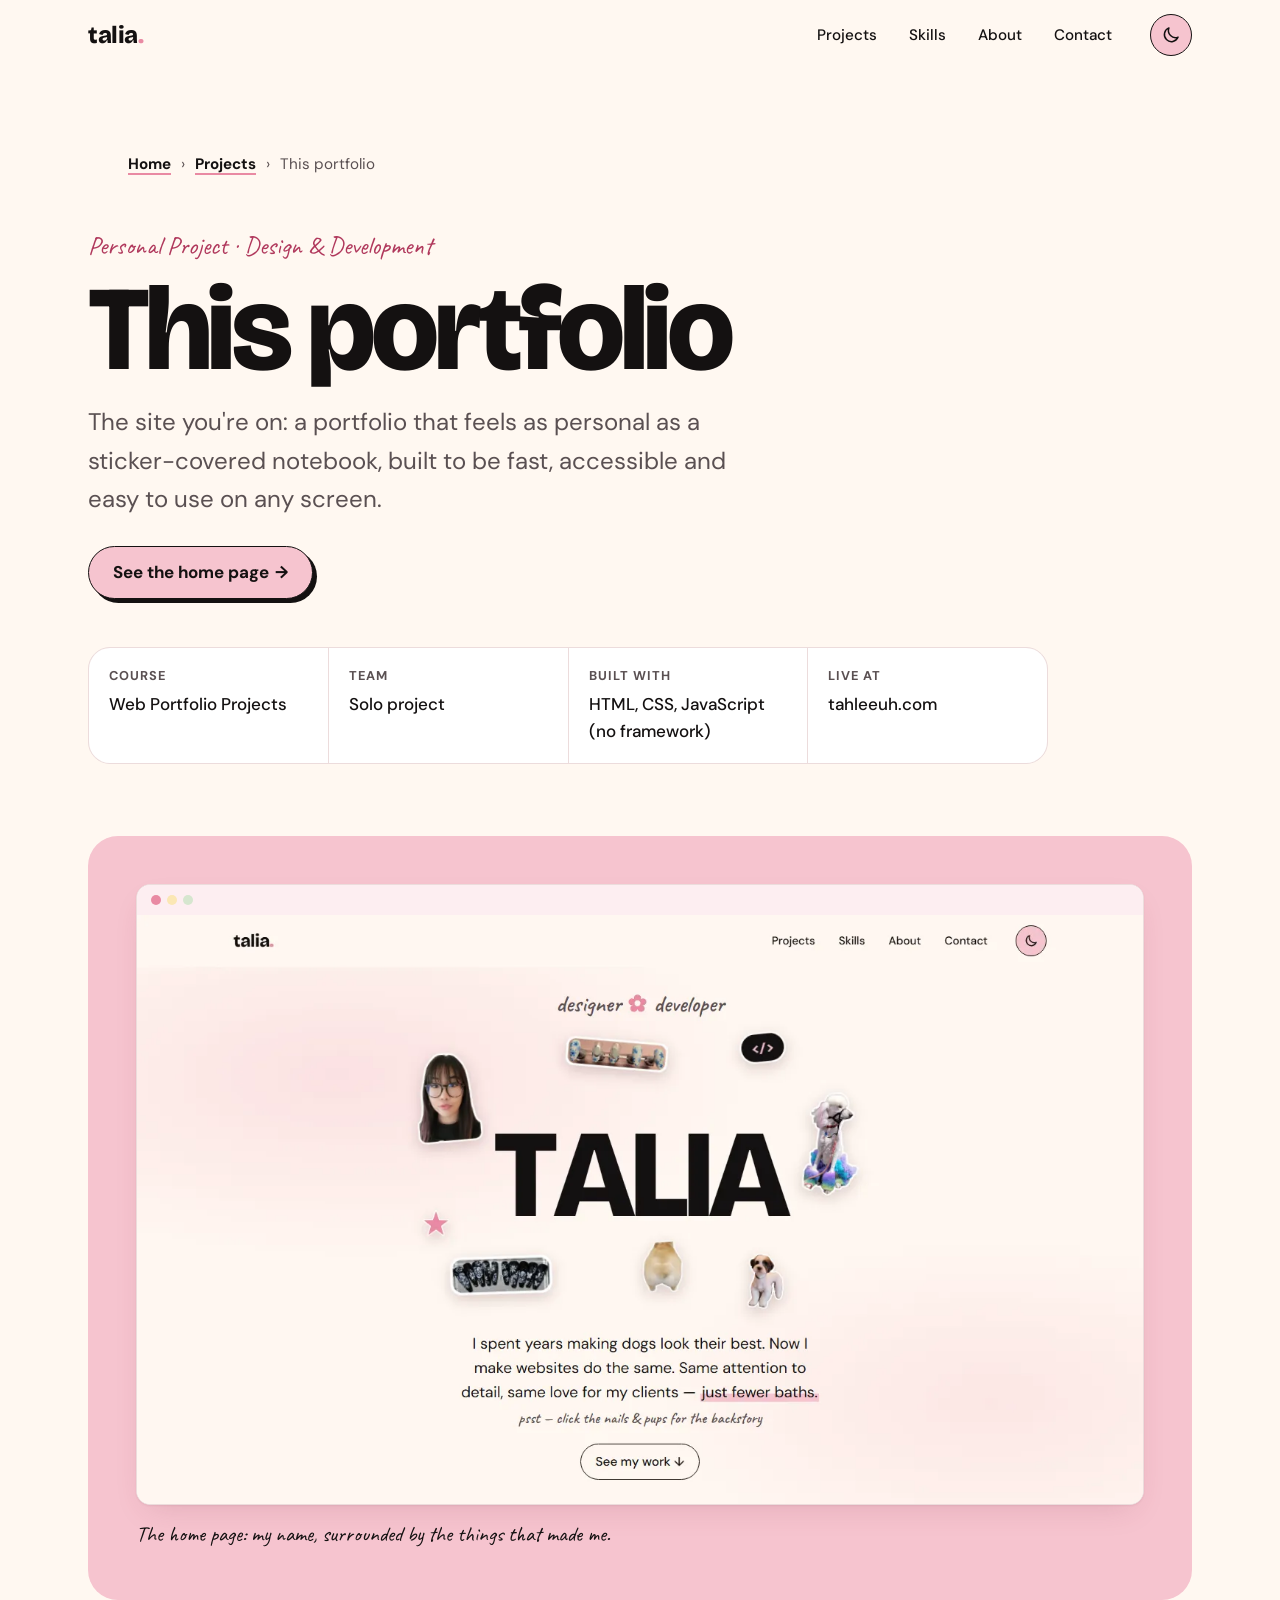
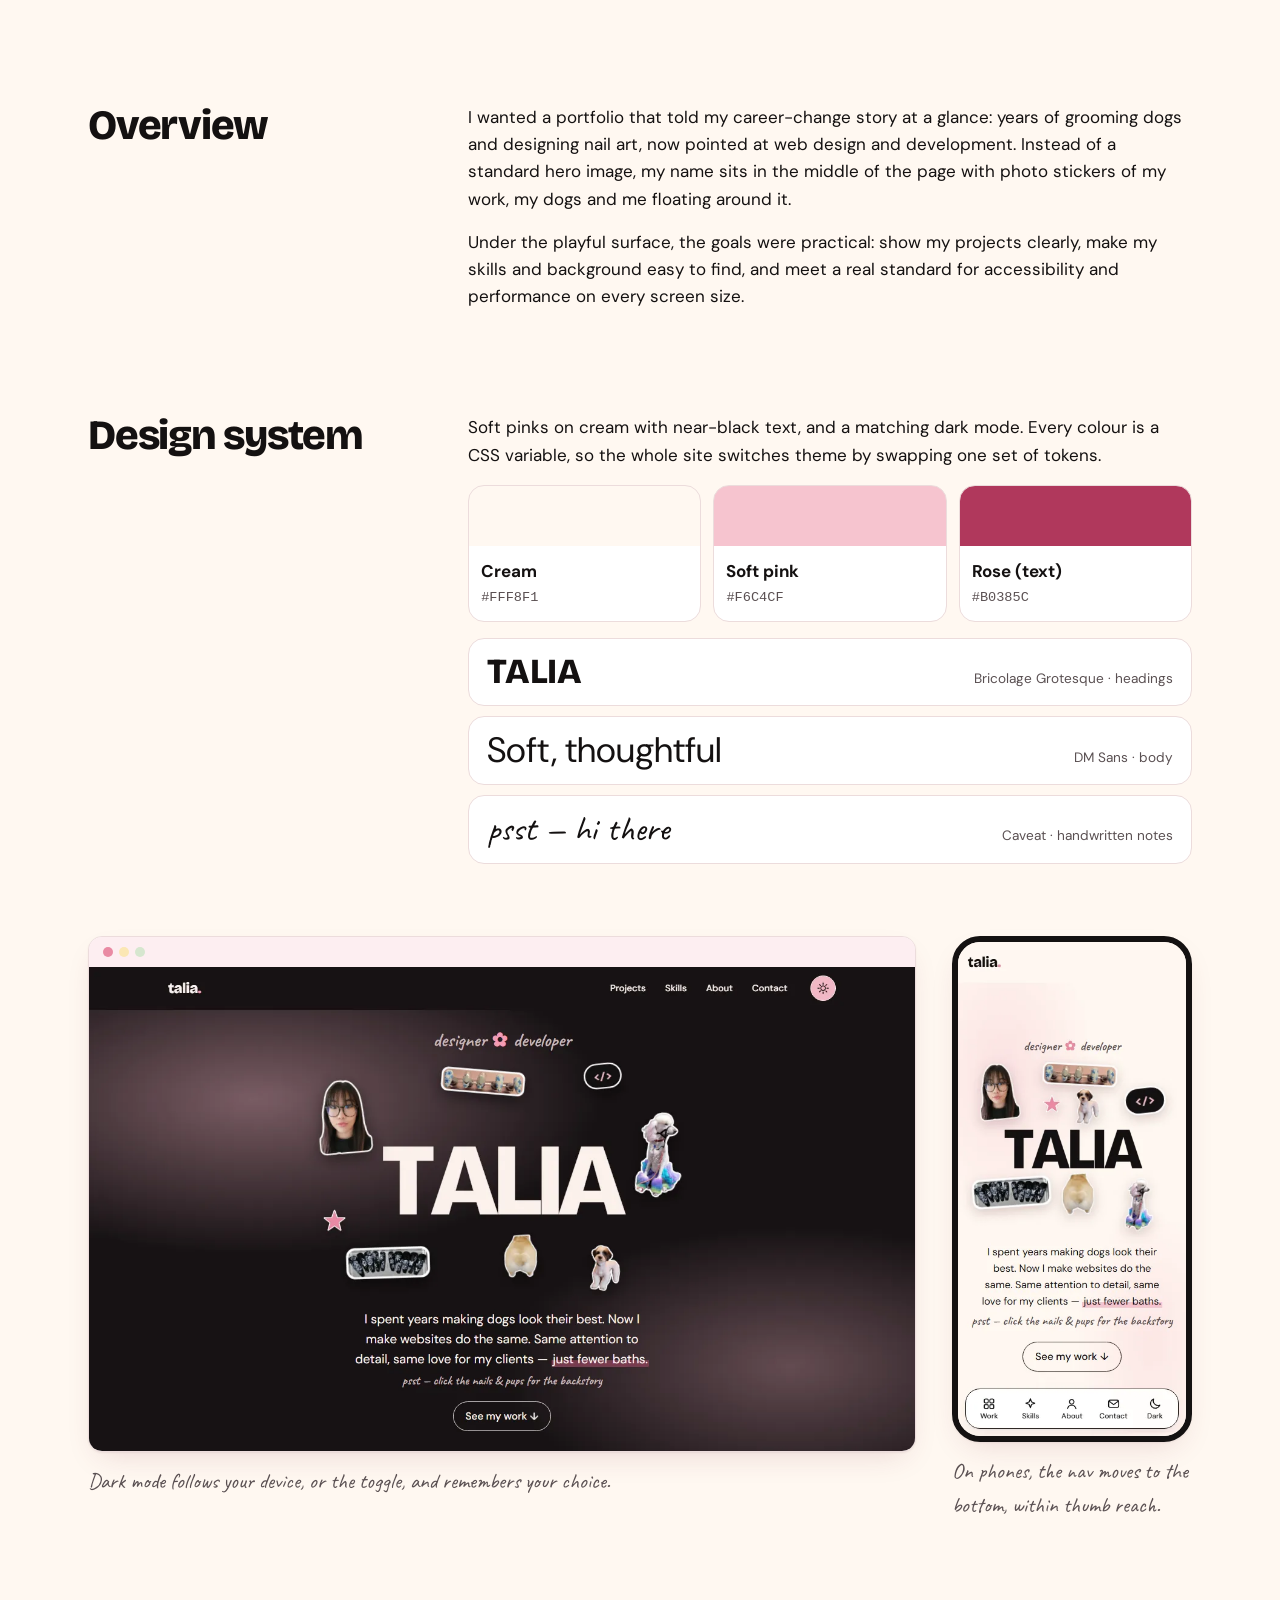
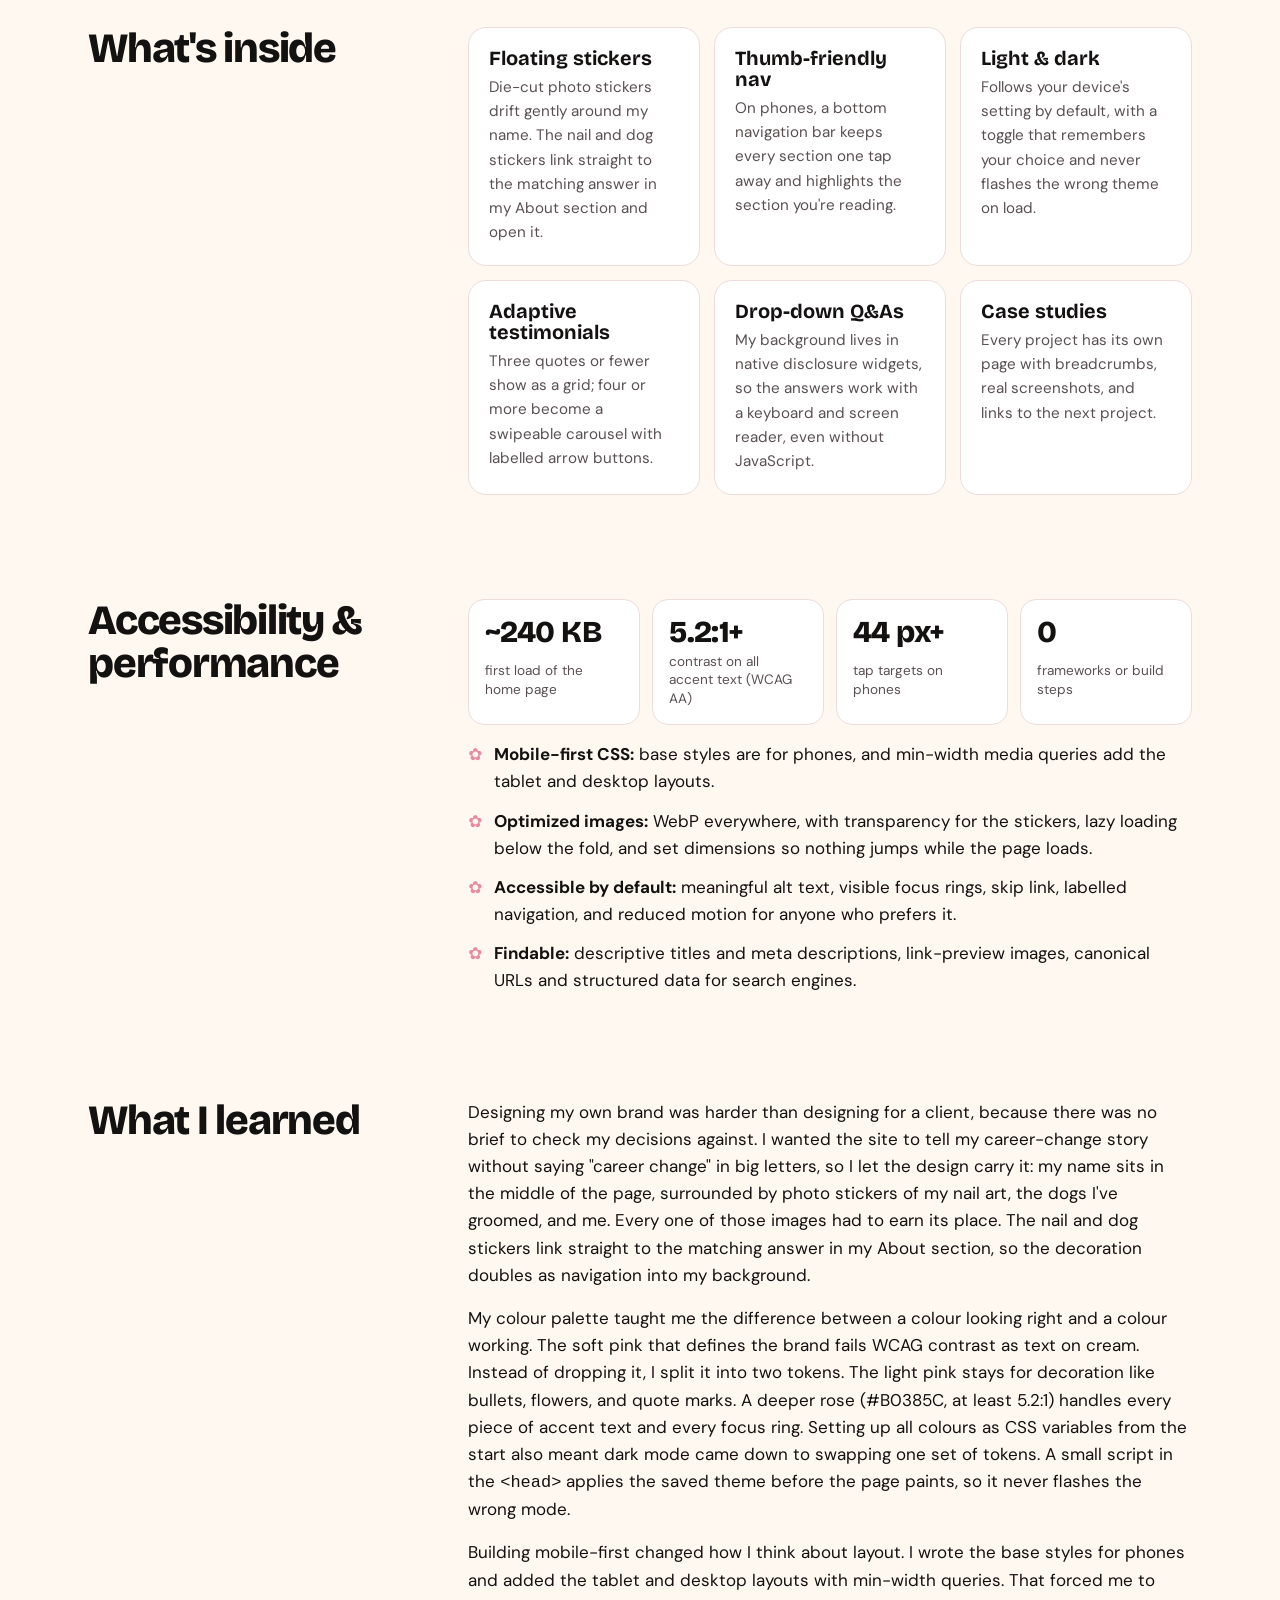
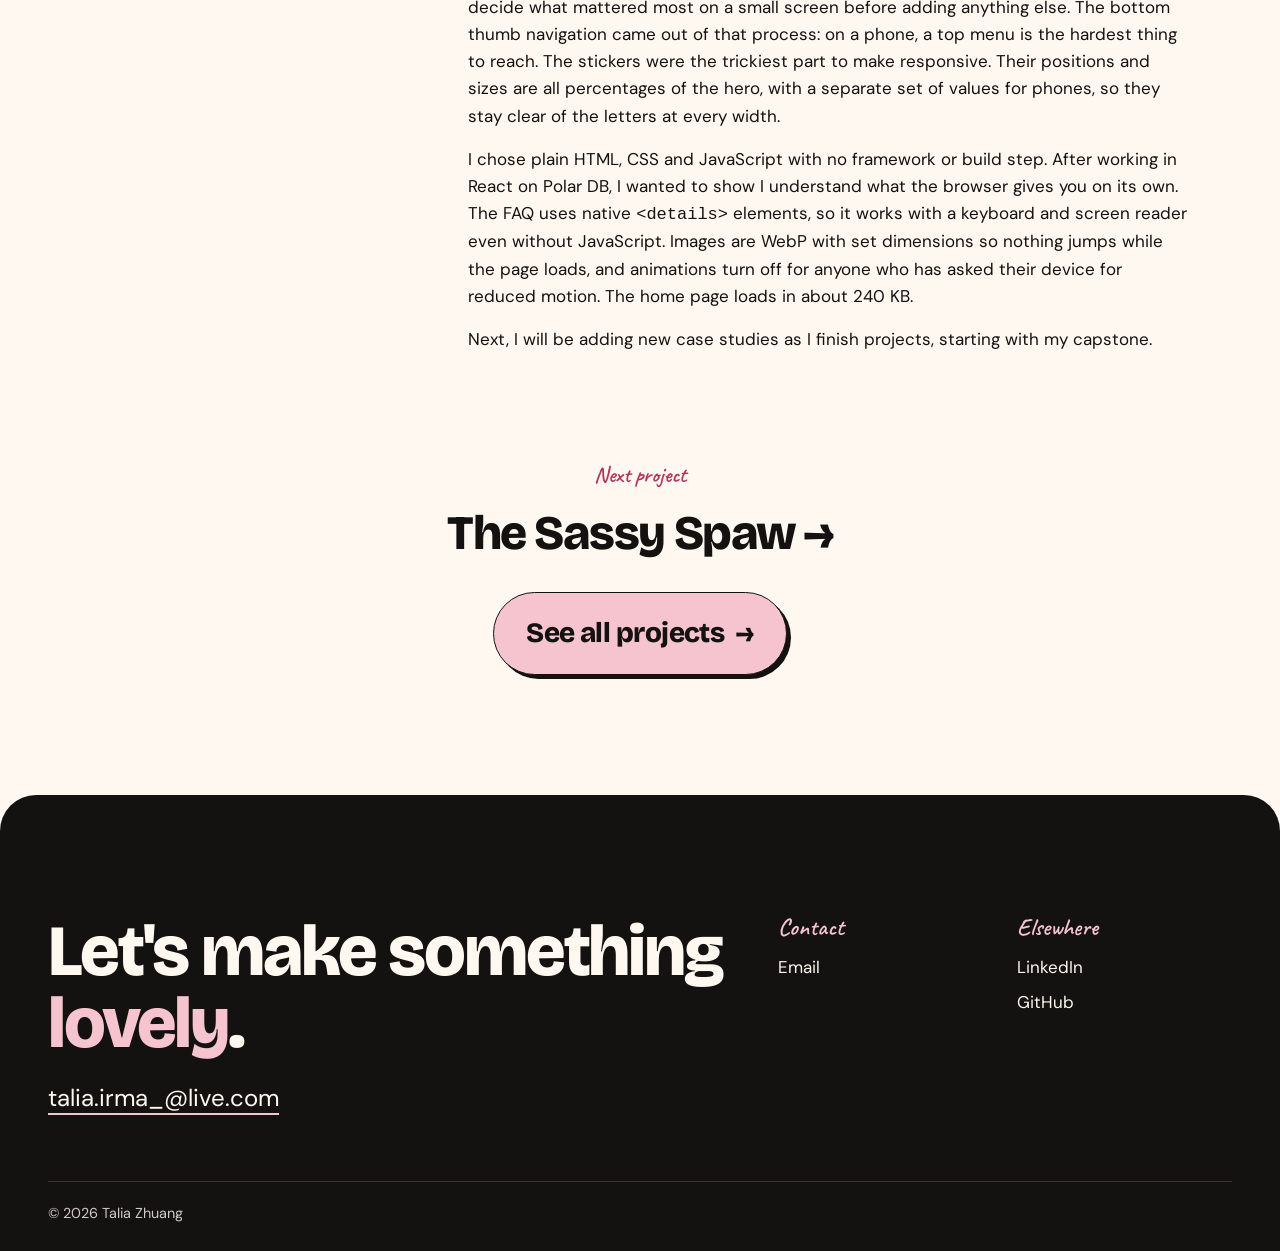
<file: projects/talia-portfolio.html>
<!doctype html>
<html lang="en">
  <head>
    <meta charset="UTF-8" />
    <meta
      name="viewport"
      content="width=device-width, initial-scale=1.0, viewport-fit=cover"
    />
    <title>This portfolio — Talia Zhuang</title>
    <meta
      name="description"
      content="Case study for this portfolio: a mobile-first, accessible static site with floating photo stickers, light and dark modes and a thumb-friendly phone nav."
    />

    <link
      rel="canonical"
      href="https://tahleeuh.com/projects/talia-portfolio.html"
    />

    <!-- Icons -->
    <link rel="icon" href="../assets/icons/favicon.ico" sizes="any" />
    <link rel="icon" href="../assets/icons/favicon.svg" type="image/svg+xml" />
    <link
      rel="icon"
      href="../assets/icons/favicon-32.png"
      type="image/png"
      sizes="32x32"
    />
    <link rel="apple-touch-icon" href="../assets/icons/apple-touch-icon.png" />
    <meta
      name="theme-color"
      content="#fff8f1"
      media="(prefers-color-scheme: light)"
    />
    <meta
      name="theme-color"
      content="#171214"
      media="(prefers-color-scheme: dark)"
    />

    <!-- Link previews (LinkedIn, Slack, iMessage, etc.) -->
    <meta property="og:type" content="article" />
    <meta
      property="og:site_name"
      content="Talia Zhuang — Designer &amp; Developer"
    />
    <meta property="og:title" content="This portfolio — Talia Zhuang" />
    <meta
      property="og:description"
      content="Case study for this portfolio: a mobile-first, accessible static site with floating photo stickers, light and dark modes and a thumb-friendly phone nav."
    />
    <meta
      property="og:url"
      content="https://tahleeuh.com/projects/talia-portfolio.html"
    />
    <meta
      property="og:image"
      content="https://tahleeuh.com/assets/og/home.jpg"
    />
    <meta property="og:image:width" content="1200" />
    <meta property="og:image:height" content="630" />
    <meta
      property="og:image:alt"
      content="The name TALIA surrounded by floating photo stickers of nail art and groomed dogs"
    />
    <meta name="twitter:card" content="summary_large_image" />

    <!-- Breadcrumb trail for search engines -->
    <script type="application/ld+json">
      {
        "@context": "https://schema.org",
        "@type": "BreadcrumbList",
        "itemListElement": [
          {
            "@type": "ListItem",
            "position": 1,
            "name": "Home",
            "item": "https://tahleeuh.com/"
          },
          {
            "@type": "ListItem",
            "position": 2,
            "name": "Projects",
            "item": "https://tahleeuh.com/#projects"
          },
          {
            "@type": "ListItem",
            "position": 3,
            "name": "This portfolio",
            "item": "https://tahleeuh.com/projects/talia-portfolio.html"
          }
        ]
      }
    </script>

    <!-- Set the theme before paint so there's no flash of the wrong mode -->
    <script>
      (function () {
        var saved = null;
        try {
          saved = localStorage.getItem('theme');
        } catch (e) {}
        if (saved === 'light' || saved === 'dark') {
          document.documentElement.setAttribute('data-theme', saved);
        }
      })();
    </script>

    <link rel="preconnect" href="https://fonts.googleapis.com" />
    <link rel="preconnect" href="https://fonts.gstatic.com" crossorigin />
    <!-- Fonts load without blocking the first paint; text shows in a fallback font until they arrive -->
    <link
      rel="preload"
      href="https://fonts.googleapis.com/css2?family=Bricolage+Grotesque:opsz,wght@12..96,400;12..96,600;12..96,800&family=Caveat:wght@600&family=DM+Sans:opsz,wght@9..40,400;9..40,500;9..40,700&display=swap"
      as="style"
      onload="this.onload=null;this.rel='stylesheet'"
    />
    <noscript
      ><link
        rel="stylesheet"
        href="https://fonts.googleapis.com/css2?family=Bricolage+Grotesque:opsz,wght@12..96,400;12..96,600;12..96,800&family=Caveat:wght@600&family=DM+Sans:opsz,wght@9..40,400;9..40,500;9..40,700&display=swap"
    /></noscript>
    <link rel="stylesheet" href="../css/styles.css?v=6" />
  </head>
  <body>
    <a class="skip-link" href="#main">Skip to content</a>

    <!-- ============ HEADER ============ -->
    <header class="site-header">
      <nav class="nav" aria-label="Main">
        <a class="nav__logo" href="../index.html"
          >talia<span aria-hidden="true">.</span></a
        >
        <ul class="nav__links">
          <li><a href="../index.html#projects">Projects</a></li>
          <li><a href="../index.html#skills">Skills</a></li>
          <li><a href="../index.html#about">About</a></li>
          <li><a href="#contact">Contact</a></li>
        </ul>
        <button
          class="theme-toggle"
          type="button"
          data-theme-toggle
          aria-label="Switch to dark mode"
        >
          <svg class="icon-moon" viewBox="0 0 24 24" aria-hidden="true">
            <path d="M20.5 14.5A8.5 8.5 0 0 1 9.5 3.5a8.5 8.5 0 1 0 11 11Z" />
          </svg>
          <svg class="icon-sun" viewBox="0 0 24 24" aria-hidden="true">
            <circle cx="12" cy="12" r="4.5" />
            <path
              d="M12 1.5v3M12 19.5v3M1.5 12h3M19.5 12h3M4.6 4.6l2.1 2.1M17.3 17.3l2.1 2.1M4.6 19.4l2.1-2.1M17.3 6.7l2.1-2.1"
            />
          </svg>
        </button>
      </nav>
    </header>

    <!-- ============ THUMB NAV (phones only) ============ -->
    <nav class="thumb-nav" aria-label="Sections">
      <ul>
        <li>
          <a href="../index.html#projects" aria-current="true">
            <svg viewBox="0 0 24 24" aria-hidden="true">
              <rect x="3.5" y="3.5" width="7" height="7" rx="2" />
              <rect x="13.5" y="3.5" width="7" height="7" rx="2" />
              <rect x="3.5" y="13.5" width="7" height="7" rx="2" />
              <rect x="13.5" y="13.5" width="7" height="7" rx="2" />
            </svg>
            <span>Work</span></a
          >
        </li>
        <li>
          <a href="../index.html#skills">
            <svg viewBox="0 0 24 24" aria-hidden="true">
              <path
                d="M12 3l2.2 5.8L20 11l-5.8 2.2L12 19l-2.2-5.8L4 11l5.8-2.2Z"
              />
            </svg>
            <span>Skills</span></a
          >
        </li>
        <li>
          <a href="../index.html#about">
            <svg viewBox="0 0 24 24" aria-hidden="true">
              <circle cx="12" cy="8.5" r="4" />
              <path d="M4.5 20.5c1.2-3.9 4.1-6 7.5-6s6.3 2.1 7.5 6" />
            </svg>
            <span>About</span></a
          >
        </li>
        <li>
          <a href="#contact">
            <svg viewBox="0 0 24 24" aria-hidden="true">
              <rect x="3" y="5.5" width="18" height="13" rx="3" />
              <path d="m4 7.5 8 6 8-6" />
            </svg>
            <span>Contact</span></a
          >
        </li>
        <li>
          <button
            type="button"
            class="thumb-nav__theme"
            data-theme-toggle
            aria-label="Switch to dark mode"
          >
            <svg class="icon-moon" viewBox="0 0 24 24" aria-hidden="true">
              <path d="M20.5 14.5A8.5 8.5 0 0 1 9.5 3.5a8.5 8.5 0 1 0 11 11Z" />
            </svg>
            <svg class="icon-sun" viewBox="0 0 24 24" aria-hidden="true">
              <circle cx="12" cy="12" r="4.5" />
              <path
                d="M12 1.5v3M12 19.5v3M1.5 12h3M19.5 12h3M4.6 4.6l2.1 2.1M17.3 17.3l2.1 2.1M4.6 19.4l2.1-2.1M17.3 6.7l2.1-2.1"
              />
            </svg>
            <span class="thumb-nav__theme-text" aria-hidden="true">Dark</span>
          </button>
        </li>
      </ul>
    </nav>

    <main id="main">
      <article class="case" style="--tint: var(--pink); --tint-ink: #141111">
        <!-- ============ INTRO ============ -->
        <header class="case__hero" id="top">
          <nav class="breadcrumbs" aria-label="Breadcrumb">
            <ol>
              <li><a href="../index.html">Home</a></li>
              <li><a href="../index.html#projects">Projects</a></li>
              <li><span aria-current="page">This portfolio</span></li>
            </ol>
          </nav>
          <p class="section__kicker">
            Personal Project · Design &amp; Development
          </p>
          <h1 class="case__title">This portfolio</h1>
          <p class="case__lede">
            The site you're on: a portfolio that feels as personal as a
            sticker-covered notebook, built to be fast, accessible and easy to
            use on any screen.
          </p>

          <div class="case__actions">
            <a class="btn btn--primary" href="../index.html"
              >See the home page <span aria-hidden="true">→</span></a
            >
          </div>

          <dl class="case__facts">
            <div>
              <dt>Course</dt>
              <dd>Web Portfolio Projects</dd>
            </div>
            <div>
              <dt>Team</dt>
              <dd>Solo project</dd>
            </div>
            <div>
              <dt>Built with</dt>
              <dd>HTML, CSS, JavaScript (no framework)</dd>
            </div>
            <div>
              <dt>Live at</dt>
              <dd>tahleeuh.com</dd>
            </div>
          </dl>
        </header>

        <figure class="case__shot case__shot--wide reveal">
          <div class="browser">
            <div class="browser__bar" aria-hidden="true">
              <span></span><span></span><span></span>
            </div>
            <img
              src="../assets/projects/talia-portfolio/home-light.webp"
              alt="Portfolio home page in light mode: the name TALIA in bold black letters with photo stickers floating around it on a cream background"
              width="1366"
              height="800"
            />
          </div>
          <figcaption>
            The home page: my name, surrounded by the things that made me.
          </figcaption>
        </figure>

        <!-- ============ OVERVIEW ============ -->
        <section class="case__section reveal" aria-labelledby="overview-title">
          <h2 class="case__h2" id="overview-title">Overview</h2>
          <div class="case__body">
            <p>
              I wanted a portfolio that told my career-change story at a glance:
              years of grooming dogs and designing nail art, now pointed at web
              design and development. Instead of a standard hero image, my name
              sits in the middle of the page with photo stickers of my work, my
              dogs and me floating around it.
            </p>
            <p>
              Under the playful surface, the goals were practical: show my
              projects clearly, make my skills and background easy to find, and
              meet a real standard for accessibility and performance on every
              screen size.
            </p>
          </div>
        </section>

        <!-- ============ DESIGN ============ -->
        <section class="case__section reveal" aria-labelledby="design-title">
          <h2 class="case__h2" id="design-title">Design system</h2>
          <div class="case__body">
            <p>
              Soft pinks on cream with near-black text, and a matching dark
              mode. Every colour is a CSS variable, so the whole site switches
              theme by swapping one set of tokens.
            </p>
            <ul class="swatches" aria-label="Brand colours">
              <li style="--c: #fff8f1">
                <span>Cream</span><code>#FFF8F1</code>
              </li>
              <li style="--c: #f6c4cf">
                <span>Soft pink</span><code>#F6C4CF</code>
              </li>
              <li style="--c: #b0385c">
                <span>Rose (text)</span><code>#B0385C</code>
              </li>
            </ul>
            <ul class="type-specimens" aria-label="Typefaces">
              <li>
                <span
                  class="type-specimens__sample"
                  style="font-family: var(--font-display); font-weight: 800"
                  >TALIA</span
                ><span>Bricolage Grotesque · headings</span>
              </li>
              <li>
                <span
                  class="type-specimens__sample"
                  style="font-family: var(--font-body)"
                  >Soft, thoughtful</span
                ><span>DM Sans · body</span>
              </li>
              <li>
                <span
                  class="type-specimens__sample"
                  style="font-family: var(--font-hand)"
                  >psst — hi there</span
                ><span>Caveat · handwritten notes</span>
              </li>
            </ul>
          </div>
        </section>

        <div class="case__pair case__pair--mixed reveal">
          <figure class="case__shot">
            <div class="browser">
              <div class="browser__bar" aria-hidden="true">
                <span></span><span></span><span></span>
              </div>
              <img
                src="../assets/projects/talia-portfolio/home-dark.webp"
                alt="Portfolio home page in dark mode: cream letters and the same photo stickers on a deep plum background"
                width="1366"
                height="800"
                loading="lazy"
              />
            </div>
            <figcaption>
              Dark mode follows your device, or the toggle, and remembers your
              choice.
            </figcaption>
          </figure>
          <figure class="case__shot case__shot--phone">
            <img
              src="../assets/projects/talia-portfolio/home-phone.webp"
              alt="Portfolio home page on a phone: stickers stacked above and below the name, with a navigation bar along the bottom of the screen"
              width="375"
              height="812"
              loading="lazy"
            />
            <figcaption>
              On phones, the nav moves to the bottom, within thumb reach.
            </figcaption>
          </figure>
        </div>

        <!-- ============ FEATURES ============ -->
        <section class="case__section reveal" aria-labelledby="features-title">
          <h2 class="case__h2" id="features-title">What's inside</h2>
          <div class="case__body">
            <ul class="case__cards">
              <li>
                <h3>Floating stickers</h3>
                <p>
                  Die-cut photo stickers drift gently around my name. The nail
                  and dog stickers link straight to the matching answer in my
                  About section and open it.
                </p>
              </li>
              <li>
                <h3>Thumb-friendly nav</h3>
                <p>
                  On phones, a bottom navigation bar keeps every section one tap
                  away and highlights the section you're reading.
                </p>
              </li>
              <li>
                <h3>Light &amp; dark</h3>
                <p>
                  Follows your device's setting by default, with a toggle that
                  remembers your choice and never flashes the wrong theme on
                  load.
                </p>
              </li>
              <li>
                <h3>Adaptive testimonials</h3>
                <p>
                  Three quotes or fewer show as a grid; four or more become a
                  swipeable carousel with labelled arrow buttons.
                </p>
              </li>
              <li>
                <h3>Drop-down Q&amp;As</h3>
                <p>
                  My background lives in native disclosure widgets, so the
                  answers work with a keyboard and screen reader, even without
                  JavaScript.
                </p>
              </li>
              <li>
                <h3>Case studies</h3>
                <p>
                  Every project has its own page with breadcrumbs, real
                  screenshots, and links to the next project.
                </p>
              </li>
            </ul>
          </div>
        </section>

        <!-- ============ QUALITY ============ -->
        <section class="case__section reveal" aria-labelledby="quality-title">
          <h2 class="case__h2" id="quality-title">
            Accessibility &amp; performance
          </h2>
          <div class="case__body">
            <ul class="stats" aria-label="Key numbers">
              <li>
                <strong>~240 KB</strong><span>first load of the home page</span>
              </li>
              <li>
                <strong>5.2:1+</strong
                ><span>contrast on all accent text (WCAG AA)</span>
              </li>
              <li><strong>44 px+</strong><span>tap targets on phones</span></li>
              <li><strong>0</strong><span>frameworks or build steps</span></li>
            </ul>
            <ul class="case__list">
              <li>
                <strong>Mobile-first CSS:</strong> base styles are for phones,
                and min-width media queries add the tablet and desktop layouts.
              </li>
              <li>
                <strong>Optimized images:</strong> WebP everywhere, with
                transparency for the stickers, lazy loading below the fold, and
                set dimensions so nothing jumps while the page loads.
              </li>
              <li>
                <strong>Accessible by default:</strong> meaningful alt text,
                visible focus rings, skip link, labelled navigation, and reduced
                motion for anyone who prefers it.
              </li>
              <li>
                <strong>Findable:</strong> descriptive titles and meta
                descriptions, link-preview images, canonical URLs and structured
                data for search engines.
              </li>
            </ul>
          </div>
        </section>

        <!-- ============ REFLECTION ============ -->
        <section class="case__section reveal" aria-labelledby="learned-title">
          <h2 class="case__h2" id="learned-title">What I learned</h2>
          <div class="case__body">
            <p>
              Designing my own brand was harder than designing for a client,
              because there was no brief to check my decisions against. I wanted
              the site to tell my career-change story without saying "career
              change" in big letters, so I let the design carry it: my name sits
              in the middle of the page, surrounded by photo stickers of my nail
              art, the dogs I've groomed, and me. Every one of those images had
              to earn its place. The nail and dog stickers link straight to the
              matching answer in my About section, so the decoration doubles as
              navigation into my background.
            </p>

            <p>
              My colour palette taught me the difference between a colour
              looking right and a colour working. The soft pink that defines the
              brand fails WCAG contrast as text on cream. Instead of dropping
              it, I split it into two tokens. The light pink stays for
              decoration like bullets, flowers, and quote marks. A deeper rose
              (#B0385C, at least 5.2:1) handles every piece of accent text and
              every focus ring. Setting up all colours as CSS variables from the
              start also meant dark mode came down to swapping one set of
              tokens. A small script in the <code>&lt;head&gt;</code> applies
              the saved theme before the page paints, so it never flashes the
              wrong mode.
            </p>

            <p>
              Building mobile-first changed how I think about layout. I wrote
              the base styles for phones and added the tablet and desktop
              layouts with min-width queries. That forced me to decide what
              mattered most on a small screen before adding anything else. The
              bottom thumb navigation came out of that process: on a phone, a
              top menu is the hardest thing to reach. The stickers were the
              trickiest part to make responsive. Their positions and sizes are
              all percentages of the hero, with a separate set of values for
              phones, so they stay clear of the letters at every width.
            </p>

            <p>
              I chose plain HTML, CSS and JavaScript with no framework or build
              step. After working in React on Polar DB, I wanted to show I
              understand what the browser gives you on its own. The FAQ uses
              native <code>&lt;details&gt;</code> elements, so it works with a
              keyboard and screen reader even without JavaScript. Images are
              WebP with set dimensions so nothing jumps while the page loads,
              and animations turn off for anyone who has asked their device for
              reduced motion. The home page loads in about 240 KB.
            </p>

            <p>
              Next, I will be adding new case studies as I finish projects,
              starting with my capstone.
            </p>
          </div>
        </section>

        <!-- ============ NEXT ============ -->
        <nav class="case__next" aria-label="More projects">
          <a class="case__next-link" href="the-sassy-spaw.html"
            ><span>Next project</span>The Sassy Spaw
            <span aria-hidden="true">→</span></a
          >
          <a class="btn btn--primary btn--cta" href="../index.html#projects"
            >See all projects <span aria-hidden="true">→</span></a
          >
        </nav>
      </article>
    </main>

    <!-- ============ FOOTER ============ -->
    <footer class="footer" id="contact">
      <div class="footer__inner">
        <div class="footer__lead">
          <p class="footer__big">Let's make something <em>lovely</em>.</p>
          <a class="footer__email" href="mailto:talia.irma_@live.com"
            >talia.irma_@live.com</a
          >
        </div>

        <div class="footer__cols">
          <div>
            <h2 class="footer__label">Contact</h2>
            <ul>
              <li><a href="mailto:talia.irma_@live.com">Email</a></li>
            </ul>
          </div>
          <div>
            <h2 class="footer__label">Elsewhere</h2>
            <ul class="socials">
              <li>
                <a
                  href="https://www.linkedin.com/in/talia-lhi-zhuang/"
                  target="_blank"
                  rel="me noopener"
                  >LinkedIn<span class="visually-hidden">
                    (opens in a new tab)</span
                  ></a
                >
              </li>
              <li>
                <a
                  href="https://github.com/taliaairma"
                  target="_blank"
                  rel="me noopener"
                  >GitHub<span class="visually-hidden">
                    (opens in a new tab)</span
                  ></a
                >
              </li>
            </ul>
          </div>
        </div>
      </div>
      <div class="footer__base">
        <p>© <span id="year">2026</span> Talia Zhuang</p>
      </div>
    </footer>

    <!-- Floating "back to top" button: main.js shows it once you scroll down -->
    <a class="to-top" href="#top" data-to-top>
      <svg viewBox="0 0 24 24" aria-hidden="true">
        <path d="M12 19V5M5.5 11.5 12 5l6.5 6.5" />
      </svg>
      <span class="visually-hidden">Back to top</span>
    </a>

    <script src="../js/main.js?v=6"></script>
  </body>
</html>
</file>
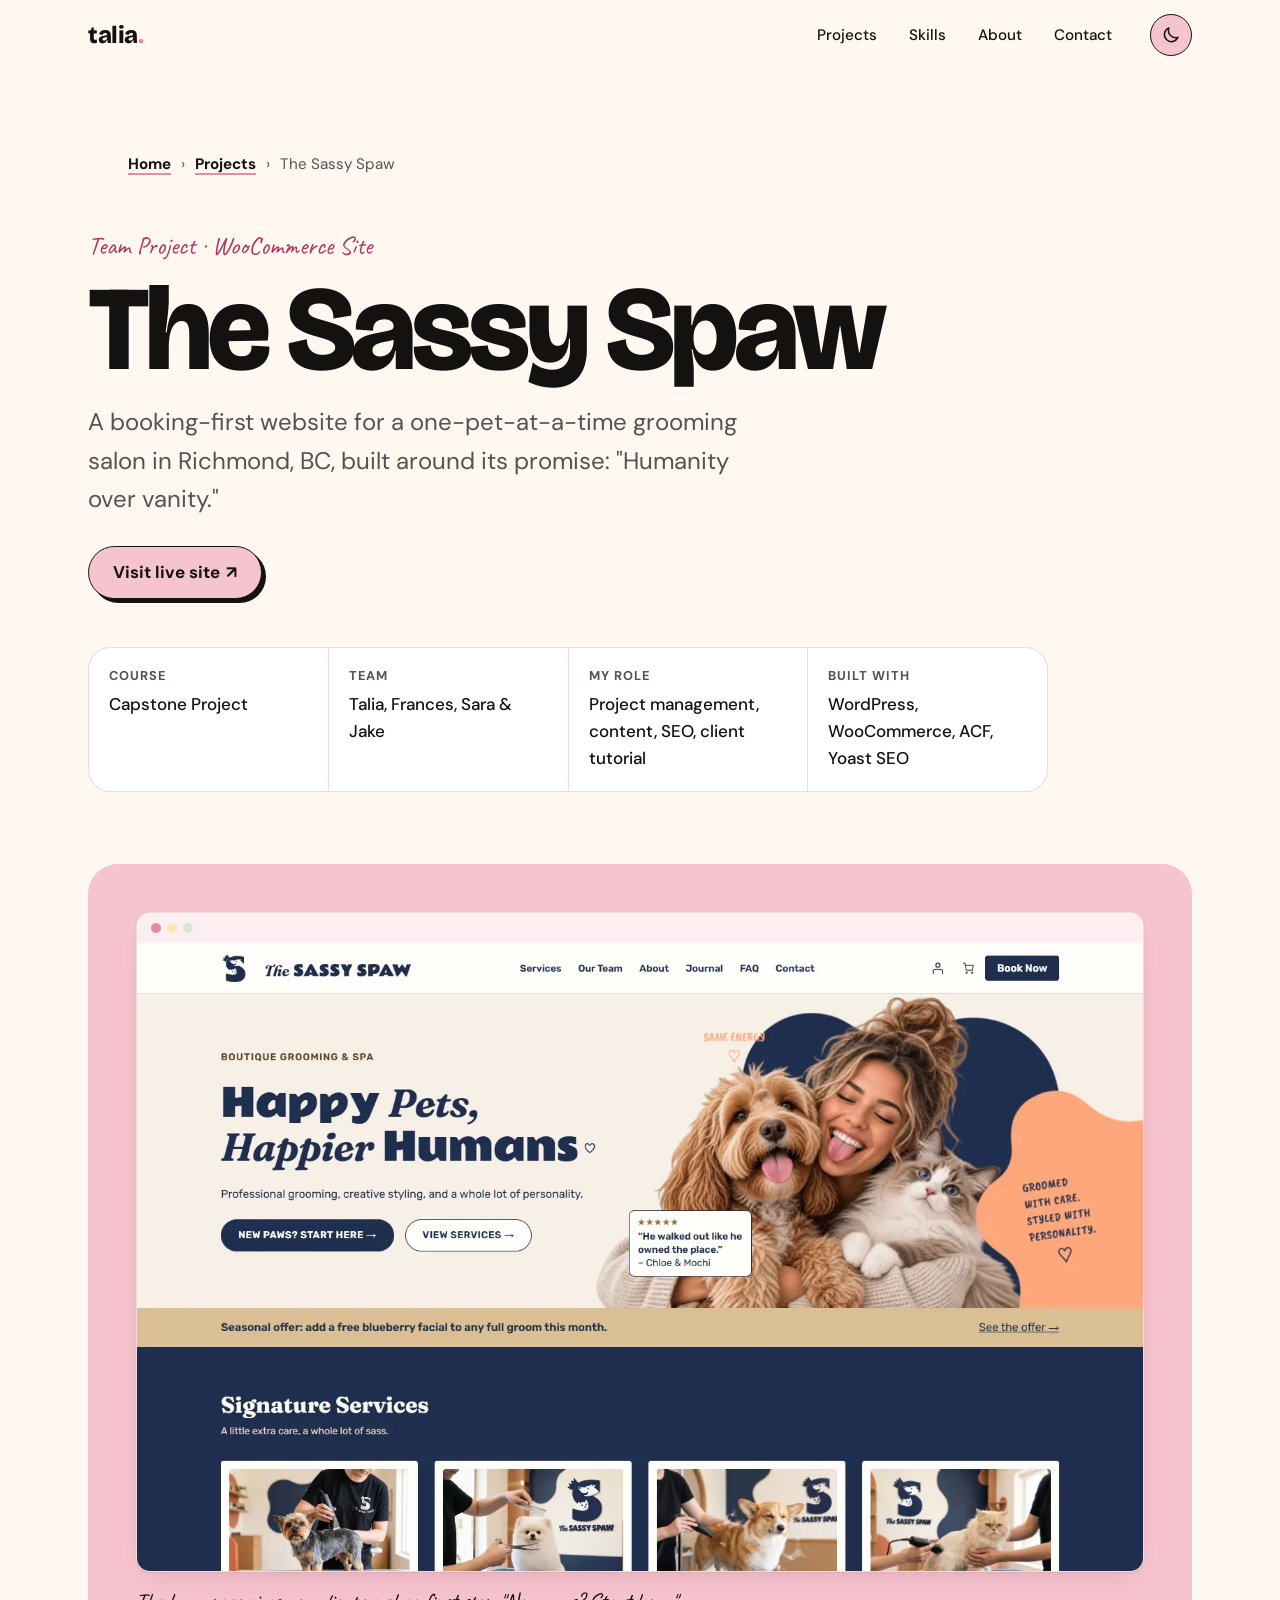
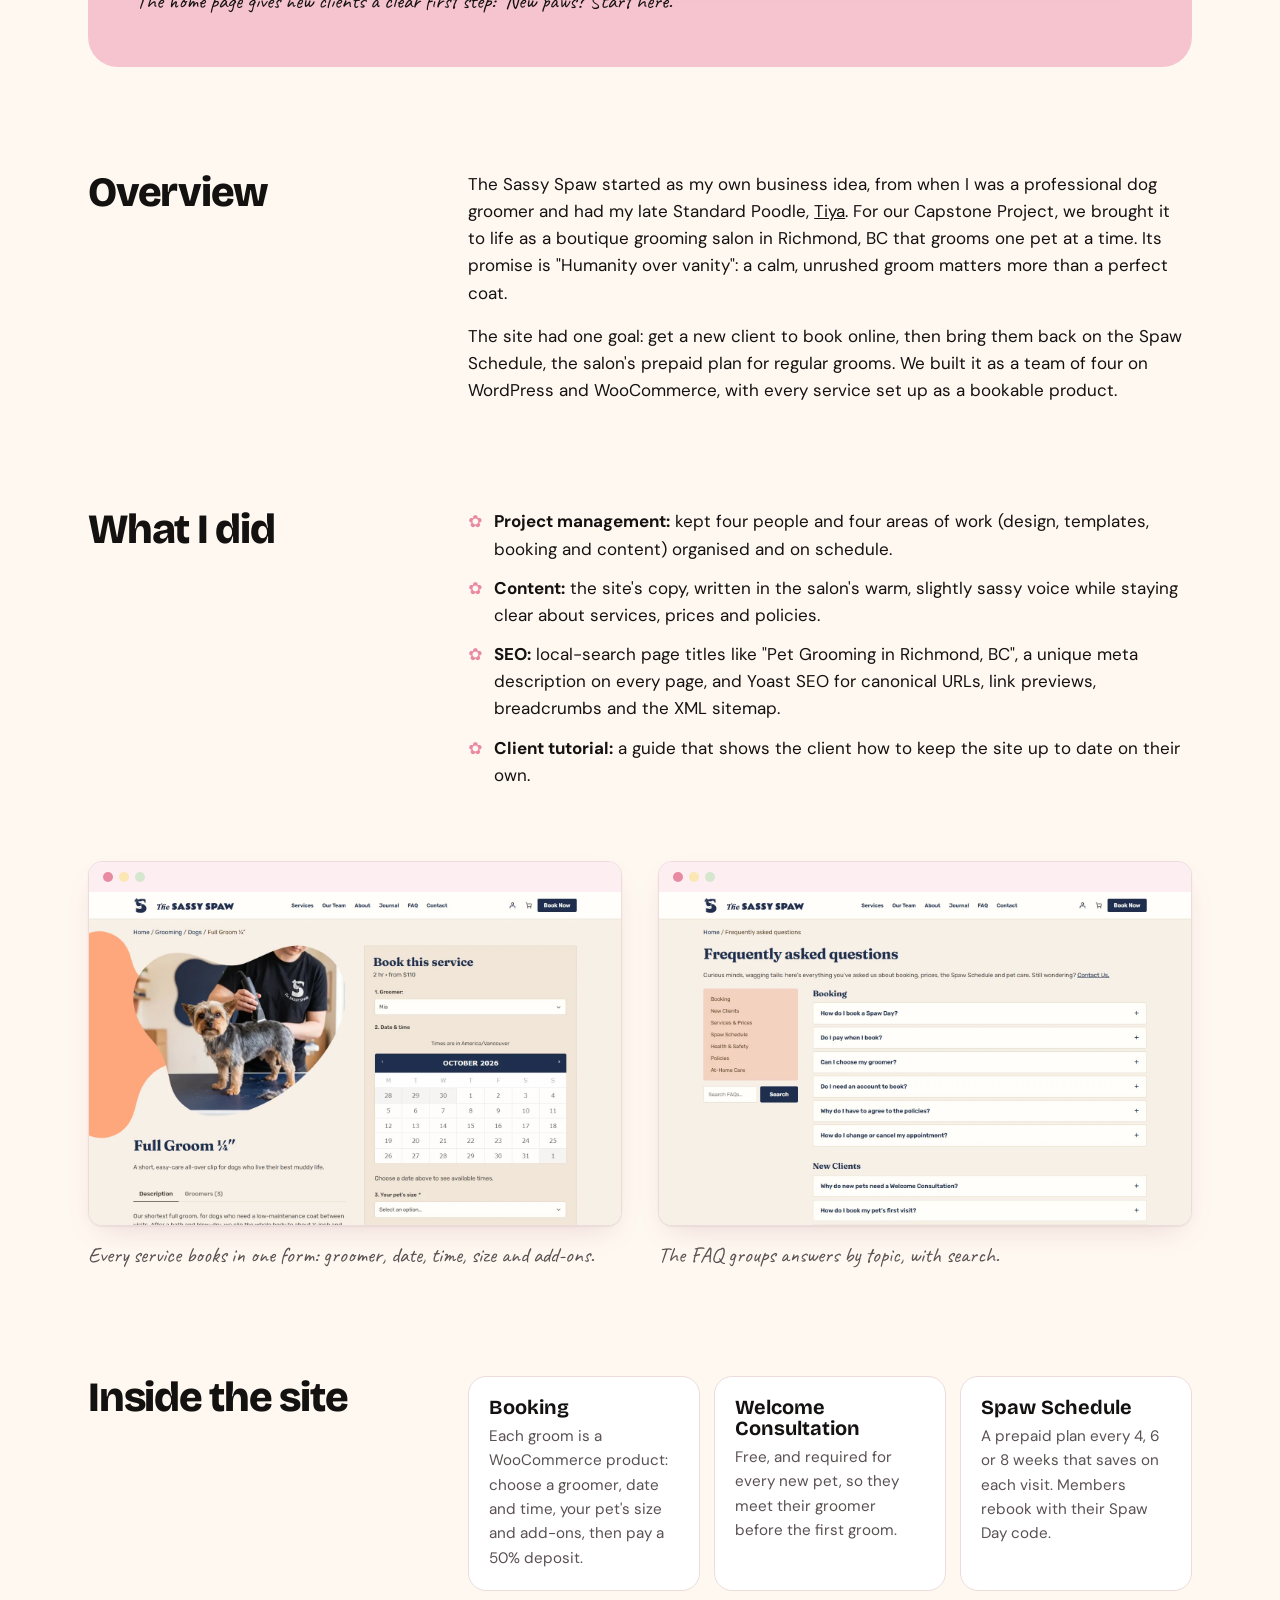
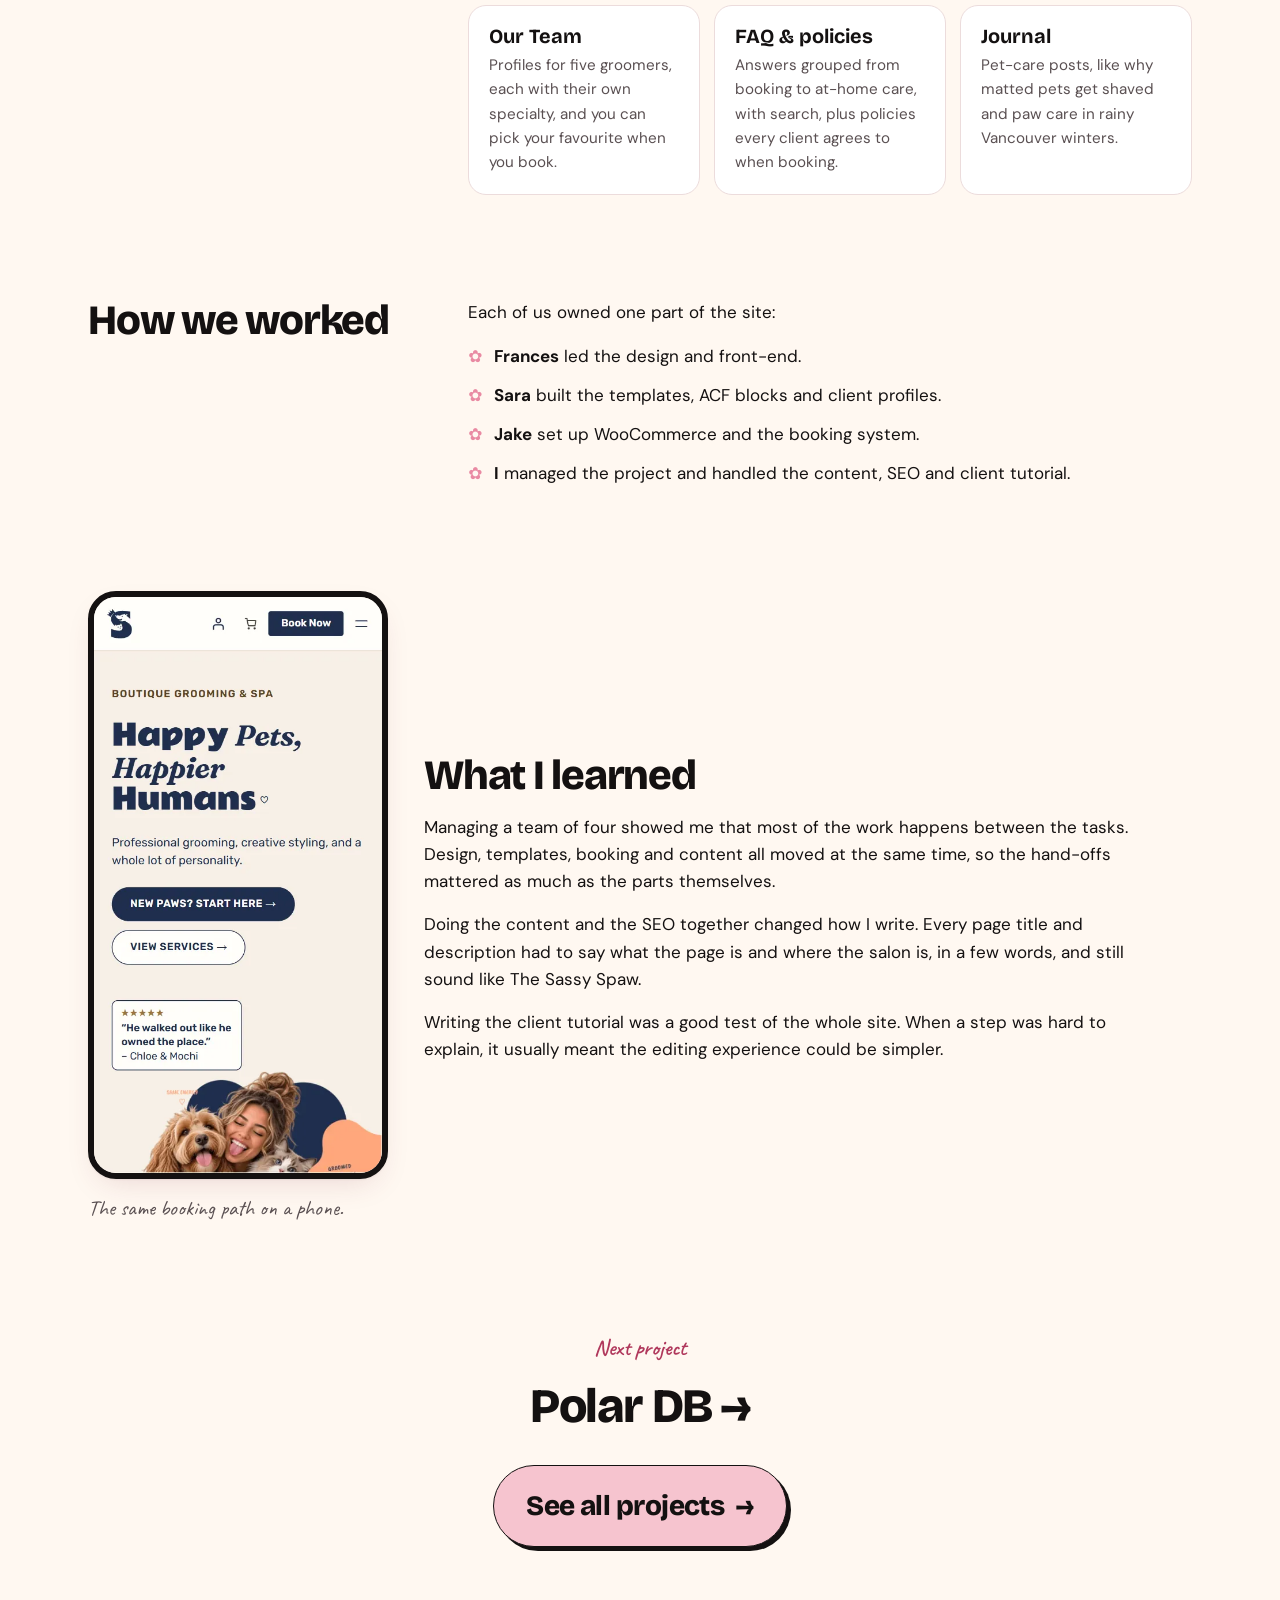
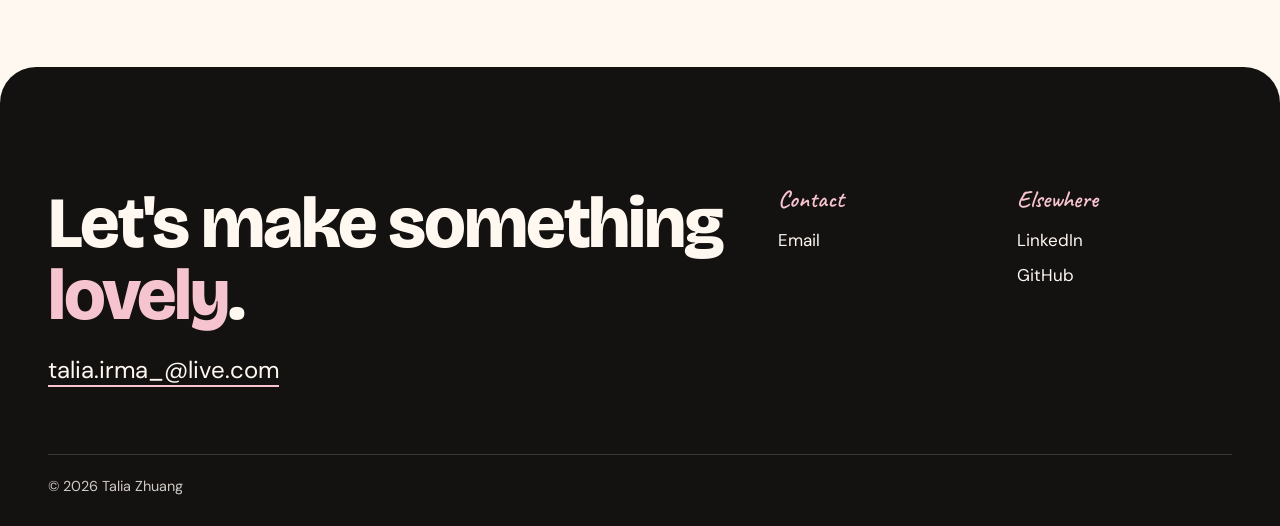
<file: projects/the-sassy-spaw.html>
<!doctype html>
<html lang="en">
  <head>
    <meta charset="UTF-8" />
    <meta
      name="viewport"
      content="width=device-width, initial-scale=1.0, viewport-fit=cover"
    />
    <title>The Sassy Spaw — Talia Zhuang</title>
    <meta
      name="description"
      content="The Sassy Spaw case study: a team-built WordPress and WooCommerce site where a Richmond, BC grooming salon takes bookings online."
    />

    <link
      rel="canonical"
      href="https://tahleeuh.com/projects/the-sassy-spaw.html"
    />

    <!-- Icons -->
    <link rel="icon" href="../assets/icons/favicon.ico" sizes="any" />
    <link rel="icon" href="../assets/icons/favicon.svg" type="image/svg+xml" />
    <link
      rel="icon"
      href="../assets/icons/favicon-32.png"
      type="image/png"
      sizes="32x32"
    />
    <link rel="apple-touch-icon" href="../assets/icons/apple-touch-icon.png" />
    <meta
      name="theme-color"
      content="#fff8f1"
      media="(prefers-color-scheme: light)"
    />
    <meta
      name="theme-color"
      content="#171214"
      media="(prefers-color-scheme: dark)"
    />

    <!-- Link previews (LinkedIn, Slack, iMessage, etc.) -->
    <meta property="og:type" content="article" />
    <meta
      property="og:site_name"
      content="Talia Zhuang — Designer &amp; Developer"
    />
    <meta property="og:title" content="The Sassy Spaw — Talia Zhuang" />
    <meta
      property="og:description"
      content="The Sassy Spaw case study: a team-built WordPress and WooCommerce site where a Richmond, BC grooming salon takes bookings online."
    />
    <meta
      property="og:url"
      content="https://tahleeuh.com/projects/the-sassy-spaw.html"
    />
    <meta
      property="og:image"
      content="https://tahleeuh.com/assets/og/the-sassy-spaw.jpg"
    />
    <meta property="og:image:width" content="1200" />
    <meta property="og:image:height" content="630" />
    <meta
      property="og:image:alt"
      content="The Sassy Spaw home page: Happy Pets, Happier Humans, with a smiling woman hugging a dog and a cat"
    />
    <meta name="twitter:card" content="summary_large_image" />

    <!-- Breadcrumb trail for search engines -->
    <script type="application/ld+json">
      {
        "@context": "https://schema.org",
        "@type": "BreadcrumbList",
        "itemListElement": [
          {
            "@type": "ListItem",
            "position": 1,
            "name": "Home",
            "item": "https://tahleeuh.com/"
          },
          {
            "@type": "ListItem",
            "position": 2,
            "name": "Projects",
            "item": "https://tahleeuh.com/#projects"
          },
          {
            "@type": "ListItem",
            "position": 3,
            "name": "The Sassy Spaw",
            "item": "https://tahleeuh.com/projects/the-sassy-spaw.html"
          }
        ]
      }
    </script>

    <!-- Set the theme before paint so there's no flash of the wrong mode -->
    <script>
      (function () {
        var saved = null;
        try {
          saved = localStorage.getItem('theme');
        } catch (e) {}
        if (saved === 'light' || saved === 'dark') {
          document.documentElement.setAttribute('data-theme', saved);
        }
      })();
    </script>

    <link rel="preconnect" href="https://fonts.googleapis.com" />
    <link rel="preconnect" href="https://fonts.gstatic.com" crossorigin />
    <!-- Fonts load without blocking the first paint; text shows in a fallback font until they arrive -->
    <link
      rel="preload"
      href="https://fonts.googleapis.com/css2?family=Bricolage+Grotesque:opsz,wght@12..96,400;12..96,600;12..96,800&family=Caveat:wght@600&family=DM+Sans:opsz,wght@9..40,400;9..40,500;9..40,700&display=swap"
      as="style"
      onload="this.onload=null;this.rel='stylesheet'"
    />
    <noscript
      ><link
        rel="stylesheet"
        href="https://fonts.googleapis.com/css2?family=Bricolage+Grotesque:opsz,wght@12..96,400;12..96,600;12..96,800&family=Caveat:wght@600&family=DM+Sans:opsz,wght@9..40,400;9..40,500;9..40,700&display=swap"
    /></noscript>
    <link rel="stylesheet" href="../css/styles.css?v=6" />
  </head>
  <body>
    <a class="skip-link" href="#main">Skip to content</a>

    <!-- ============ HEADER ============ -->
    <header class="site-header">
      <nav class="nav" aria-label="Main">
        <a class="nav__logo" href="../index.html"
          >talia<span aria-hidden="true">.</span></a
        >
        <ul class="nav__links">
          <li><a href="../index.html#projects">Projects</a></li>
          <li><a href="../index.html#skills">Skills</a></li>
          <li><a href="../index.html#about">About</a></li>
          <li><a href="#contact">Contact</a></li>
        </ul>
        <button
          class="theme-toggle"
          type="button"
          data-theme-toggle
          aria-label="Switch to dark mode"
        >
          <svg class="icon-moon" viewBox="0 0 24 24" aria-hidden="true">
            <path d="M20.5 14.5A8.5 8.5 0 0 1 9.5 3.5a8.5 8.5 0 1 0 11 11Z" />
          </svg>
          <svg class="icon-sun" viewBox="0 0 24 24" aria-hidden="true">
            <circle cx="12" cy="12" r="4.5" />
            <path
              d="M12 1.5v3M12 19.5v3M1.5 12h3M19.5 12h3M4.6 4.6l2.1 2.1M17.3 17.3l2.1 2.1M4.6 19.4l2.1-2.1M17.3 6.7l2.1-2.1"
            />
          </svg>
        </button>
      </nav>
    </header>

    <!-- ============ THUMB NAV (phones only) ============ -->
    <nav class="thumb-nav" aria-label="Sections">
      <ul>
        <li>
          <a href="../index.html#projects" aria-current="true">
            <svg viewBox="0 0 24 24" aria-hidden="true">
              <rect x="3.5" y="3.5" width="7" height="7" rx="2" />
              <rect x="13.5" y="3.5" width="7" height="7" rx="2" />
              <rect x="3.5" y="13.5" width="7" height="7" rx="2" />
              <rect x="13.5" y="13.5" width="7" height="7" rx="2" />
            </svg>
            <span>Work</span></a
          >
        </li>
        <li>
          <a href="../index.html#skills">
            <svg viewBox="0 0 24 24" aria-hidden="true">
              <path
                d="M12 3l2.2 5.8L20 11l-5.8 2.2L12 19l-2.2-5.8L4 11l5.8-2.2Z"
              />
            </svg>
            <span>Skills</span></a
          >
        </li>
        <li>
          <a href="../index.html#about">
            <svg viewBox="0 0 24 24" aria-hidden="true">
              <circle cx="12" cy="8.5" r="4" />
              <path d="M4.5 20.5c1.2-3.9 4.1-6 7.5-6s6.3 2.1 7.5 6" />
            </svg>
            <span>About</span></a
          >
        </li>
        <li>
          <a href="#contact">
            <svg viewBox="0 0 24 24" aria-hidden="true">
              <rect x="3" y="5.5" width="18" height="13" rx="3" />
              <path d="m4 7.5 8 6 8-6" />
            </svg>
            <span>Contact</span></a
          >
        </li>
        <li>
          <button
            type="button"
            class="thumb-nav__theme"
            data-theme-toggle
            aria-label="Switch to dark mode"
          >
            <svg class="icon-moon" viewBox="0 0 24 24" aria-hidden="true">
              <path d="M20.5 14.5A8.5 8.5 0 0 1 9.5 3.5a8.5 8.5 0 1 0 11 11Z" />
            </svg>
            <svg class="icon-sun" viewBox="0 0 24 24" aria-hidden="true">
              <circle cx="12" cy="12" r="4.5" />
              <path
                d="M12 1.5v3M12 19.5v3M1.5 12h3M19.5 12h3M4.6 4.6l2.1 2.1M17.3 17.3l2.1 2.1M4.6 19.4l2.1-2.1M17.3 6.7l2.1-2.1"
              />
            </svg>
            <span class="thumb-nav__theme-text" aria-hidden="true">Dark</span>
          </button>
        </li>
      </ul>
    </nav>

    <main id="main">
      <article class="case" style="--tint: var(--pink); --tint-ink: #141111">
        <!-- ============ INTRO ============ -->
        <header class="case__hero" id="top">
          <nav class="breadcrumbs" aria-label="Breadcrumb">
            <ol>
              <li><a href="../index.html">Home</a></li>
              <li><a href="../index.html#projects">Projects</a></li>
              <li><span aria-current="page">The Sassy Spaw</span></li>
            </ol>
          </nav>
          <p class="section__kicker">Team Project · WooCommerce Site</p>
          <h1 class="case__title">The Sassy Spaw</h1>
          <p class="case__lede">
            A booking-first website for a one-pet-at-a-time grooming salon in
            Richmond, BC, built around its promise: "Humanity over vanity."
          </p>

          <div class="case__actions">
            <a
              class="btn btn--primary"
              href="https://sassyspaw.bcitwebdeveloper.ca/"
              target="_blank"
              rel="noopener"
              >Visit live site <span aria-hidden="true">↗</span
              ><span class="visually-hidden"> (opens in a new tab)</span></a
            >
          </div>

          <dl class="case__facts">
            <div>
              <dt>Course</dt>
              <dd>Capstone Project</dd>
            </div>
            <div>
              <dt>Team</dt>
              <dd>Talia, Frances, Sara &amp; Jake</dd>
            </div>
            <div>
              <dt>My role</dt>
              <dd>Project management, content, SEO, client tutorial</dd>
            </div>
            <div>
              <dt>Built with</dt>
              <dd>WordPress, WooCommerce, ACF, Yoast SEO</dd>
            </div>
          </dl>
        </header>

        <figure class="case__shot case__shot--wide reveal">
          <div class="browser">
            <div class="browser__bar" aria-hidden="true">
              <span></span><span></span><span></span>
            </div>
            <img
              src="../assets/projects/the-sassy-spaw/home.webp"
              alt="The Sassy Spaw home page: the headline Happy Pets, Happier Humans beside a photo of a smiling woman hugging a dog and a cat, with New paws? Start here and View services buttons"
              width="1440"
              height="900"
            />
          </div>
          <figcaption>
            The home page gives new clients a clear first step: "New paws? Start
            here."
          </figcaption>
        </figure>

        <!-- ============ OVERVIEW ============ -->
        <section class="case__section reveal" aria-labelledby="overview-title">
          <h2 class="case__h2" id="overview-title">Overview</h2>
          <div class="case__body">
            <p>
              The Sassy Spaw started as my own business idea, from when I was a
              professional dog groomer and had my late Standard Poodle,
              <a href="../index.html#dog-grooming">Tiya</a>. For our Capstone
              Project, we brought it to life as a boutique grooming salon in
              Richmond, BC that grooms one pet at a time. Its promise is
              "Humanity over vanity": a calm, unrushed groom matters more than a
              perfect coat.
            </p>
            <p>
              The site had one goal: get a new client to book online, then bring
              them back on the Spaw Schedule, the salon's prepaid plan for
              regular grooms. We built it as a team of four on WordPress and
              WooCommerce, with every service set up as a bookable product.
            </p>
          </div>
        </section>

        <!-- ============ MY ROLE ============ -->
        <section class="case__section reveal" aria-labelledby="role-title">
          <h2 class="case__h2" id="role-title">What I did</h2>
          <div class="case__body">
            <ul class="case__list">
              <li>
                <strong>Project management:</strong> kept four people and four
                areas of work (design, templates, booking and content) organised
                and on schedule.
              </li>
              <li>
                <strong>Content:</strong> the site's copy, written in the
                salon's warm, slightly sassy voice while staying clear about
                services, prices and policies.
              </li>
              <li>
                <strong>SEO:</strong> local-search page titles like "Pet
                Grooming in Richmond, BC", a unique meta description on every
                page, and Yoast SEO for canonical URLs, link previews,
                breadcrumbs and the XML sitemap.
              </li>
              <li>
                <strong>Client tutorial:</strong> a guide that shows the client
                how to keep the site up to date on their own.
              </li>
            </ul>
          </div>
        </section>

        <div class="case__pair reveal">
          <figure class="case__shot">
            <div class="browser">
              <div class="browser__bar" aria-hidden="true">
                <span></span><span></span><span></span>
              </div>
              <img
                src="../assets/projects/the-sassy-spaw/booking.webp"
                alt="The Full Groom service page: a photo of a groomer clipping a Yorkie beside a Book this service form with a groomer menu, a calendar and a pet size menu"
                width="1440"
                height="900"
                loading="lazy"
              />
            </div>
            <figcaption>
              Every service books in one form: groomer, date, time, size and
              add-ons.
            </figcaption>
          </figure>
          <figure class="case__shot">
            <div class="browser">
              <div class="browser__bar" aria-hidden="true">
                <span></span><span></span><span></span>
              </div>
              <img
                src="../assets/projects/the-sassy-spaw/faq.webp"
                alt="The FAQ page: a sidebar of topics and a search box beside expandable questions such as How do I book a Spaw Day?"
                width="1440"
                height="900"
                loading="lazy"
              />
            </div>
            <figcaption>
              The FAQ groups answers by topic, with search.
            </figcaption>
          </figure>
        </div>

        <!-- ============ FEATURES ============ -->
        <section class="case__section reveal" aria-labelledby="pages-title">
          <h2 class="case__h2" id="pages-title">Inside the site</h2>
          <div class="case__body">
            <ul class="case__cards">
              <li>
                <h3>Booking</h3>
                <p>
                  Each groom is a WooCommerce product: choose a groomer, date
                  and time, your pet's size and add-ons, then pay a 50% deposit.
                </p>
              </li>
              <li>
                <h3>Welcome Consultation</h3>
                <p>
                  Free, and required for every new pet, so they meet their
                  groomer before the first groom.
                </p>
              </li>
              <li>
                <h3>Spaw Schedule</h3>
                <p>
                  A prepaid plan every 4, 6 or 8 weeks that saves on each visit.
                  Members rebook with their Spaw Day code.
                </p>
              </li>
              <li>
                <h3>Our Team</h3>
                <p>
                  Profiles for five groomers, each with their own specialty, and
                  you can pick your favourite when you book.
                </p>
              </li>
              <li>
                <h3>FAQ &amp; policies</h3>
                <p>
                  Answers grouped from booking to at-home care, with search,
                  plus policies every client agrees to when booking.
                </p>
              </li>
              <li>
                <h3>Journal</h3>
                <p>
                  Pet-care posts, like why matted pets get shaved and paw care
                  in rainy Vancouver winters.
                </p>
              </li>
            </ul>
          </div>
        </section>

        <!-- ============ TEAM ============ -->
        <section class="case__section reveal" aria-labelledby="team-title">
          <h2 class="case__h2" id="team-title">How we worked</h2>
          <div class="case__body">
            <p>Each of us owned one part of the site:</p>
            <ul class="case__list">
              <li><strong>Frances</strong> led the design and front-end.</li>
              <li>
                <strong>Sara</strong> built the templates, ACF blocks and client
                profiles.
              </li>
              <li>
                <strong>Jake</strong> set up WooCommerce and the booking system.
              </li>
              <li>
                <strong>I</strong> managed the project and handled the content,
                SEO and client tutorial.
              </li>
            </ul>
          </div>
        </section>

        <div class="case__pair case__pair--phone reveal">
          <figure class="case__shot case__shot--phone">
            <img
              src="../assets/projects/the-sassy-spaw/home-mobile.webp"
              alt="The Sassy Spaw home page on a phone, with the headline, both buttons and a five-star review stacked above the hero photo"
              width="500"
              height="1000"
              loading="lazy"
            />
            <figcaption>The same booking path on a phone.</figcaption>
          </figure>
          <!-- ============ REFLECTION ============ -->
          <section
            class="case__section case__section--inline"
            aria-labelledby="learned-title"
          >
            <h2 class="case__h2" id="learned-title">What I learned</h2>
            <div class="case__body">
              <p>
                Managing a team of four showed me that most of the work happens
                between the tasks. Design, templates, booking and content all
                moved at the same time, so the hand-offs mattered as much as the
                parts themselves.
              </p>
              <p>
                Doing the content and the SEO together changed how I write.
                Every page title and description had to say what the page is and
                where the salon is, in a few words, and still sound like The
                Sassy Spaw.
              </p>
              <p>
                Writing the client tutorial was a good test of the whole site.
                When a step was hard to explain, it usually meant the editing
                experience could be simpler.
              </p>
            </div>
          </section>
        </div>

        <!-- ============ NEXT ============ -->
        <nav class="case__next" aria-label="More projects">
          <a class="case__next-link" href="polar-db.html"
            ><span>Next project</span>Polar DB
            <span aria-hidden="true">→</span></a
          >
          <a class="btn btn--primary btn--cta" href="../index.html#projects"
            >See all projects <span aria-hidden="true">→</span></a
          >
        </nav>
      </article>
    </main>

    <!-- ============ FOOTER ============ -->
    <footer class="footer" id="contact">
      <div class="footer__inner">
        <div class="footer__lead">
          <p class="footer__big">Let's make something <em>lovely</em>.</p>
          <a class="footer__email" href="mailto:talia.irma_@live.com"
            >talia.irma_@live.com</a
          >
        </div>

        <div class="footer__cols">
          <div>
            <h2 class="footer__label">Contact</h2>
            <ul>
              <li><a href="mailto:talia.irma_@live.com">Email</a></li>
            </ul>
          </div>
          <div>
            <h2 class="footer__label">Elsewhere</h2>
            <ul class="socials">
              <li>
                <a
                  href="https://www.linkedin.com/in/talia-lhi-zhuang/"
                  target="_blank"
                  rel="me noopener"
                  >LinkedIn<span class="visually-hidden">
                    (opens in a new tab)</span
                  ></a
                >
              </li>
              <li>
                <a
                  href="https://github.com/taliaairma"
                  target="_blank"
                  rel="me noopener"
                  >GitHub<span class="visually-hidden">
                    (opens in a new tab)</span
                  ></a
                >
              </li>
            </ul>
          </div>
        </div>
      </div>
      <div class="footer__base">
        <p>© <span id="year">2026</span> Talia Zhuang</p>
      </div>
    </footer>

    <!-- Floating "back to top" button: main.js shows it once you scroll down -->
    <a class="to-top" href="#top" data-to-top>
      <svg viewBox="0 0 24 24" aria-hidden="true">
        <path d="M12 19V5M5.5 11.5 12 5l6.5 6.5" />
      </svg>
      <span class="visually-hidden">Back to top</span>
    </a>

    <script src="../js/main.js?v=6"></script>
  </body>
</html>
</file>
<file: css/styles.css>
/* =========================================================
   TALIA — portfolio styles
   Colour tokens live in :root. Dark mode overrides them.
   ========================================================= */

:root {
  --bg: #fff8f1; /* cream */
  --surface: #ffffff;
  --surface-2: #fdeef1; /* blush wash */
  --ink: #141111; /* near-black text */
  --ink-soft: #5a5052;
  --line: #ecdcdc;
  --pink: #f6c4cf; /* soft pink */
  --pink-strong: #e98aa3; /* decorative accents (bullets, flowers, quote marks) */
  --accent-text: #b0385c; /* accent TEXT + focus rings: 5.2:1+ on every light background (WCAG AA) */
  --footer-accent: var(
    --pink
  ); /* pink text on the footer (dark in light mode, cream in dark mode) */
  --butter: #fbe7b4;
  --sage: #d6e6cf;
  --lilac: #e3d7f3;
  --highlight: var(--pink); /* marker behind highlighted words */
  --shadow: 0 1px 2px rgb(60 20 30 / 0.06),
    0 12px 32px -12px rgb(120 40 60 / 0.18);
  --sticker-shadow: drop-shadow(0 6px 10px rgb(80 30 40 / 0.22));

  --font-display: 'Bricolage Grotesque', 'Arial Black', system-ui, sans-serif;
  --font-body: 'DM Sans', system-ui, -apple-system, 'Segoe UI', sans-serif;
  --font-hand: 'Caveat', 'Comic Sans MS', cursive;

  --radius: 22px;
  --gutter: clamp(16px, 4vw, 48px);
  --max: 1200px;

  color-scheme: light;
}

@media (prefers-color-scheme: dark) {
  :root:not([data-theme='light']) {
    --bg: #171214;
    --surface: #221b1e;
    --surface-2: #2a1f24;
    --ink: #fbf1ec;
    --ink-soft: #d8cbcc;
    --line: #3a2d32;
    --pink: #f3b7c5;
    --pink-strong: #f59bb2;
    --accent-text: #f59bb2;
    --footer-accent: #b0385c;
    --butter: #5a4a26;
    --sage: #34443a;
    --lilac: #3e3450;
    --highlight: #7a3b50;
    --shadow: 0 1px 2px rgb(0 0 0 / 0.3), 0 16px 36px -14px rgb(0 0 0 / 0.6);
    --sticker-shadow: drop-shadow(0 8px 14px rgb(0 0 0 / 0.5));
    color-scheme: dark;
  }
}

:root[data-theme='dark'] {
  --bg: #171214;
  --surface: #221b1e;
  --surface-2: #2a1f24;
  --ink: #fbf1ec;
  --ink-soft: #d8cbcc;
  --line: #3a2d32;
  --pink: #f3b7c5;
  --pink-strong: #f59bb2;
  --accent-text: #f59bb2;
  --footer-accent: #b0385c;
  --butter: #5a4a26;
  --sage: #34443a;
  --lilac: #3e3450;
  --highlight: #7a3b50;
  --shadow: 0 1px 2px rgb(0 0 0 / 0.3), 0 16px 36px -14px rgb(0 0 0 / 0.6);
  --sticker-shadow: drop-shadow(0 8px 14px rgb(0 0 0 / 0.5));
  color-scheme: dark;
}

/* ---------- Base ---------- */
*,
*::before,
*::after {
  box-sizing: border-box;
}

html {
  scroll-behavior: smooth;
  scroll-padding-top: 80px;
}

body {
  margin: 0;
  background: var(--bg);
  color: var(--ink);
  font-family: var(--font-body);
  font-size: 1.0625rem;
  line-height: 1.6;
  overflow-x: hidden;
  transition:
    background-color 0.35s ease,
    color 0.35s ease;
}

img {
  max-width: 100%;
  display: block;
}
a {
  color: inherit;
}
em {
  font-style: italic;
}
ul {
  list-style: none;
  margin: 0;
  padding: 0;
}
h1,
h2,
h3 {
  margin: 0;
  line-height: 1.05;
}

:focus-visible {
  outline: 3px solid var(--accent-text);
  outline-offset: 3px;
  border-radius: 6px;
}

::selection {
  background: var(--pink);
  color: #141111;
}

/* Text for screen readers only */
.visually-hidden {
  position: absolute;
  width: 1px;
  height: 1px;
  margin: -1px;
  padding: 0;
  overflow: hidden;
  clip-path: inset(50%);
  white-space: nowrap;
  border: 0;
}

.skip-link {
  position: absolute;
  left: 16px;
  top: -60px;
  z-index: 100;
  padding: 10px 16px;
  background: var(--ink);
  color: var(--bg);
  border-radius: 999px;
  text-decoration: none;
}
.skip-link:focus {
  top: 16px;
}

/* ---------- Header / nav ---------- */
.site-header {
  position: sticky;
  top: 0;
  z-index: 50;
  background: color-mix(in srgb, var(--bg) 82%, transparent);
  backdrop-filter: blur(10px);
  -webkit-backdrop-filter: blur(10px);
  border-bottom: 1px solid transparent;
  transition: border-color 0.3s ease;
}
.site-header.is-scrolled {
  border-bottom-color: var(--line);
}

.nav {
  max-width: var(--max);
  margin: 0 auto;
  padding: 14px var(--gutter);
  display: flex;
  align-items: center;
  gap: 24px;
}

.nav__logo {
  font-family: var(--font-display);
  font-weight: 800;
  font-size: 1.5rem;
  text-decoration: none;
  letter-spacing: -0.02em;
}
.nav__logo span {
  color: var(--pink-strong);
}

.nav__links {
  display: flex;
  gap: 4px;
  margin-left: auto;
}
.nav__links a {
  display: block;
  padding: 8px 14px;
  border-radius: 999px;
  text-decoration: none;
  font-weight: 500;
  font-size: 0.95rem;
  transition: background-color 0.2s ease;
}
.nav__links a:hover {
  background: var(--surface-2);
}

.theme-toggle {
  width: 42px;
  height: 42px;
  display: grid;
  place-items: center;
  border: 1.5px solid var(--ink);
  border-radius: 50%;
  background: var(--pink);
  color: #141111;
  cursor: pointer;
  transition: transform 0.25s ease;
}
.theme-toggle:hover {
  transform: rotate(-15deg) scale(1.05);
}
.theme-toggle svg {
  width: 20px;
  height: 20px;
  fill: none;
  stroke: currentColor;
  stroke-width: 1.8;
  stroke-linecap: round;
  stroke-linejoin: round;
}
/* Moon in light mode, sun in dark mode, for every theme button */
[data-theme-toggle] .icon-sun {
  display: none;
}
:root[data-theme='dark'] [data-theme-toggle] .icon-sun {
  display: block;
}
:root[data-theme='dark'] [data-theme-toggle] .icon-moon {
  display: none;
}
@media (prefers-color-scheme: dark) {
  :root:not([data-theme='light']) [data-theme-toggle] .icon-sun {
    display: block;
  }
  :root:not([data-theme='light']) [data-theme-toggle] .icon-moon {
    display: none;
  }
}

/* ---------- Thumb nav (phones) ---------- */
/* Phones first: the top bar keeps just the logo; the nav and theme toggle live in the thumb bar */
.nav__links,
.nav .theme-toggle {
  display: none;
}

.thumb-nav {
  display: block;
  position: fixed;
  z-index: 60;
  left: 12px;
  right: 12px;
  bottom: calc(12px + env(safe-area-inset-bottom));
  padding: 6px;
  background: color-mix(in srgb, var(--surface) 90%, transparent);
  backdrop-filter: blur(12px);
  -webkit-backdrop-filter: blur(12px);
  border: 1.5px solid var(--ink);
  border-radius: 24px;
  box-shadow: var(--shadow);
}
.thumb-nav ul {
  display: grid;
  grid-template-columns: repeat(5, 1fr);
  gap: 4px;
}
.thumb-nav a,
.thumb-nav button {
  width: 100%;
  min-height: 52px; /* comfortably above the 44px touch-target minimum */
  display: flex;
  flex-direction: column;
  align-items: center;
  justify-content: center;
  gap: 3px;
  padding: 6px 2px;
  border: 0;
  border-radius: 18px;
  background: none;
  color: var(--ink);
  font: 500 0.75rem/1.1 var(--font-body);
  text-decoration: none;
  cursor: pointer;
  -webkit-tap-highlight-color: transparent;
  transition: background-color 0.2s ease;
}
.thumb-nav svg {
  width: 22px;
  height: 22px;
  fill: none;
  stroke: currentColor;
  stroke-width: 1.8;
  stroke-linecap: round;
  stroke-linejoin: round;
}
.thumb-nav a:active,
.thumb-nav button:active {
  background: var(--surface-2);
}
.thumb-nav a[aria-current='true'] {
  background: var(--pink);
  color: #141111;
  font-weight: 700;
}
.thumb-nav :focus-visible {
  outline-offset: -3px;
}

/* Keep the footer's last line clear of the floating bar */
body > .footer {
  padding-bottom: calc(28px + 88px + env(safe-area-inset-bottom));
}

/* Tablets and up: normal header nav, no thumb bar */
@media (min-width: 641px) {
  .nav__links {
    display: flex;
  }
  .nav .theme-toggle {
    display: grid;
  }
  .thumb-nav {
    display: none;
  }
  body > .footer {
    padding-bottom: 28px;
  }
}

/* ---------- Hero ---------- */
.hero {
  min-height: calc(100svh - 72px);
  padding: clamp(16px, 3vh, 48px) var(--gutter) 40px;
  display: flex;
  flex-direction: column;
  align-items: center;
  justify-content: center;
  text-align: center;
  position: relative;
  background: radial-gradient(
      60% 50% at 20% 20%,
      color-mix(in srgb, var(--pink) 45%, transparent),
      transparent 70%
    ),
    radial-gradient(
      50% 45% at 85% 80%,
      color-mix(in srgb, var(--pink) 35%, transparent),
      transparent 70%
    );
}

.hero__eyebrow {
  margin: 0 0 8px;
  font-family: var(--font-hand);
  font-size: clamp(1.4rem, 3vw, 2rem);
  color: var(--ink-soft);
}
.hero__eyebrow span {
  color: var(--pink-strong);
}

/* The stage is the positioning box for the name + the stickers floating around it.
   It's a size container: the name is sized in cqi (1% of stage width) and
   sticker positions/sizes are % of the stage, so the whole composition
   scales as one unit from phone to desktop. Vertical padding leaves a ring
   of space above and below the name for the stickers. */
.hero__stage {
  position: relative;
  /* also capped by screen height so short laptops still see the tagline */
  width: min(100%, 1100px, max(300px, (100svh - 340px) * 1.15));
  margin: 0 auto;
  padding: 30% 0;
  container-type: inline-size;
}

.hero__name {
  position: relative;
  z-index: 1;
  margin: 0;
  font-family: var(--font-display);
  font-weight: 800;
  font-size: clamp(
    5.5rem,
    25vw,
    20rem
  ); /* fallback for browsers without container units */
  font-size: 28cqi;
  letter-spacing: -0.04em;
  line-height: 0.85;
  color: var(--ink);
  user-select: none;
}
.hero__name span {
  display: inline-block;
  animation: letter-in 0.8s cubic-bezier(0.2, 0.9, 0.3, 1.3) both;
}
.hero__name span:nth-child(1) {
  animation-delay: 0.05s;
}
.hero__name span:nth-child(2) {
  animation-delay: 0.12s;
}
.hero__name span:nth-child(3) {
  animation-delay: 0.19s;
}
.hero__name span:nth-child(4) {
  animation-delay: 0.26s;
}
.hero__name span:nth-child(5) {
  animation-delay: 0.33s;
}

@keyframes letter-in {
  from {
    opacity: 0;
    transform: translateY(40px) rotate(-6deg);
  }
  to {
    opacity: 1;
    transform: none;
  }
}

/* Stickers: pop in, then drift gently, each on its own rhythm.
   Each is an <a>; without an href it's just a picture, with one it becomes a link. */
.sticker {
  display: block;
  position: absolute;
  z-index: 2;
  left: var(--xs, var(--x));
  top: var(--ys, var(--y));
  width: var(--ws, var(--w));
  height: auto;
  rotate: var(--r);
  filter: var(--sticker-shadow);
  user-select: none;
  -webkit-user-drag: none;
  pointer-events: none;
  border-radius: 18px;
  animation:
    sticker-in 0.7s cubic-bezier(0.2, 0.9, 0.3, 1.4)
      calc(0.45s + var(--i, 0) * 0.08s) both,
    sticker-float var(--float, 6s) ease-in-out calc(1.2s + var(--i, 0) * -0.9s)
      infinite;
}
.sticker img {
  width: 100%;
  height: auto;
  -webkit-user-drag: none;
}
.sticker[href] {
  pointer-events: auto;
  cursor: pointer;
  transition: scale 0.25s cubic-bezier(0.2, 0.9, 0.3, 1.4);
}
.sticker[href]:hover,
.sticker[href]:focus-visible {
  scale: 1.08;
  z-index: 3;
}

.sticker:nth-of-type(1) {
  --i: 0;
  --float: 6.5s;
}
.sticker:nth-of-type(2) {
  --i: 1;
  --float: 5.2s;
}
.sticker:nth-of-type(3) {
  --i: 2;
  --float: 7s;
}
.sticker:nth-of-type(4) {
  --i: 3;
  --float: 5.8s;
}
.sticker:nth-of-type(5) {
  --i: 4;
  --float: 6.8s;
}
.sticker:nth-of-type(6) {
  --i: 5;
  --float: 5.5s;
}
.sticker:nth-of-type(7) {
  --i: 6;
  --float: 6.2s;
}
.sticker:nth-of-type(8) {
  --i: 7;
  --float: 5.9s;
}
.sticker:nth-of-type(9) {
  --i: 8;
  --float: 4.6s;
}

@keyframes sticker-in {
  from {
    opacity: 0;
    transform: scale(0.4);
  }
  to {
    opacity: 1;
    transform: none;
  }
}
@keyframes sticker-float {
  0%,
  100% {
    translate: 0 0;
    rotate: var(--r);
  }
  50% {
    translate: 0 -1.1cqi;
    rotate: calc(var(--r) + 2.5deg);
  }
}

/* Phones and portrait tablets use the stacked layout above (--xs/--ys/--ws), with extra
   room above and below the short, wide word. Landscape tablets, laptops and desktops
   switch to the wide ring (--x/--y/--w). */
@media (min-width: 1025px), (min-width: 641px) and (orientation: landscape) {
  .hero__stage {
    width: min(100%, 1100px, max(340px, (100svh - 500px) * 2.1));
    padding: 10% 0;
  }
  .hero__name {
    font-size: 27cqi;
  }
  .sticker {
    left: var(--x);
    top: var(--y);
    width: var(--w);
  }
}

.hero__tagline {
  max-width: 46ch;
  margin: 12px auto 0;
  font-size: clamp(1.05rem, 2vw, 1.3rem);
  text-wrap: balance;
}
/* Handwritten nudge under the tagline (decorative: the sticker links already say where they go) */
.hero__hint {
  display: block;
  margin-top: 2px;
  font-family: var(--font-hand);
  font-size: 1.3rem;
  color: var(--ink-soft);
  text-wrap: balance;
}
.hint-tap {
  display: none;
}
@media (hover: none) {
  .hint-click {
    display: none;
  }
  .hint-tap {
    display: inline;
  }
} /* "tap" on touch screens */
.hero__tagline em {
  font-style: normal;
  background: linear-gradient(transparent 58%, var(--highlight) 58%);
  padding: 0 2px;
  color: var(--ink);
}

.scroll-cue {
  margin-top: 18px;
  padding: 10px 20px;
  border: 1.5px solid var(--ink);
  border-radius: 999px;
  text-decoration: none;
  font-weight: 500;
  transition: background-color 0.2s ease;
}
.scroll-cue:hover {
  background: var(--pink);
  color: #141111;
}
.scroll-cue span {
  display: inline-block;
  animation: bob 1.8s ease-in-out infinite;
}
@keyframes bob {
  50% {
    transform: translateY(4px);
  }
}

/* ---------- Sections ---------- */
.section {
  padding: clamp(72px, 12vw, 140px) var(--gutter);
}
.section > * {
  max-width: var(--max);
  margin-left: auto;
  margin-right: auto;
}
.section--tinted {
  background: var(--surface-2);
}

.section__head {
  margin-bottom: clamp(32px, 5vw, 56px);
}
.section__kicker {
  margin: 0 0 8px;
  font-family: var(--font-hand);
  font-size: 1.6rem;
  color: var(--accent-text);
}
.section__title {
  font-family: var(--font-display);
  font-weight: 800;
  font-size: clamp(2.5rem, 7vw, 5rem);
  letter-spacing: -0.03em;
}
.section__intro {
  margin: 12px 0 0;
  color: var(--ink-soft);
  font-size: 1.15rem;
}

/* ---------- Buttons ---------- */
.btn {
  display: inline-flex;
  align-items: center;
  gap: 6px;
  padding: 12px 24px;
  border-radius: 999px;
  border: 1.5px solid var(--ink);
  font-weight: 700;
  text-decoration: none;
  transition:
    transform 0.2s ease,
    box-shadow 0.2s ease,
    background-color 0.2s ease;
}
.btn--primary {
  background: var(--pink);
  color: #141111;
  box-shadow: 4px 4px 0 var(--ink);
}
.btn--primary:hover {
  transform: translate(-2px, -2px);
  box-shadow: 6px 6px 0 var(--ink);
}

/* The big "Want to know more?" button under the About FAQs */
.btn--cta {
  margin-top: 36px;
  gap: 12px;
  padding: 18px 32px;
  font-family: var(--font-display);
  font-weight: 800;
  font-size: clamp(1.3rem, 3vw, 1.75rem);
  letter-spacing: -0.02em;
}
.btn--cta span {
  transition: translate 0.2s ease;
}
.btn--cta:hover span,
.btn--cta:focus-visible span {
  translate: 4px 0;
}
.btn--ghost {
  background: transparent;
  color: var(--ink);
}
.btn--ghost:hover {
  background: var(--surface-2);
}

/* ---------- Projects ---------- */
.projects {
  display: grid;
  grid-template-columns: repeat(auto-fill, minmax(min(100%, 440px), 1fr));
  gap: clamp(20px, 3vw, 36px);
}

.project {
  display: flex;
  flex-direction: column;
  background: var(--surface);
  border: 1px solid var(--line);
  border-radius: var(--radius);
  overflow: hidden;
  box-shadow: var(--shadow);
  transition:
    transform 0.3s ease,
    box-shadow 0.3s ease;
}
.project:hover {
  transform: translateY(-6px) rotate(-0.4deg);
}

.project__media {
  aspect-ratio: 16 / 10;
  background: var(--tint, var(--pink));
  padding: 6% 8% 0;
  display: flex;
  align-items: flex-end;
  overflow: hidden;
}
.project__media img {
  width: 100%;
  height: auto;
  border-radius: 12px 12px 0 0;
  box-shadow: 0 -4px 24px rgb(0 0 0 / 0.08);
  transition: transform 0.4s ease;
}
.project:hover .project__media img {
  transform: translateY(-4px) scale(1.02);
}

/* "Coming soon" card: no screenshot yet, and no hover lift since there's nothing to open */
.project--soon:hover {
  transform: none;
}
.project__media--soon {
  align-items: center;
  justify-content: center;
  padding: 0;
  background: repeating-linear-gradient(
      -45deg,
      transparent 0 14px,
      color-mix(in srgb, var(--surface) 35%, transparent) 14px 28px
    ),
    var(--tint, var(--pink));
}
/* Cream + brown stripes (client card): fixed colours so they match in both themes */
.project__media--cocoa {
  background: repeating-linear-gradient(
    -45deg,
    #fff8f1 0 14px,
    #8b5e3c 14px 28px
  );
}
.soon-badge {
  padding: 12px 26px;
  border: 2px dashed var(--ink);
  border-radius: 999px;
  background: var(--surface);
  font-family: var(--font-hand);
  font-size: clamp(1.6rem, 3vw, 2.2rem);
  rotate: -4deg;
}
.soon-badge span {
  color: var(--pink-strong);
}

.project__body {
  padding: 24px 26px 28px;
  display: flex;
  flex-direction: column;
  gap: 10px;
  flex: 1;
}
.project__meta {
  margin: 0;
  font-size: 0.85rem;
  font-weight: 500;
  text-transform: uppercase;
  letter-spacing: 0.08em;
  color: var(--ink-soft);
}
.project__title {
  font-family: var(--font-display);
  font-weight: 800;
  font-size: 1.9rem;
  letter-spacing: -0.02em;
}
.project__desc {
  margin: 0;
  color: var(--ink-soft);
}

.tags {
  display: flex;
  flex-wrap: wrap;
  gap: 6px;
}
.tags li {
  padding: 3px 12px;
  font-size: 0.85rem;
  border-radius: 999px;
  background: var(--surface-2);
  border: 1px solid var(--line);
}

.project__links {
  margin-top: auto;
  padding-top: 8px;
  display: flex;
  gap: 20px;
  flex-wrap: wrap;
}
.link-arrow {
  font-weight: 700;
  text-decoration: none;
  background: linear-gradient(var(--pink-strong), var(--pink-strong)) 0 100% / 0
    2px no-repeat;
  transition: background-size 0.25s ease;
}
.link-arrow:hover {
  background-size: 100% 2px;
}

/* The hidden attribute always wins (used to keep unfinished sections off the page) */
[hidden] {
  display: none !important;
}

/* ---------- Testimonials ---------- */
.quotes {
  --gap: clamp(16px, 2.5vw, 28px);
  display: grid;
  grid-template-columns: repeat(auto-fit, minmax(min(100%, 300px), 1fr));
  gap: var(--gap);
  align-items: start;
}

/* Carousel mode (main.js adds .is-carousel when there are 4+ quotes) */
.is-carousel .carousel__track {
  grid-template-columns: none;
  grid-auto-flow: column;
  grid-auto-columns: 86%; /* phones: 1 in view + a peek of the next */
  overflow-x: auto;
  overscroll-behavior-x: contain;
  scroll-snap-type: x mandatory;
  scroll-padding-inline: 6px; /* matches the side padding, so the first card snaps to scrollLeft 0 */
  scrollbar-width: none;
  padding: 14px 6px 22px; /* room for the cards' tilt and shadow */
  margin: -14px -6px 0;
  border-radius: var(--radius);
  cursor: grab;
  touch-action: pan-x pan-y;
}
.is-carousel .carousel__track::-webkit-scrollbar {
  display: none;
}
.is-carousel .carousel__track.is-dragging {
  cursor: grabbing;
  scroll-snap-type: none; /* let the drag move freely; main.js snaps to a card on release */
  user-select: none;
}
.is-carousel .quote {
  scroll-snap-align: start;
}
@media (min-width: 641px) {
  .is-carousel .carousel__track {
    grid-auto-columns: calc((100% - var(--gap)) / 2);
  } /* 2 in view */
}
@media (min-width: 1001px) {
  .is-carousel .carousel__track {
    grid-auto-columns: calc((100% - 2 * var(--gap)) / 3);
  } /* 3 in view */
}

.carousel__controls {
  display: flex;
  align-items: center;
  justify-content: center;
  gap: 16px;
  margin-top: 8px;
}
.carousel__btn {
  display: grid;
  place-items: center;
  width: 48px;
  height: 48px;
  border: 1.5px solid var(--ink);
  border-radius: 50%;
  background: var(--pink);
  color: #141111;
  cursor: pointer;
  transition:
    transform 0.2s ease,
    opacity 0.2s ease;
}
.carousel__btn:hover:not(:disabled) {
  transform: scale(1.06);
}
.carousel__btn:disabled {
  opacity: 0.35;
  cursor: default;
}
.carousel__btn svg {
  width: 22px;
  height: 22px;
  fill: none;
  stroke: currentColor;
  stroke-width: 2.2;
  stroke-linecap: round;
  stroke-linejoin: round;
}
.carousel__status {
  min-width: 8ch;
  margin: 0;
  text-align: center;
  font-weight: 700;
  font-variant-numeric: tabular-nums;
  color: var(--ink-soft);
}
.quote {
  position: relative;
  margin: 0;
  padding: 56px 28px 26px;
  background: var(--surface);
  border: 1px solid var(--line);
  border-radius: var(--radius);
  box-shadow: var(--shadow);
}
.quote::before {
  /* big decorative quote mark */
  content: '\201C';
  position: absolute;
  top: 6px;
  left: 22px;
  font-family: var(--font-display);
  font-weight: 800;
  font-size: 5rem;
  line-height: 1;
  color: var(--pink-strong);
}
.quote:nth-child(3n + 2) {
  rotate: 0.6deg;
}
.quote:nth-child(3n + 3) {
  rotate: -0.5deg;
}
.quote blockquote {
  margin: 0;
}
.quote blockquote p {
  margin: 0;
  font-size: 1.1rem;
  line-height: 1.55;
}
.quote figcaption {
  display: flex;
  align-items: center;
  gap: 12px;
  margin-top: 22px;
  padding-top: 18px;
  border-top: 1px dashed var(--line);
}
.quote__avatar {
  flex: none;
  display: grid;
  place-items: center;
  width: 48px;
  height: 48px;
  border-radius: 50%;
  object-fit: cover;
  background: var(--pink);
  color: #141111;
  font-family: var(--font-display);
  font-weight: 800;
  font-size: 1.2rem;
}
.quote__who {
  display: grid;
  line-height: 1.3;
}
.quote__who strong {
  font-weight: 700;
}
.quote__who span {
  font-size: 0.9rem;
  color: var(--ink-soft);
}
@media (prefers-reduced-motion: reduce) {
  .quote {
    rotate: none !important;
  }
}

/* ---------- Skills ---------- */
.skills {
  display: grid;
  grid-template-columns: minmax(0, 1fr);
  gap: 20px;
}
@media (min-width: 641px) {
  .skills {
    grid-template-columns: repeat(2, minmax(0, 1fr));
  }
} /* 2 × 2 from tablets up */
.skill-card {
  background: var(--surface);
  border: 1px solid var(--line);
  border-radius: var(--radius);
  padding: 28px;
  box-shadow: var(--shadow);
}
.skill-card__icon {
  display: grid;
  place-items: center;
  width: 52px;
  height: 52px;
  margin-bottom: 16px;
  border-radius: 16px;
  background: var(--pink);
  color: #141111;
  font-family: var(--font-display);
  font-weight: 800;
  font-size: 1.3rem;
  rotate: -6deg;
}
.skill-card h3 {
  font-family: var(--font-display);
  font-size: 1.6rem;
  margin-bottom: 16px;
}
.chips {
  display: flex;
  flex-wrap: wrap;
  gap: 8px;
}
.chips li {
  padding: 6px 14px;
  border: 1.5px solid var(--ink);
  border-radius: 999px;
  font-size: 0.95rem;
  font-weight: 500;
  transition:
    background-color 0.2s ease,
    transform 0.2s ease;
}
.chips li:hover {
  background: var(--pink);
  color: #141111;
  transform: translateY(-2px) rotate(-2deg);
}

/* "Currently learning" strip under the skill cards */
.learning {
  display: flex;
  flex-wrap: wrap;
  align-items: center;
  gap: 12px 20px;
  margin-top: 20px;
  padding: 20px 28px;
  background: var(--surface);
  border: 1.5px dashed var(--accent-text);
  border-radius: var(--radius);
}
.learning__title {
  display: flex;
  align-items: center;
  gap: 10px;
  font-family: var(--font-display);
  font-size: 1.3rem;
}
.learning__dot {
  width: 10px;
  height: 10px;
  border-radius: 50%;
  background: var(--accent-text);
  animation: learning-pulse 2s ease-in-out infinite;
}
@keyframes learning-pulse {
  50% {
    opacity: 0.35;
    transform: scale(0.8);
  }
}

/* ---------- About ---------- */
.about {
  display: grid;
  grid-template-columns: 1fr;
  gap: clamp(32px, 6vw, 80px);
  align-items: center;
}
.about__photo {
  position: relative;
  max-width: 340px;
  margin: 0 auto;
  background: var(--pink);
  border-radius: 40% 60% 55% 45% / 50% 45% 55% 50%;
  padding: 12%;
  aspect-ratio: 1;
  display: grid;
  place-items: center;
}
.about__photo img {
  width: 100%;
  height: auto;
  rotate: -4deg;
  filter: var(--sticker-shadow);
}
.about__note {
  position: absolute;
  right: 0;
  bottom: 4%;
  margin: 0;
  font-family: var(--font-hand);
  font-size: 1.8rem;
  rotate: -8deg;
}
.about__text p {
  max-width: 58ch;
}
.about__text .section__title {
  margin-bottom: 20px;
}

/* About FAQ drop-downs (native <details>, so they work without JS) */
.faq {
  margin-top: 28px;
  display: grid;
  gap: 10px;
  max-width: 62ch;
}
.faq__item {
  background: var(--surface);
  border: 1.5px solid var(--line);
  border-radius: 18px;
  transition:
    border-color 0.2s ease,
    box-shadow 0.2s ease;
}
.faq__item[open] {
  border-color: var(--pink-strong);
  box-shadow: var(--shadow);
}
.faq__q {
  list-style: none; /* hide the default triangle */
  display: flex;
  align-items: center;
  justify-content: space-between;
  gap: 16px;
  min-height: 56px; /* comfortable tap target */
  padding: 14px 18px;
  border-radius: 16px;
  font-weight: 700;
  font-size: 1.05rem;
  line-height: 1.35;
  cursor: pointer;
}
.faq__q::-webkit-details-marker {
  display: none;
}
.faq__q::after {
  /* + that turns into − when open */
  content: '';
  flex: none;
  width: 30px;
  height: 30px;
  border-radius: 50%;
  background:
    linear-gradient(#141111, #141111) center / 12px 2px no-repeat,
    linear-gradient(#141111, #141111) center / 2px 12px no-repeat,
    var(--pink);
  transition: rotate 0.25s ease;
}
.faq__item[open] > .faq__q::after {
  rotate: 90deg;
  background:
    linear-gradient(#141111, #141111) center / 2px 12px no-repeat,
    var(--pink);
}
.faq__q:hover {
  background: var(--surface-2);
}
.faq__q:focus-visible {
  outline-offset: -3px;
}
.faq__a {
  padding: 0 18px 16px;
}
.faq__a p {
  margin: 0;
  color: var(--ink-soft);
}
.faq__list {
  display: grid;
  gap: 6px;
  color: var(--ink-soft);
}
.faq__list li {
  position: relative;
  padding-left: 22px;
}
.faq__list li::before {
  content: '✿';
  position: absolute;
  left: 0;
  color: var(--pink-strong);
}
.faq__item[open] .faq__a {
  animation: faq-in 0.3s ease;
}
@keyframes faq-in {
  from {
    opacity: 0;
    transform: translateY(-4px);
  }
  to {
    opacity: 1;
    transform: none;
  }
}

@media (min-width: 801px) {
  .about {
    grid-template-columns: minmax(0, 5fr) minmax(0, 7fr);
  }
  .about__photo {
    max-width: none;
    margin: 0;
  }
}

/* ---------- Footer ---------- */
.footer {
  background: var(--ink);
  color: var(--bg);
  padding: clamp(64px, 10vw, 120px) var(--gutter) 28px;
  border-radius: 36px 36px 0 0;
}
.footer a {
  text-decoration: none;
}
.footer a:hover {
  color: var(--footer-accent);
}
.footer__inner {
  max-width: var(--max);
  margin: 0 auto;
  display: grid;
  grid-template-columns: 1fr;
  gap: 48px;
}
.footer__big {
  margin: 0 0 20px;
  font-family: var(--font-display);
  font-weight: 800;
  font-size: clamp(2.4rem, 6vw, 4.5rem);
  line-height: 1;
  letter-spacing: -0.03em;
}
.footer__big em {
  font-style: normal;
  color: var(--footer-accent);
}
.footer__email {
  font-size: clamp(1.1rem, 2.5vw, 1.5rem);
  border-bottom: 2px solid var(--footer-accent);
  overflow-wrap: anywhere;
}
.footer__cols {
  display: grid;
  grid-template-columns: repeat(2, minmax(0, 1fr));
  gap: 24px;
}
.footer__label {
  margin-bottom: 14px;
  font-family: var(--font-hand);
  font-weight: 600;
  font-size: 1.5rem;
  color: var(--footer-accent);
}
.footer__cols li {
  margin-bottom: 8px;
}
.footer__base {
  max-width: var(--max);
  margin: 64px auto 0;
  padding-top: 20px;
  border-top: 1px solid color-mix(in srgb, var(--bg) 20%, transparent);
  display: flex;
  justify-content: space-between;
  gap: 16px;
  flex-wrap: wrap;
  font-size: 0.9rem;
  opacity: 0.8;
}
.footer__base p {
  margin: 0;
}

@media (min-width: 761px) {
  .footer__inner {
    grid-template-columns: minmax(0, 3fr) minmax(0, 2fr);
  }
}

/* ---------- Floating "back to top" button ---------- */
.to-top {
  position: fixed;
  z-index: 55;
  right: 16px;
  bottom: calc(
    92px + env(safe-area-inset-bottom)
  ); /* phones: sits just above the thumb nav */
  width: 48px;
  height: 48px;
  display: grid;
  place-items: center;
  border: 1.5px solid var(--ink);
  border-radius: 50%;
  background: var(--pink);
  color: #141111;
  box-shadow: 3px 3px 0 var(--ink);
  transition:
    opacity 0.3s ease,
    transform 0.3s ease,
    visibility 0.3s,
    box-shadow 0.2s ease;
}
.to-top svg {
  width: 22px;
  height: 22px;
  fill: none;
  stroke: currentColor;
  stroke-width: 2.2;
  stroke-linecap: round;
  stroke-linejoin: round;
}
.to-top:hover {
  transform: translateY(-3px);
  box-shadow: 3px 6px 0 var(--ink);
}
/* Hidden near the top of the page (only when JS can bring it back) */
.js .to-top:not(.is-visible) {
  opacity: 0;
  visibility: hidden;
  transform: translateY(12px);
}
@media (min-width: 641px) {
  .to-top {
    right: 24px;
    bottom: 24px;
  }
}

/* ---------- Project (case study) pages ---------- */

.case {
  max-width: var(--max);
  margin: 0 auto;
  padding: clamp(24px, 5vw, 56px) var(--gutter) clamp(72px, 10vw, 120px);
}

.case__hero {
  max-width: 60rem;
}
/* Breadcrumbs: Home › Projects › Current page */
.breadcrumbs {
  margin-bottom: clamp(16px, 4vw, 40px);
}
.breadcrumbs ol {
  display: flex;
  flex-wrap: wrap;
  align-items: center;
  gap: 4px 0;
  font-size: 0.95rem;
}
.breadcrumbs li {
  display: flex;
  align-items: center;
}
.breadcrumbs li + li::before {
  content: '›' / ''; /* the "/ ''" hides the separator from screen readers */
  margin: 0 10px;
  color: var(--ink-soft);
}
.breadcrumbs a {
  display: inline-flex;
  align-items: center;
  min-height: 44px; /* comfortable tap target */
  font-weight: 700;
  text-decoration: underline;
  text-decoration-color: var(--pink-strong);
  text-decoration-thickness: 2px;
  text-underline-offset: 4px;
}
.breadcrumbs a:hover {
  text-decoration-color: var(--accent-text);
}
.breadcrumbs [aria-current='page'] {
  color: var(--ink-soft);
}
.case__title {
  font-family: var(--font-display);
  font-weight: 800;
  font-size: clamp(3.2rem, 11vw, 7.5rem);
  letter-spacing: -0.04em;
  line-height: 0.9;
}
.case__lede {
  max-width: 40ch;
  margin: 20px 0 0;
  font-size: clamp(1.15rem, 2.4vw, 1.5rem);
  color: var(--ink-soft);
}
.case__actions {
  display: flex;
  flex-wrap: wrap;
  gap: 12px;
  margin-top: 28px;
}

/* Key facts strip */
.case__facts {
  display: grid;
  grid-template-columns: repeat(auto-fit, minmax(min(100%, 190px), 1fr));
  gap: 1px;
  margin: clamp(32px, 5vw, 48px) 0 0;
  background: var(--line);
  border: 1px solid var(--line);
  border-radius: var(--radius);
  overflow: hidden;
}
.case__facts > div {
  padding: 18px 20px;
  background: var(--surface);
}
.case__facts dt {
  font-size: 0.8rem;
  font-weight: 700;
  letter-spacing: 0.08em;
  text-transform: uppercase;
  color: var(--ink-soft);
}
.case__facts dd {
  margin: 4px 0 0;
  font-weight: 500;
  overflow-wrap: anywhere; /* long web addresses wrap instead of being cut off */
}

/* Screenshots */
.case__shot {
  margin: clamp(40px, 7vw, 72px) 0 0;
}
.case__shot figcaption {
  margin-top: 12px;
  font-family: var(--font-hand);
  font-size: 1.35rem;
  color: var(--ink-soft);
}
.case__shot--wide {
  padding: clamp(16px, 4vw, 48px);
  border-radius: calc(var(--radius) + 8px);
  background: var(--tint, var(--pink));
}
.case__shot--wide figcaption {
  color: var(--tint-ink, var(--ink));
} /* set --tint-ink when the tint stays light in dark mode */
.browser {
  overflow: hidden;
  border-radius: 14px;
  background: var(--surface);
  box-shadow: var(--shadow);
  border: 1px solid var(--line);
}
.browser__bar {
  display: flex;
  gap: 6px;
  padding: 10px 14px;
  background: var(--surface-2);
}
.browser__bar span {
  width: 10px;
  height: 10px;
  border-radius: 50%;
  background: var(--pink-strong);
}
.browser__bar span:nth-child(2) {
  background: var(--butter);
}
.browser__bar span:nth-child(3) {
  background: var(--sage);
}
.browser img,
.case__shot--phone img {
  width: 100%;
  height: auto;
}

.case__pair {
  display: grid;
  grid-template-columns: repeat(auto-fit, minmax(min(100%, 380px), 1fr));
  gap: clamp(20px, 3vw, 36px);
  align-items: start;
}
.case__pair--phone {
  grid-template-columns: 1fr;
  align-items: center;
  margin-top: clamp(56px, 9vw, 104px);
} /* same gap as between sections */
.case__pair--phone .case__shot {
  margin-top: 0;
}
.case__shot--phone {
  max-width: 280px;
  margin-inline: auto;
}
.case__shot--phone img {
  border-radius: 28px;
  border: 6px solid var(--ink);
  box-shadow: var(--shadow);
}
@media (min-width: 701px) {
  .case__pair--phone {
    grid-template-columns: minmax(0, 300px) minmax(0, 1fr);
  }
  .case__shot--phone {
    max-width: none;
    margin-inline: 0;
  }
}

/* Wide screenshot + phone screenshot side by side (portfolio case study) */
.case__pair--mixed {
  grid-template-columns: minmax(0, 1fr);
}
@media (min-width: 701px) {
  .case__pair--mixed {
    grid-template-columns: minmax(0, 1fr) minmax(0, 240px);
  }
}

/* Big-number stat tiles */
.stats {
  display: grid;
  grid-template-columns: repeat(2, minmax(0, 1fr));
  gap: 12px;
  max-width: 62ch;
}
@media (min-width: 1001px) {
  .stats {
    grid-template-columns: repeat(4, minmax(0, 1fr));
  }
}
.stats li {
  display: grid;
  gap: 4px;
  padding: 16px;
  background: var(--surface);
  border: 1px solid var(--line);
  border-radius: 16px;
}
.stats strong {
  font-family: var(--font-display);
  font-weight: 800;
  font-size: clamp(1.5rem, 3vw, 1.9rem);
  letter-spacing: -0.02em;
  line-height: 1.1;
}
.stats span {
  font-size: 0.85rem;
  line-height: 1.35;
  color: var(--ink-soft);
}

/* Text sections: heading on the left, body on the right on wide screens */
.case__section {
  display: grid;
  grid-template-columns: minmax(
    0,
    1fr
  ); /* minmax(0,…) lets wide content shrink instead of overflowing */
  gap: clamp(12px, 4vw, 64px);
  margin-top: clamp(56px, 9vw, 104px);
}
.case__section--inline {
  display: block;
  margin-top: 0;
}
.case__section--inline .case__h2 {
  margin-bottom: 16px;
}
@media (min-width: 801px) {
  .case__section {
    grid-template-columns: minmax(0, 1fr) minmax(0, 2.2fr);
  }
}
.case__h2 {
  font-family: var(--font-display);
  font-weight: 800;
  font-size: clamp(1.8rem, 4vw, 2.6rem);
  letter-spacing: -0.03em;
}
.case__body > * + * {
  margin-top: 16px;
}
.case__body p {
  margin: 0;
  max-width: 62ch;
}
.case__body p + p {
  margin-top: 16px;
}
.case__list {
  display: grid;
  gap: 12px;
  max-width: 62ch;
}
.case__list li {
  position: relative;
  padding-left: 26px;
}
.case__list li::before {
  content: '✿';
  position: absolute;
  left: 0;
  color: var(--pink-strong);
}

.case__cards {
  display: grid;
  grid-template-columns: repeat(auto-fill, minmax(min(100%, 220px), 1fr));
  gap: 14px;
}
.case__cards li {
  padding: 20px;
  background: var(--surface);
  border: 1px solid var(--line);
  border-radius: 18px;
}
.case__cards h3 {
  font-family: var(--font-display);
  font-size: 1.25rem;
  margin-bottom: 6px;
}
.case__cards p {
  margin: 0;
  font-size: 0.95rem;
  color: var(--ink-soft);
}

.case__next {
  display: flex;
  flex-direction: column;
  align-items: center;
  gap: 20px;
  margin-top: clamp(56px, 9vw, 104px);
}
.case__next .btn--cta {
  margin-top: 0;
}
.case__next-link {
  /* "Next project: ..." */
  display: block;
  text-align: center;
  font-family: var(--font-display);
  font-weight: 800;
  font-size: clamp(1.8rem, 5vw, 3rem);
  letter-spacing: -0.03em;
  text-decoration: none;
}
.case__next-link span:first-child {
  display: block;
  margin-bottom: 2px;
  font-family: var(--font-hand);
  font-weight: 600;
  font-size: 1.4rem;
  letter-spacing: 0;
  color: var(--accent-text);
}
.case__next-link:hover {
  text-decoration: underline;
  text-decoration-color: var(--pink-strong);
  text-underline-offset: 6px;
}

/* Snooze & Snacks: treat scores + pixel sprites */
.treats {
  display: grid;
  grid-template-columns: repeat(auto-fill, minmax(min(100%, 150px), 1fr));
  gap: 10px;
  max-width: 62ch;
}
.treats li {
  display: flex;
  align-items: center;
  gap: 10px;
  padding: 8px 14px 8px 8px;
  background: var(--surface);
  border: 1px solid var(--line);
  border-radius: 14px;
}
.treats img {
  width: 40px;
  height: 40px;
  image-rendering: pixelated;
}
.treats span {
  flex: 1;
  font-size: 0.95rem;
}
.treats strong {
  font-family: var(--font-display);
  font-size: 1.15rem;
}
.treats__bad strong {
  color: #b3261e;
}
:root[data-theme='dark'] .treats__bad strong {
  color: #ff8a80;
}
@media (prefers-color-scheme: dark) {
  :root:not([data-theme='light']) .treats__bad strong {
    color: #ff8a80;
  }
}

.sprites {
  display: grid;
  gap: clamp(16px, 3vw, 28px);
  padding: clamp(20px, 4vw, 40px);
  border-radius: calc(var(--radius) + 8px);
  background: var(--tint, var(--sage));
}
/* Strips never shrink below a readable size; on small screens they scroll sideways */
.sprites__scroll {
  overflow-x: auto;
  border-radius: 12px;
  scrollbar-width: thin;
}
.sprites__scroll:focus-visible {
  outline-offset: 2px;
}
.sprites__strip {
  width: max(100%, 720px);
  max-width: none;
  height: auto;
  image-rendering: pixelated;
}
.sprites figcaption {
  margin-top: 0;
  color: var(--ink);
}

/* Hartford: brand swatches, type specimens, image galleries */
.swatches {
  display: grid;
  grid-template-columns: repeat(3, minmax(0, 1fr));
  gap: 12px;
  max-width: 62ch;
}
.swatches li {
  display: grid;
  gap: 2px;
  min-width: 0;
  padding: 72px 12px 12px;
  border: 1px solid var(--line);
  border-radius: 16px;
  background: linear-gradient(var(--c) 0 60px, var(--surface) 60px);
}
.swatches span {
  font-weight: 700;
}
.swatches code {
  font-size: 0.85rem;
  color: var(--ink-soft);
}

.type-specimens {
  display: grid;
  gap: 10px;
  max-width: 62ch;
}
.type-specimens li {
  display: flex;
  flex-wrap: wrap;
  align-items: baseline;
  justify-content: space-between;
  gap: 4px 16px;
  padding: 14px 18px;
  background: var(--surface);
  border: 1px solid var(--line);
  border-radius: 16px;
}
.type-specimens__sample {
  font-size: clamp(1.6rem, 4vw, 2.2rem);
  line-height: 1.1;
}
.type-specimens li > span:last-child {
  font-size: 0.85rem;
  color: var(--ink-soft);
}

.gallery {
  display: grid;
  gap: clamp(12px, 2vw, 20px);
  margin-top: clamp(32px, 5vw, 56px);
  padding: clamp(16px, 3vw, 32px);
  border-radius: calc(var(--radius) + 8px);
  background: var(--tint, var(--pink));
}
.gallery img {
  width: 100%;
  height: auto;
  border-radius: 12px;
  box-shadow: var(--shadow);
}
.gallery--2 {
  grid-template-columns: repeat(auto-fit, minmax(min(100%, 280px), 1fr));
  align-items: start;
}
.gallery--3 {
  grid-template-columns: repeat(auto-fit, minmax(min(100%, 220px), 1fr));
  align-items: center;
}
.gallery--crests {
  grid-template-columns: repeat(3, minmax(0, 1fr));
} /* stays 3-up: the crests read fine small */
.gallery--products {
  grid-template-columns: repeat(2, minmax(0, 1fr));
}
@media (min-width: 641px) {
  .gallery--products {
    grid-template-columns: repeat(3, minmax(0, 1fr));
  }
}
.gallery--products li {
  display: grid;
  gap: 8px;
}
.gallery--products img {
  aspect-ratio: 1;
  object-fit: cover;
  background: #fff;
}
.gallery--products span {
  font-family: var(--font-hand);
  font-size: 1.3rem;
  color: #3a3033;
  text-align: center;
}
:root[data-theme='dark'] .gallery--products span {
  color: var(--ink);
}
@media (prefers-color-scheme: dark) {
  :root:not([data-theme='light']) .gallery--products span {
    color: var(--ink);
  }
}

/* ---------- Scroll reveal ---------- */
.js .reveal {
  opacity: 0;
  transform: translateY(24px);
  transition:
    opacity 0.7s ease,
    transform 0.7s cubic-bezier(0.2, 0.8, 0.2, 1);
}
.js .reveal.is-visible {
  opacity: 1;
  transform: none;
}

/* ---------- 404 page: "Fetch failed" ---------- */
.lost {
  max-width: var(--max);
  margin: 0 auto;
  padding: clamp(24px, 5vw, 56px) var(--gutter) clamp(72px, 10vw, 120px);
  display: grid;
  grid-template-columns: minmax(0, 1fr);
  gap: 48px;
  align-items: center;
}
.lost__code {
  display: flex;
  align-items: center;
  gap: 0.04em;
  margin: 0 0 8px;
  font-family: var(--font-display);
  font-weight: 800;
  font-size: clamp(6rem, 26vw, 11rem);
  line-height: 0.85;
  letter-spacing: -0.05em;
}
.lost__ball {
  width: 0.82em;
  height: 0.82em;
  color: var(--ink);
  animation: lost-bounce 1.6s cubic-bezier(0.3, 0, 0.4, 1) infinite;
}
.lost__ball.is-thrown {
  animation: lost-throw 0.9s ease-in-out;
}
@keyframes lost-bounce {
  0%,
  100% {
    transform: translateY(0) rotate(0deg);
  }
  50% {
    transform: translateY(-14%) rotate(40deg);
  }
}
@keyframes lost-throw {
  0% {
    transform: translate(0, 0) rotate(0deg);
  }
  45% {
    transform: translate(60%, -55%) rotate(300deg);
  }
  100% {
    transform: translate(0, 0) rotate(720deg);
  }
}
.lost__title {
  font-family: var(--font-display);
  font-weight: 800;
  font-size: clamp(2.4rem, 7vw, 4rem);
  letter-spacing: -0.03em;
  line-height: 1;
}
.lost__lede {
  max-width: 38ch;
  margin: 16px 0 0;
  font-size: clamp(1.1rem, 2.2vw, 1.3rem);
  color: var(--ink-soft);
}
.lost__lede code {
  padding: 1px 6px;
  border-radius: 6px;
  background: var(--surface-2);
  color: var(--accent-text);
  font-size: 0.9em;
}
.lost__actions {
  display: flex;
  flex-wrap: wrap;
  gap: 12px;
  margin-top: 28px;
}

/* Pretend code console: always dark, in both themes */
.lost__console {
  margin: 0;
  border: 1.5px solid var(--ink);
  border-radius: var(--radius);
  background: #1f191b;
  color: #fbf1ec;
  box-shadow: 6px 6px 0 var(--pink);
  overflow: hidden;
}
.lost__bar {
  display: flex;
  align-items: center;
  gap: 6px;
  padding: 12px 16px;
  border-bottom: 1px solid #3a2d32;
}
.lost__bar span {
  width: 10px;
  height: 10px;
  border-radius: 50%;
  background: #f59bb2;
}
.lost__bar span:nth-child(2) {
  background: #fbe7b4;
}
.lost__bar span:nth-child(3) {
  background: #b6e3a8;
}
.lost__bar b {
  margin-left: auto;
  font-weight: 500;
  font-size: 0.8rem;
  color: #b9aaab;
}
.lost__log {
  margin: 0;
  padding: 18px 20px 22px;
  list-style: none;
  font-family: ui-monospace, 'Cascadia Code', Consolas, Menlo, monospace;
  font-size: clamp(0.82rem, 2.6vw, 0.95rem);
  line-height: 1.7;
  overflow-wrap: anywhere;
}
.lost__log li {
  animation: lost-type 0.35s ease both;
}
@keyframes lost-type {
  from {
    opacity: 0;
    transform: translateX(-6px);
  }
}
.lost__prompt {
  color: #f59bb2;
}
.lost__str {
  color: #b6e3a8;
}
.lost__err {
  color: #ff9b9b;
}
.lost__dim {
  color: #b9aaab;
}
.lost__note {
  color: #fbe7b4;
}
.lost__under {
  display: flex;
  align-items: flex-start;
  gap: 8px;
  margin-top: 20px;
}
.lost__aside {
  margin: 56px 0 0 auto;
  font-family: var(--font-hand);
  font-size: 1.4rem;
  color: var(--accent-text);
  rotate: -4deg;
  white-space: nowrap;
}
/* The poodle peeks up over the console's bottom edge, below its text */
.lost__pup {
  flex: none;
  width: clamp(84px, 22vw, 120px);
  height: auto;
  margin: -34px 4% 0 0;
  rotate: 8deg;
  filter: drop-shadow(0 6px 10px rgb(0 0 0 / 0.15));
}

@media (min-width: 801px) {
  .lost {
    grid-template-columns: minmax(0, 6fr) minmax(0, 5fr);
    min-height: 70vh;
  }
}

/* ---------- Reduced motion ---------- */
@media (prefers-reduced-motion: reduce) {
  html {
    scroll-behavior: auto;
  }
  *,
  *::before,
  *::after {
    animation-duration: 0.001ms !important;
    animation-iteration-count: 1 !important;
    transition-duration: 0.001ms !important;
  }
  .js .reveal {
    opacity: 1;
    transform: none;
  }
}
</file>
